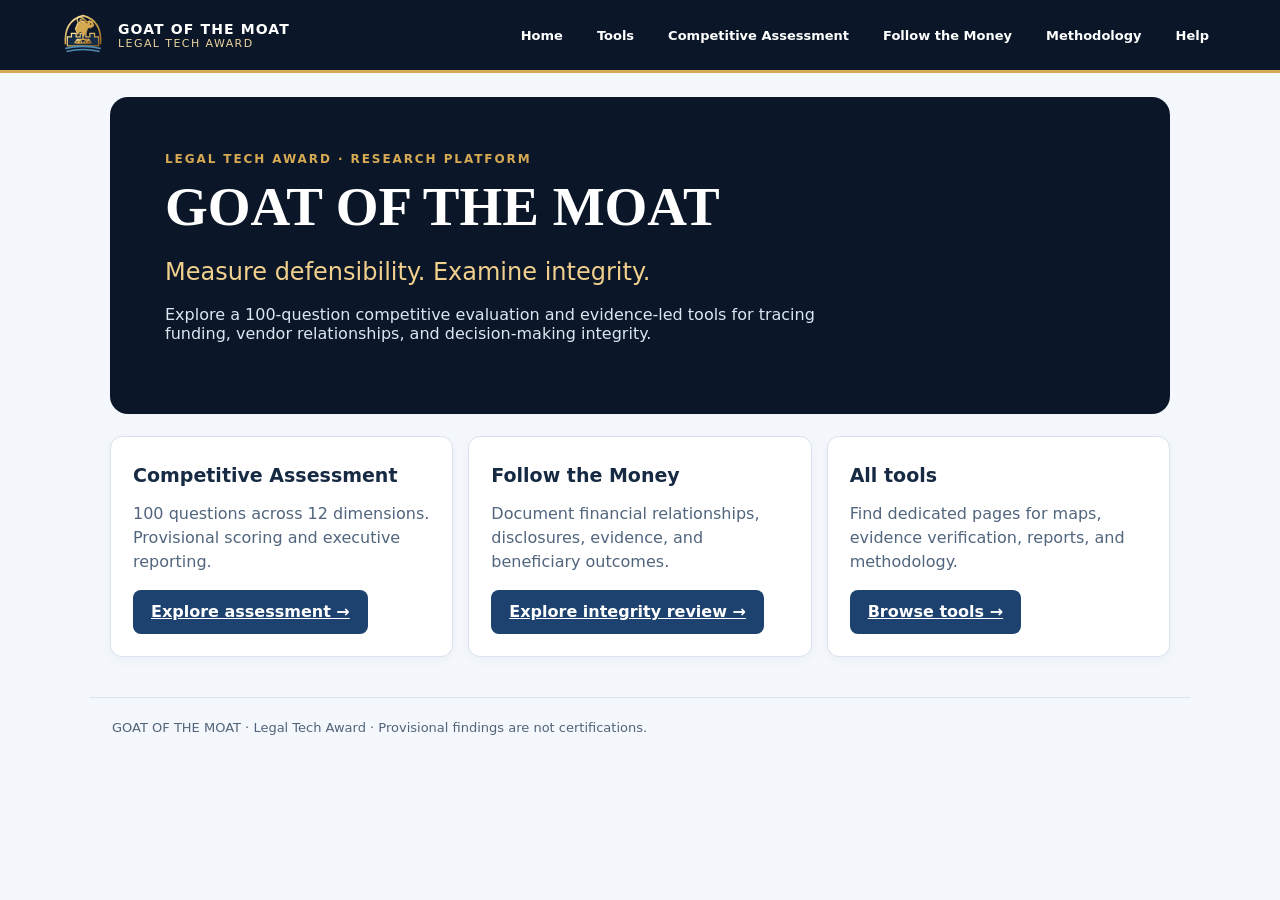
<file: index.html>
<!doctype html><html lang="en"><head><meta charset="utf-8"><meta name="viewport" content="width=device-width,initial-scale=1"><meta name="theme-color" content="#0b1728"><title>GOAT OF THE MOAT | Legal Tech Award</title><link rel="icon" href="/assets/brand/crest.svg" type="image/svg+xml"><link rel="stylesheet" href="/assets/site.css"></head><body style="background:#f4f7fb"><div id="goatShell"></div><main id="main" class="goat-page"><section class="goat-hero"><div class="goat-eyebrow">Legal Tech Award · Research Platform</div><h1>GOAT OF THE MOAT</h1><h2 style="font-weight:400;color:#f1d08d">Measure defensibility. Examine integrity.</h2><p>Explore a 100-question competitive evaluation and evidence-led tools for tracing funding, vendor relationships, and decision-making integrity.</p></section><section class="goat-cards"><article class="goat-card"><h2>Competitive Assessment</h2><p>100 questions across 12 dimensions. Provisional scoring and executive reporting.</p><a class="goat-action" href="/tools/assessment/">Explore assessment →</a></article><article class="goat-card"><h2>Follow the Money</h2><p>Document financial relationships, disclosures, evidence, and beneficiary outcomes.</p><a class="goat-action" href="/tools/follow-the-money/">Explore integrity review →</a></article><article class="goat-card"><h2>All tools</h2><p>Find dedicated pages for maps, evidence verification, reports, and methodology.</p><a class="goat-action" href="/tools/">Browse tools →</a></article></section></main><footer class="goat-footer">GOAT OF THE MOAT · Legal Tech Award · Provisional findings are not certifications.</footer><script src="/assets/site.js" defer></script></body></html>
</file>
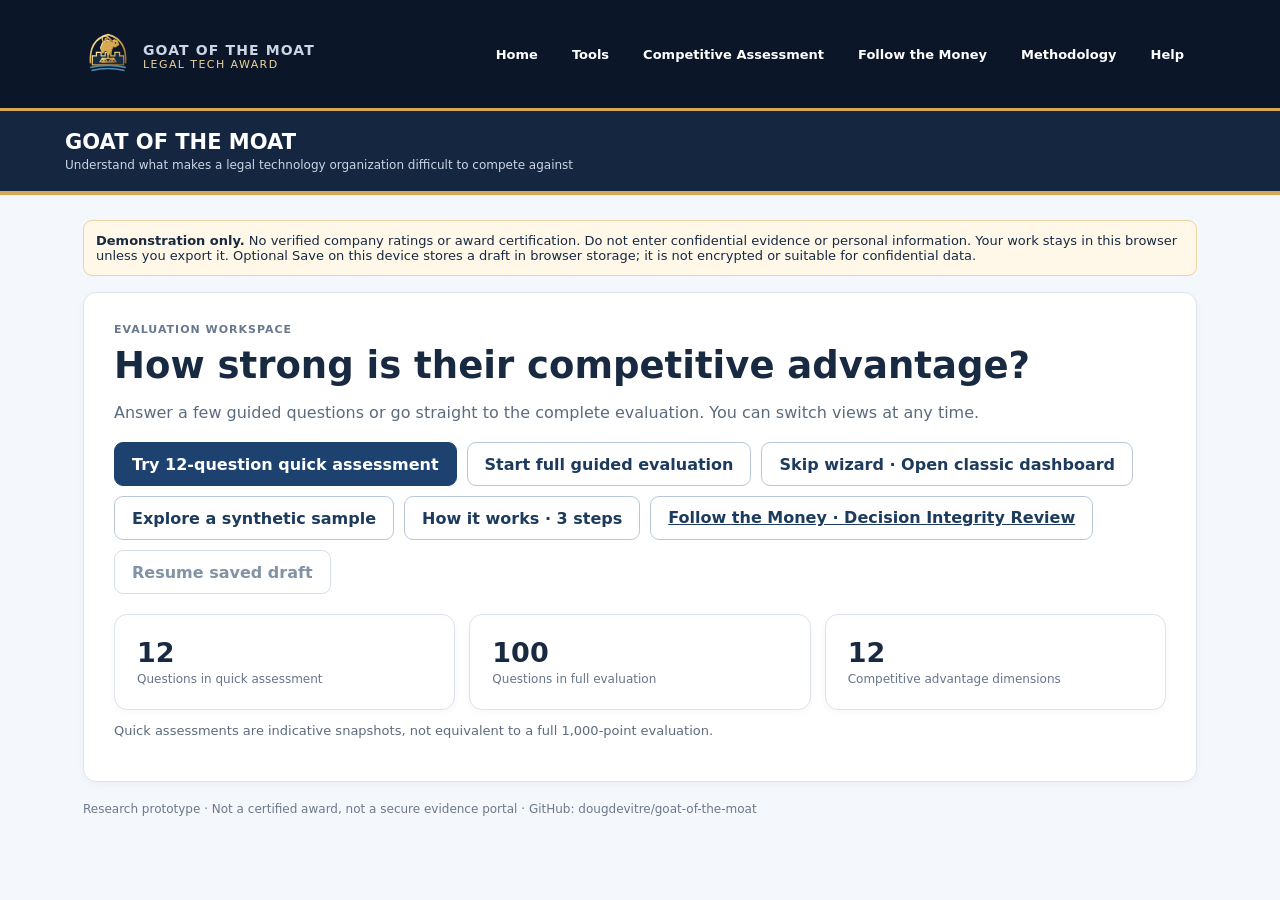
<file: dashboard/index.html>
<!doctype html><html lang="en"><head><meta charset="utf-8"><meta name="viewport" content="width=device-width,initial-scale=1"><title>GOAT of the MOAT — Evaluate with confidence</title>
<style>
:root{font-family:system-ui,-apple-system,sans-serif;color:#182942;background:#f4f7fb}*{box-sizing:border-box}body{margin:0}html{scroll-behavior:smooth}.skiplink{position:absolute;left:12px;top:-80px;background:#fff;color:#143961;padding:12px;z-index:100;border:2px solid #143961}.skiplink:focus{top:8px}.sr-only{position:absolute;width:1px;height:1px;padding:0;margin:-1px;overflow:hidden;clip:rect(0,0,0,0);white-space:nowrap;border:0}header{background:#142640;color:#fff;padding:19px max(20px,calc((100vw - 1150px)/2));border-bottom:4px solid #d5aa53}header b{font-size:21px}header span{display:block;font-size:12px;color:#cbd5e5;margin-top:4px}.wrap{max-width:1150px;margin:25px auto;padding:0 18px}.panel,.stat{background:#fff;border:1px solid #dce3ed;border-radius:13px;padding:22px;box-shadow:0 2px 8px #16294409}.hero{padding:30px}.hero h1{font-size:clamp(25px,4vw,37px);margin:8px 0}.muted{color:#5c6b7f}.small{font-size:13px}.note{background:#fff8e8;border:1px solid #e9d4a2;border-radius:9px;padding:12px;margin-bottom:16px;font-size:13px}.actions{display:flex;gap:10px;flex-wrap:wrap;margin:20px 0}.btn{border:1px solid #b8c7d8;border-radius:9px;padding:11px 17px;background:#fff;color:#1d3b5c;font:inherit;font-weight:600;cursor:pointer}.btn.primary{background:#1d426f;color:#fff;border-color:#1d426f}.btn:focus-visible,input:focus-visible,select:focus-visible,textarea:focus-visible{outline:3px solid #d3a94e;outline-offset:2px}.btn:hover{filter:brightness(.95)}.btn:disabled{opacity:.55;cursor:not-allowed}button{min-height:44px}button.jump{min-height:38px}.choice{min-height:48px}.grid{display:grid;grid-template-columns:repeat(3,1fr);gap:14px}.stat strong{font-size:27px;display:block}.stat span{font-size:12px;color:#66748b}.layout{display:grid;grid-template-columns:260px 1fr;gap:18px}.sidebar{max-height:70vh;overflow:auto}.dim{width:100%;text-align:left;background:white;border:0;border-radius:7px;padding:11px;cursor:pointer;color:#20334e}.dim.active,.dim:hover{background:#eaf0f8}.dim small{display:block;color:#65748b;margin-top:4px}.question{font-size:clamp(21px,3vw,27px);line-height:1.3;margin:13px 0}.eyebrow{text-transform:uppercase;letter-spacing:.09em;font-size:11px;color:#68788d;font-weight:700}.help{background:#f1f5fa;border-radius:10px;padding:13px;margin:14px 0;font-size:14px}.help p{margin:6px 0}.fields{display:grid;grid-template-columns:1fr 1fr;gap:14px}label{display:block;font-size:13px;font-weight:650;margin:14px 0 6px}input,select,textarea{width:100%;border:1px solid #bdcadb;border-radius:8px;padding:11px;font:inherit;color:#1b2d45;background:white}textarea{min-height:72px}.choice{display:block;border:1px solid #d4deea;border-radius:9px;padding:12px;margin:8px 0;cursor:pointer}.choice:has(input:checked){border-color:#3264a1;background:#edf4ff}.choice input{width:auto;margin-right:9px}.progress{height:9px;background:#e7edf4;border-radius:9px;overflow:hidden;margin:12px 0}.fill{height:100%;background:#2c679c;transition:width .2s}.hidden{display:none!important}.tag{display:inline-block;background:#e9eff8;border-radius:20px;padding:5px 10px;font-size:12px}.results{margin-top:16px}.resultRow{margin:10px 0}.resultRow .progress{margin:5px 0}.reportTable{width:100%;border-collapse:collapse;font-size:13px}.reportTable th,.reportTable td{border-bottom:1px solid #dce5ee;padding:9px 7px;text-align:left;vertical-align:top}.reportTable th{background:#edf2f8}.reportTable td.num{text-align:right;font-variant-numeric:tabular-nums}.reportFoot{font-size:12px;color:#586980}.insight{background:#f6f9fd;border:1px solid #dce6f2;border-radius:10px;padding:14px;margin:12px 0}.insight h3{margin:0 0 8px}.insight ul{margin:8px 0;padding-left:20px}.insight li{margin:6px 0}.jump{border:0;background:transparent;color:#174c83;text-decoration:underline;cursor:pointer;text-align:left;font:inherit;padding:3px}.chip{display:inline-block;background:#e8eef7;border-radius:8px;padding:4px 8px;font-size:12px}.foot{font-size:12px;color:#6c798b;padding:20px 0}.status{font-size:13px;color:#35516f;min-height:18px;margin-top:10px}@media(max-width:760px){.grid,.layout,.fields{grid-template-columns:1fr}.actions>.btn{flex:1 1 100%}.panel{padding:16px}.sidebar{max-height:180px}.hero{padding:20px}}
@media(max-width:380px){.wrap{padding:0 10px}.stat strong{font-size:23px}.question{font-size:21px}}@media(prefers-reduced-motion:reduce){html{scroll-behavior:auto}.fill{transition:none}}@media print{@page{size:letter;margin:0.65in}header,.note,#home,#tour,#workspace>.actions,#workspace>.grid,.layout,.foot,.btn,#resultRows{display:none!important}body{background:#fff;color:#111}#workspace{display:block!important}.wrap{max-width:none;margin:0;padding:0}.results{box-shadow:none;border:0;margin:0;padding:0}.insight{break-inside:avoid;border:1px solid #ccc;background:white}#printHeading{display:block!important}#phase8{display:block}#phase8 section:first-child{display:none}#reportSummary,#reportDimensions,#reportAppendix{display:block!important}#reportSummary{page-break-after:always}#reportAppendix{break-before:page}#reportAppendix table{font-size:10px}#reportAppendix th,#reportAppendix td{padding:5px;border:1px solid #ccc;overflow-wrap:anywhere}#reportAppendix tr{break-inside:avoid}#reportAppendix thead{display:table-header-group}a{color:#111}}#printHeading{display:none}</style><link rel="icon" href="/assets/brand/crest.svg" type="image/svg+xml"><link rel="stylesheet" href="/assets/site.css"></head><body><div id='goatShell'></div><a href="#main" class="skiplink">Skip to main content</a><header><b>GOAT OF THE MOAT</b><span>Understand what makes a legal technology organization difficult to compete against</span></header><main id="main" class="wrap" tabindex="-1">
<div class="note"><b>Demonstration only.</b> No verified company ratings or award certification. Do not enter confidential evidence or personal information. Your work stays in this browser unless you export it. Optional Save on this device stores a draft in browser storage; it is not encrypted or suitable for confidential data.</div>
<section id="home" class="panel hero"><div class="eyebrow">Evaluation workspace</div><h1>How strong is their competitive advantage?</h1><p class="muted">Answer a few guided questions or go straight to the complete evaluation. You can switch views at any time.</p><div class="actions"><button class="btn primary" id="startQuick">Try 12-question quick assessment</button><button class="btn" id="startFull">Start full guided evaluation</button><button class="btn" id="skipWizard">Skip wizard · Open classic dashboard</button><button class="btn" id="loadSample">Explore a synthetic sample</button><button class="btn" id="startTour">How it works · 3 steps</button><a class="btn" href="/dashboard/decision-integrity.html">Follow the Money · Decision Integrity Review</a><button class="btn" id="resumeDraft" disabled>Resume saved draft</button></div><div class="grid"><div class="stat"><strong>12</strong><span>Questions in quick assessment</span></div><div class="stat"><strong>100</strong><span>Questions in full evaluation</span></div><div class="stat"><strong>12</strong><span>Competitive advantage dimensions</span></div></div><p class="small muted">Quick assessments are indicative snapshots, not equivalent to a full 1,000-point evaluation.</p></section>
<section id="tour" class="panel hidden" aria-labelledby="tourTitle" tabindex="-1"><div class="eyebrow">Getting started</div><h2 id="tourTitle">Three steps to understand the evaluation</h2><ol><li><b>Choose your path:</b> try 12 questions, complete all 100, or skip the wizard.</li><li><b>Score with evidence:</b> choose a rating, describe proof, or skip questions you cannot verify.</li><li><b>Review and share:</b> inspect the scorecard, save a local draft, or print a provisional report.</li></ol><p class="small muted">No account required. Avoid confidential information. You can return to this guide at any time.</p><div class="actions"><button class="btn primary" id="tourQuick">Try quick assessment</button><button class="btn" id="tourClassic">Skip wizard</button><button class="btn" id="closeTour">Close guide</button></div></section><section id="workspace" class="hidden"><div class="actions"><button class="btn" id="goHome">← Home</button><button class="btn" id="tourFromWorkspace">How it works</button><a class="btn" href="/dashboard/decision-integrity.html">Follow the Money</a><button class="btn" id="switchMode">Switch to classic dashboard</button><button class="btn" id="export">Export my work</button><button class="btn" id="printReport">Print executive report / Save PDF</button><button class="btn" id="saveDevice">Save on this device</button><button class="btn" id="importDraft">Import saved JSON</button><input class="hidden" type="file" id="importFile" accept=".json,application/json" aria-label="Import a draft JSON file"><button class="btn" id="reset">Clear session</button></div><div class="grid"><div class="stat"><span>Weighted points recorded</span><strong id="points">0</strong></div><div class="stat"><span>Evidence coverage (full instrument)</span><strong id="coverage">0%</strong></div><div class="stat"><span>Questions scored</span><strong id="count">0 / 100</strong></div></div>
<div class="layout" style="margin-top:16px"><aside class="panel sidebar"><h2>Explore the topics</h2><div id="dimensions"></div></aside><section class="panel"><div class="eyebrow" id="modeLabel"></div><div class="progress" role="progressbar" aria-label="Question navigation progress" aria-valuemin="0" aria-valuemax="100" aria-valuenow="0" id="questionProgress"><div class="fill" id="progressFill" style="width:0%"></div></div><p class="small muted" id="progressText"></p><div class="fields"><div><label for="organization">Organization (example name)</label><input id="organization" value="Synthetic Example Organization" maxlength="100"></div><div><label for="judge">Reviewer label</label><input id="judge" value="demo-reviewer" maxlength="80"></div></div><label for="question">Choose a question</label><select id="question"></select><h2 class="question" id="prompt"></h2><p class="muted" id="plainHelp"></p><div class="help"><b>Scoring guide</b><p id="scoreGuide"></p><details><summary>See all six scoring levels</summary><div id="scoreLevels"></div></details></div><div class="help"><b>What counts as proof?</b><p id="evidenceHelp"></p><details><summary>Technical evaluation details</summary><p id="technical"></p></details></div><fieldset style="border:0;padding:0;margin:0"><legend style="font-size:13px;font-weight:650;margin:14px 0 6px">How strong is the evidence-backed advantage?</legend><div id="choices"></div></fieldset><div class="fields"><div><label for="confidence">How reliable is the proof?</label><select id="confidence"><option value="U">Not verified yet</option><option value="C">Some supporting evidence</option><option value="B">Reliable organization records</option><option value="A">Independently corroborated</option></select></div><div><label for="evidence">Evidence reference</label><input id="evidence" placeholder="Example: PUBLIC-REPORT-2026"></div></div><label for="notes">Notes (optional)</label><textarea id="notes" placeholder="Why did you choose this answer?"></textarea><div class="actions"><button class="btn primary" id="saveNext">Save and continue →</button><button class="btn" id="skipQuestion">Skip for now</button><button class="btn" id="previous">← Previous</button></div><p class="status" id="status" role="status" aria-live="polite"></p></section></div><section class="panel results"><div id="printHeading"><h1>GOAT OF THE MOAT — Executive Evaluation Report</h1><p id="printMeta"></p><p><b>Research prototype — not certified.</b> Scores and evidence references are unverified.</p></div><h2>Understand your progress</h2><p class="small muted" id="resultIntro"></p><div id="phase8"></div><div id="reportSummary" class="insight"><h3>One-page executive summary</h3><div id="summaryContent"></div></div><div id="reportDimensions" class="insight"><h3>Dimension comparison</h3><div id="dimensionComparison"></div></div><div id="resultRows"></div><div id="reportAppendix" class="insight"><h3>Evidence appendix</h3><p class="reportFoot">Evidence references are user-provided labels only; documents have not been reviewed or verified. Do not include confidential information.</p><div id="evidenceAppendix"></div></div><p class="small muted" id="coverageGate"></p></section></section><div class="foot">Research prototype · Not a certified award, not a secure evidence portal · GitHub: dougdevitre/goat-of-the-moat</div></main>
<script>
"use strict";
const $=id=>document.getElementById(id);let questions=[],dimensions=[],mode="quick",active="D1",cursor=0;const ratings=new Map();const STORAGE_KEY="goat-moat-demo-draft-v1";
const friendly=["What makes them unique?","Why do customers stay?","Does their network make them stronger?","Is the business financially healthy?","How strong is their market position?","How good is their technology?","Can customers trust them?","Has their advantage stood the test of time?","Do they execute their plans?","Do customers get better results?","Does the public benefit?","Will their advantage last?"];
const choices=[["0","Verified absence of an advantage"],["1","Very little advantage"],["2","Some advantage"],["3","A clear advantage"],["4","A strong, proven advantage"],["5","An exceptional, lasting advantage"]];
const quickIds=Array.from({length:12},(_,i)=>"D"+(i+1)+"-01");
const dimensionGuides=[
["Look for assets competitors cannot easily reproduce, such as exclusive datasets or defensible IP.","Data inventory, dated licensing or IP records, and replication analysis."],
["Look for documented switching effort, renewal patterns, and integration dependencies.","Renewal cohorts, migration estimates, and customer interviews."],
["Look for a network that becomes more useful as participation grows.","Network usage cohorts, ecosystem activity, and independent partner evidence."],
["Look for sustainable unit economics, cash discipline, and resilient revenue.","Audited financials, retention cohorts, and cash-flow trends."],
["Look for defensible market access, not simply a large marketing audience.","Market share methodology, distribution contracts, and customer adoption."],
["Look for demonstrated product differentiation and reliable innovation.","Product benchmarks, deployment history, and reproducible technical tests."],
["Look for credible compliance, operational reliability, and institutional confidence.","Independent audits, compliance records, and dated customer references."],
["Look for proof the organization has endured disruption and adapted successfully.","Multi-year operating history, incident recovery, and performance trends."],
["Look for a record of delivering strategic priorities and expansion results.","Milestone outcomes, launch evidence, and expansion economics."],
["Look for measurable improvements experienced by customers.","Outcome studies, customer benchmarks, and independently checked results."],
["Look for demonstrable accessibility, fairness, and public benefit.","Accessibility tests, affordability measures, and public-interest outcomes."],
["Look for an advantage likely to remain meaningful as technology and markets change.","Scenario analysis, investment roadmap, and competitor stress tests."]
];
function guide(q){const n=Number(q.dimension_id.slice(1))-1;return dimensionGuides[n]||["Look for independently supported performance.","Dated, attributable records."]}
function pool(){return mode==="quick"?questions.filter(q=>quickIds.includes(q.id)):questions}
function current(){return pool()[cursor]}
function setView(view){$("home").classList.toggle("hidden",view!=="home");$("workspace").classList.toggle("hidden",view==="home");$("tour").classList.add("hidden")}function showTour(){$("home").classList.add("hidden");$("workspace").classList.add("hidden");$("tour").classList.remove("hidden");$("tour").focus()}
function begin(next){mode=next;cursor=0;active="D1";setView("workspace");$("switchMode").textContent=mode==="classic"?"Use guided wizard":"Skip wizard · Classic dashboard";render()}
function render(){const arr=pool();if(cursor>=arr.length)cursor=arr.length-1;const q=current();if(!q)return;active=q.dimension_id;$("modeLabel").textContent=mode==="quick"?"Quick assessment · Indicative only":mode==="classic"?"Classic dashboard · Full instrument":"Full guided evaluation";$("progressText").textContent="Question "+(cursor+1)+" of "+arr.length+" · "+(ratings.has(q.id)?"Saved":"Not yet scored");$("progressFill").style.width=((cursor+1)/arr.length*100)+"%";$("questionProgress").setAttribute("aria-valuenow",String(Math.round((cursor+1)/arr.length*100)));const select=$("question");select.replaceChildren();arr.forEach((item,i)=>{const o=document.createElement("option");o.value=String(i);o.textContent=item.id+" · "+item.metric;select.append(o)});select.value=String(cursor);$("prompt").textContent=q.question;$("plainHelp").textContent=guide(q)[0]+" Focus: "+q.metric+".";
$("scoreGuide").textContent="0 = verified absence; 1 = weak; 2 = developing; 3 = established; 4 = strong; 5 = exceptional. Choose based on documented evidence, not an impression.";
$("scoreLevels").replaceChildren();choices.forEach(([v,label])=>{const p=document.createElement("p");p.textContent=v+" — "+label+(Number(v)>=4?" (requires especially persuasive support)":"");$("scoreLevels").append(p)});$("evidenceHelp").textContent=guide(q)[1]+" Specific requirement: "+q.evidence_requirement;$("technical").textContent="Question "+q.id+" · Measurement method: "+q.measurement_method+" · Maximum "+q.points+" points · Rubric provisional.";const list=$("choices");list.replaceChildren();const saved=ratings.get(q.id);choices.forEach(([value,label])=>{const el=document.createElement("label");el.className="choice";const radio=document.createElement("input");radio.type="radio";radio.name="rating";radio.value=value;radio.checked=saved?.rating===Number(value);el.append(radio,document.createTextNode(label));list.append(el)});$("confidence").value=saved?.confidence||"U";$("evidence").value=saved?.evidence_id||"";$("notes").value=saved?.notes||"";$("dimensions").replaceChildren();dimensions.forEach((d,i)=>{const b=document.createElement("button");b.className="dim"+(d.id===active?" active":"");b.textContent=friendly[i];const small=document.createElement("small");small.textContent=d.id+" · "+d.questions+" full questions";b.append(small);b.onclick=()=>{const index=pool().findIndex(x=>x.dimension_id===d.id);if(index>=0){cursor=index;render()}};$("dimensions").append(b)});renderMetrics()}
function goTo(id){const index=pool().findIndex(q=>q.id===id);if(index>=0){cursor=index;render();$("question").focus()}else{mode="guided";cursor=questions.findIndex(q=>q.id===id);render();$("question").focus()}}
function phaseEight(sums,covered,earned){
const root=$("phase8");root.replaceChildren();
const add=(parent,tag,text,cls)=>{const e=document.createElement(tag);if(text!==undefined)e.textContent=text;if(cls)e.className=cls;parent.append(e);return e};
const missing=pool().filter(q=>!ratings.has(q.id));
const weak=pool().filter(q=>{const r=ratings.get(q.id);return r&&r.confidence==="C"});
const absent=pool().filter(q=>{const r=ratings.get(q.id);return r&&r.rating===0});
const weakRefs=pool().filter(q=>{const r=ratings.get(q.id);return r&&r.evidence_id.trim().length<8});
const panel=add(root,"section",undefined,"insight");add(panel,"h3","Completion assistant");
add(panel,"p",ratings.size+" of 100 full-instrument questions scored. "+missing.length+" questions remain unanswered in this "+(mode==="quick"?"quick":"full")+" view.");
const todo=add(panel,"div");
if(missing.length){add(todo,"p","Next unanswered questions:");missing.slice(0,5).forEach(q=>{const b=add(todo,"button",q.id+" · "+q.metric,"jump");b.onclick=()=>goTo(q.id);todo.append(document.createElement("br"))})}else add(todo,"p","All questions in this view have a recorded answer.");
if(mode==="quick")add(panel,"p","Quick assessment results cannot be used for full award eligibility. Open the full evaluation to complete the remaining questions.","small muted");
const evidence=add(root,"section",undefined,"insight");add(evidence,"h3","Evidence quality checklist");
const checks=[
["References supplied",ratings.size+" scored answers have references (format only; contents not verified)."],
["Limited support",weak.length+" scored answers marked C (some supporting evidence)."],
["Short reference labels",weakRefs.length+" references shorter than 8 characters; check they are traceable."],
["Zero ratings",absent.length+" recorded zero ratings; verify evidence actually supports absence."],
["Missing coverage",Math.round((1000-covered)/10)+"% of the full instrument remains unscored."]
];const ul=add(evidence,"ul");checks.forEach(([a,b])=>add(ul,"li",a+": "+b));add(evidence,"p","Automated checks assess completeness and labels only. They do not inspect documents, verify claims, or certify confidence tiers.","small muted");
const report=add(root,"section",undefined,"insight");add(report,"h3","Executive scorecard · Provisional");
const overall=covered?Math.round(earned/covered*100):0;
add(report,"p","Observed performance on scored items: "+overall+"% of available points; full-instrument evidence coverage: "+Math.round(covered/10)+"%. These are separate measures.");
if(mode==="quick")add(report,"p","This is a 12-question indicative snapshot. Do not compare it directly to full 100-question assessments.","small muted");
const eligible=dimensions.map((d,i)=>({d,i,s:sums[d.id]||{earned:0,covered:0}})).filter(x=>x.s.covered>0).map(x=>({...x,pct:Math.round(x.s.earned/x.s.covered*100),cov:Math.round(x.s.covered/x.d.weight*100)}));
eligible.sort((a,b)=>b.pct-a.pct);
if(eligible.length){const top=eligible[0],bottom=eligible[eligible.length-1];add(report,"p","Highest observed area: "+friendly[top.i]+" ("+top.pct+"% of scored points, "+top.cov+"% coverage).");add(report,"p","Area to investigate: "+friendly[bottom.i]+" ("+bottom.pct+"% of scored points, "+bottom.cov+"% coverage).");}
else add(report,"p","Score at least one evidence-backed question to see observed strengths and gaps.");
const gaps=dimensions.map((d,i)=>({d,i,cov:(sums[d.id]?.covered||0)/d.weight})).sort((a,b)=>a.cov-b.cov).slice(0,3);
add(report,"p","Recommended next step: gather stronger, dated evidence and review the least-covered topics: "+gaps.map(x=>friendly[x.i]).join("; ")+".");
add(report,"p","Interpret scores cautiously: small samples and unverified evidence can produce misleading rankings. No award determination is made.","small muted");
}
function cell(tr,tag,value,cls){const el=document.createElement(tag);el.textContent=String(value);if(cls)el.className=cls;tr.append(el);return el}
function table(headers,rows){const t=document.createElement("table");t.className="reportTable";const head=document.createElement("thead"),hr=document.createElement("tr");headers.forEach(h=>cell(hr,"th",h));head.append(hr);t.append(head);const body=document.createElement("tbody");rows.forEach(row=>{const tr=document.createElement("tr");row.forEach((value,i)=>cell(tr,"td",value,i===row.length-1?"num":""));body.append(tr)});t.append(body);return t}
function renderReport(sums,covered,earned){
const scored=ratings.size,coveragePct=covered/10,performance=covered?earned/covered*100:null;
const summary=$("summaryContent");summary.replaceChildren();
const h=document.createElement("p");h.textContent="Draft result: "+earned.toFixed(1)+" / 1,000 available points recorded. "+scored+" / 100 questions scored. Evidence coverage: "+coveragePct.toFixed(1)+"%. "+(performance===null?"No scored-question performance yet.":"Observed performance on scored questions: "+performance.toFixed(1)+"%.");summary.append(h);
const warning=document.createElement("p");warning.className="reportFoot";warning.textContent=mode==="quick"?"Quick-assessment snapshot only: results are not equivalent to a full evaluation.":"Scores reflect only answered questions. Unanswered items are not zero scores. Independent verification is required.";summary.append(warning);
const high=dimensions.map((d,i)=>({d,i,s:sums[d.id]||{earned:0,covered:0}})).filter(x=>x.s.covered).map(x=>({...x,pct:x.s.earned/x.s.covered*100})).sort((a,b)=>b.pct-a.pct);
const takeaway=document.createElement("p");takeaway.textContent=high.length?"Strongest observed topic: "+friendly[high[0].i]+"; lowest observed topic: "+friendly[high[high.length-1].i]+". These comparisons are based only on answered items.":"Complete at least one evidence-backed question to identify strengths and weaknesses.";summary.append(takeaway);
const next=document.createElement("p");next.textContent="Priority action: complete missing questions, strengthen low-confidence evidence, and independently check referenced documents before drawing award conclusions.";summary.append(next);
const rows=dimensions.map((d,i)=>{const x=sums[d.id]||{earned:0,covered:0};return [d.id+" · "+friendly[i],x.earned.toFixed(1)+" / "+d.weight,(x.covered/d.weight*100).toFixed(0)+"%",x.covered?(x.earned/x.covered*100).toFixed(0)+"%":"—"]});
const comp=$("dimensionComparison");comp.replaceChildren();comp.append(table(["Dimension","Recorded points","Coverage","Observed performance"],rows));
const appendix=$("evidenceAppendix");appendix.replaceChildren();
const records=questions.filter(q=>ratings.has(q.id)).map(q=>{const r=ratings.get(q.id);return [q.id,q.metric,String(r.rating)+"/5",r.confidence,r.evidence_id]});
if(records.length)appendix.append(table(["Question","Metric","Rating","Confidence","Evidence reference"],records));else{const p=document.createElement("p");p.textContent="No evidence-backed ratings recorded.";appendix.append(p)}
const foot=document.createElement("p");foot.className="reportFoot";foot.textContent="Question registry v0.1 · Draft research instrument · Not a certified assessment · Printed "+new Date().toLocaleDateString();appendix.append(foot);
}
function renderMetrics(){let earned=0,covered=0;const sums={};for(const q of questions){const r=ratings.get(q.id);if(r){earned+=q.points*r.rating/5;covered+=q.points;(sums[q.dimension_id]??={earned:0,covered:0});sums[q.dimension_id].earned+=q.points*r.rating/5;sums[q.dimension_id].covered+=q.points}}$("points").textContent=earned.toFixed(1)+" / 1,000";$("coverage").textContent=(covered/10).toFixed(1)+"%";$("count").textContent=ratings.size+" / 100";const passed=covered>=850&&dimensions.every(d=>(sums[d.id]?.covered||0)>=d.weight*.6);$("coverageGate").textContent=mode==="quick"?"A quick assessment is a snapshot, not a full rating. Full coverage is required for formal consideration.":passed?"Draft coverage requirements met; independent verification and certification still required.":"Full assessment coverage requirements not yet met (85% overall and 60% per dimension).";$("resultIntro").textContent="Only scored questions are shown. Missing evidence is never treated as a zero score.";phaseEight(sums,covered,earned);renderReport(sums,covered,earned);$("resultRows").replaceChildren();dimensions.forEach((d,i)=>{const s=sums[d.id]||{earned:0,covered:0};const box=document.createElement("div");box.className="resultRow";const text=document.createElement("div");text.className="small";text.textContent=friendly[i]+" — "+s.earned.toFixed(1)+" / "+d.weight+" points · "+Math.round(s.covered/d.weight*100)+"% evidence coverage";const bar=document.createElement("div");bar.className="progress";const fill=document.createElement("div");fill.className="fill";fill.style.width=(s.earned/d.weight*100)+"%";bar.append(fill);box.append(text,bar);$("resultRows").append(box)})}
function save(){const q=current(),selected=document.querySelector('input[name="rating"]:checked'),confidence=$("confidence").value,evidence=$("evidence").value.trim();if(!selected||confidence==="U"||!evidence){$("status").textContent="Choose a score, a reliable evidence level, and an evidence reference—or select Skip for now.";return false}ratings.set(q.id,{question_id:q.id,rating:Number(selected.value),confidence,evidence_id:evidence,notes:$("notes").value.trim()});$("status").textContent="Answer saved in this session. Use Save on this device or Export to keep it.";return true}
function advance(delta){cursor=Math.max(0,Math.min(pool().length-1,cursor+delta));render()}
$("startTour").onclick=showTour;$("tourFromWorkspace").onclick=showTour;$("tourQuick").onclick=()=>begin("quick");$("tourClassic").onclick=()=>begin("classic");$("closeTour").onclick=()=>setView("home");$("startQuick").onclick=()=>begin("quick");$("startFull").onclick=()=>begin("guided");$("skipWizard").onclick=()=>begin("classic");$("goHome").onclick=()=>setView("home");$("switchMode").onclick=()=>{mode=mode==="classic"?"guided":"classic";cursor=0;render()};$("question").onchange=()=>{cursor=Number($("question").value);render()};$("saveNext").onclick=()=>{if(save()){advance(1);if(cursor===pool().length-1)$("status").textContent="You're at the final question. Export your work when finished."}};$("skipQuestion").onclick=()=>{advance(1);$("status").textContent="Skipped. You can return later."};$("previous").onclick=()=>advance(-1);
$("reset").onclick=()=>{if(confirm("Clear all answers and remove the saved device draft?")){ratings.clear();try{localStorage.removeItem(STORAGE_KEY)}catch(e){}cursor=0;render();updateResume();$("status").textContent="Session and device draft cleared."}};

function loadSyntheticSample(){if(ratings.size&&!confirm("Replace the current session with synthetic demonstration ratings?"))return;ratings.clear();questions.forEach((q,i)=>{if(i%5===0)return;ratings.set(q.id,{question_id:q.id,rating:1+(i%5),confidence:i%4===0?"C":i%3===0?"B":"A",evidence_id:"SYNTHETIC-EXAMPLE-"+q.id,notes:"Fictional training-only example. No real organization or evidence."})});$("organization").value="SYNTHETIC DEMO — NOT A REAL ORGANIZATION";$("judge").value="sample-reviewer";begin("guided");$("status").textContent="Synthetic example loaded. Ratings and evidence are fictional; not suitable for certification."}
$("loadSample").onclick=loadSyntheticSample;
$("printReport").onclick=()=>{$("printMeta").textContent="Organization: "+$("organization").value+" | Reviewer: "+$("judge").value+" | Date: "+new Date().toLocaleDateString()+" | Mode: "+mode;window.print()};
function draftPayload(){return {schema_version:"0.1.0",status:"draft_not_certified",assessment_mode:mode,organization:$("organization").value,judge_id:$("judge").value,exported_at:new Date().toISOString(),ratings:[...ratings.values()]}}
function validateDraft(obj){if(!obj||obj.schema_version!=="0.1.0"||!Array.isArray(obj.ratings)||obj.ratings.length>100)throw Error("Unsupported draft format");const ids=new Set(questions.map(q=>q.id));const seen=new Set();for(const r of obj.ratings){if(!ids.has(r.question_id)||seen.has(r.question_id)||!Number.isInteger(r.rating)||r.rating<0||r.rating>5||!["A","B","C"].includes(r.confidence)||typeof r.evidence_id!=="string"||!r.evidence_id.trim()||r.evidence_id.length>300||typeof(r.notes??"")!=="string"||(r.notes??"").length>3000)throw Error("Invalid answer data");seen.add(r.question_id)}if(!["quick","guided","classic"].includes(obj.assessment_mode))throw Error("Invalid assessment mode");if(typeof obj.organization!=="string"||obj.organization.length>100||typeof obj.judge_id!=="string"||obj.judge_id.length>80)throw Error("Invalid labels");return obj}
function restoreDraft(obj){validateDraft(obj);ratings.clear();obj.ratings.forEach(r=>ratings.set(r.question_id,{question_id:r.question_id,rating:r.rating,confidence:r.confidence,evidence_id:r.evidence_id,notes:r.notes||""}));$("organization").value=obj.organization;$("judge").value=obj.judge_id;begin(obj.assessment_mode);$("status").textContent="Draft restored. This is still a provisional assessment."}
function updateResume(){try{$("resumeDraft").disabled=!localStorage.getItem(STORAGE_KEY)}catch(e){$("resumeDraft").disabled=true}}
$("saveDevice").onclick=()=>{if(!confirm("Save this non-confidential draft in this browser's local storage? Anyone using this browser profile may access it. This is not encrypted or synced."))return;try{localStorage.setItem(STORAGE_KEY,JSON.stringify(draftPayload()));updateResume();$("status").textContent="Saved on this device. Export JSON for a separate backup."}catch(e){$("status").textContent="Browser storage unavailable. Export JSON instead."}};
$("resumeDraft").onclick=()=>{try{const raw=localStorage.getItem(STORAGE_KEY);if(!raw)throw Error("No saved draft");restoreDraft(JSON.parse(raw))}catch(e){alert("Could not resume: "+e.message)}};
$("importDraft").onclick=()=>$("importFile").click();
$("importFile").onchange=async()=>{const file=$("importFile").files?.[0];if(!file)return;try{if(file.size>1000000)throw Error("File exceeds 1 MB");const obj=JSON.parse(await file.text());if(!confirm("Replace your current unsaved answers with the imported draft?"))return;restoreDraft(obj);$("status").textContent="Imported "+ratings.size+" answers. Export or save to keep them."}catch(e){alert("Import failed: "+e.message)}finally{$("importFile").value=""}};
updateResume();
$("export").onclick=()=>{const obj=draftPayload();const url=URL.createObjectURL(new Blob([JSON.stringify(obj,null,2)],{type:"application/json"}));const a=document.createElement("a");a.href=url;a.download="goat-moat-draft-assessment.json";a.click();setTimeout(()=>URL.revokeObjectURL(url),1000)};
(async()=>{try{const [q,d]=await Promise.all([fetch("/data/questions.v0.1.json"),fetch("/data/dimensions.json")]);if(!q.ok||!d.ok)throw Error("Could not load registry");questions=(await q.json()).questions;dimensions=await d.json();if(questions.length!==100||dimensions.length!==12)throw Error("Invalid registry");}catch(e){$("home").insertAdjacentText("beforeend"," Error loading evaluation data: "+e.message);["startQuick","startFull","skipWizard"].forEach(id=>$(id).disabled=true)}})();
</script><script src="/assets/site.js" defer></script></body></html>
</file>
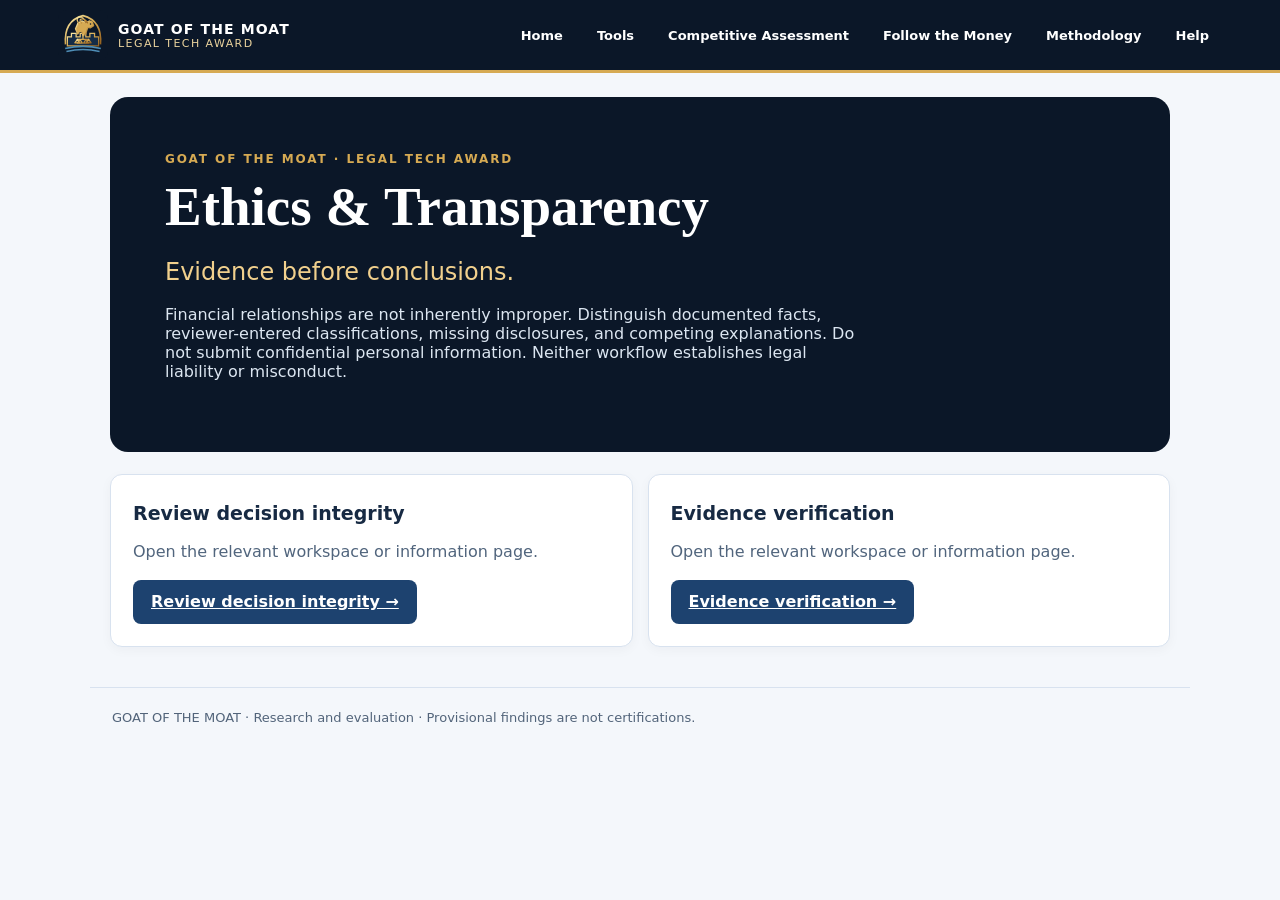
<file: ethics/index.html>
<!doctype html><html lang="en"><head><meta charset="utf-8"><meta name="viewport" content="width=device-width,initial-scale=1"><meta name="theme-color" content="#0b1728"><title>Ethics & Transparency | GOAT OF THE MOAT</title><link rel="icon" href="/assets/brand/crest.svg" type="image/svg+xml"><link rel="stylesheet" href="/assets/site.css"></head><body style="background:#f4f7fb"><div id="goatShell"></div><main id="main" class="goat-page"><section class="goat-hero"><div class="goat-eyebrow">GOAT OF THE MOAT · LEGAL TECH AWARD</div><h1>Ethics & Transparency</h1><h2 style="font-weight:400;color:#f1d08d">Evidence before conclusions.</h2><p>Financial relationships are not inherently improper. Distinguish documented facts, reviewer-entered classifications, missing disclosures, and competing explanations. Do not submit confidential personal information. Neither workflow establishes legal liability or misconduct.</p></section><section class="goat-cards" aria-label="Available actions"><article class="goat-card"><h2>Review decision integrity</h2><p>Open the relevant workspace or information page.</p><a class="goat-action" href="/tools/decision-integrity/">Review decision integrity →</a></article><article class="goat-card"><h2>Evidence verification</h2><p>Open the relevant workspace or information page.</p><a class="goat-action" href="/tools/evidence/">Evidence verification →</a></article></section></main><footer class="goat-footer">GOAT OF THE MOAT · Research and evaluation · Provisional findings are not certifications.</footer><script src="/assets/site.js" defer></script></body></html>
</file>
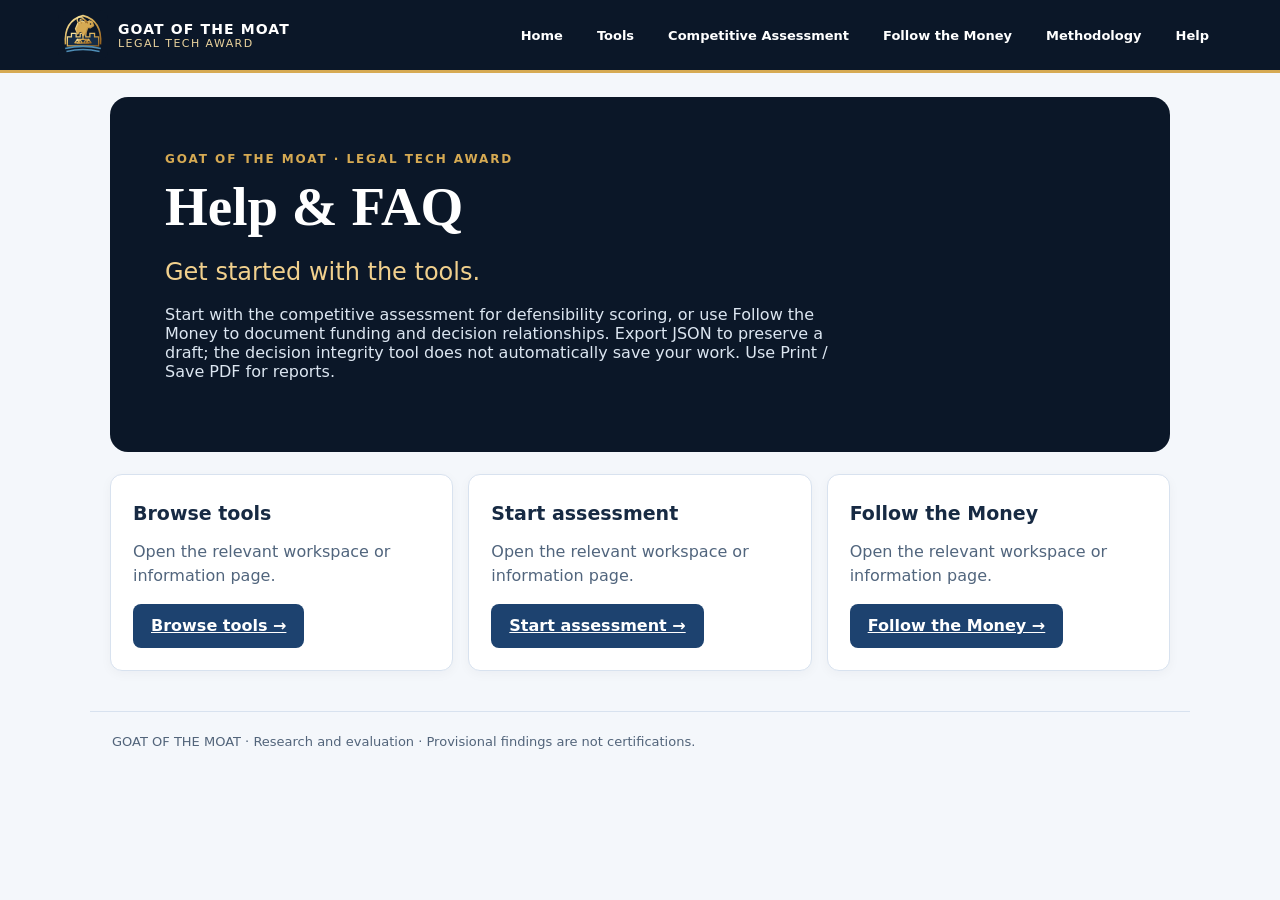
<file: help/index.html>
<!doctype html><html lang="en"><head><meta charset="utf-8"><meta name="viewport" content="width=device-width,initial-scale=1"><meta name="theme-color" content="#0b1728"><title>Help & FAQ | GOAT OF THE MOAT</title><link rel="icon" href="/assets/brand/crest.svg" type="image/svg+xml"><link rel="stylesheet" href="/assets/site.css"></head><body style="background:#f4f7fb"><div id="goatShell"></div><main id="main" class="goat-page"><section class="goat-hero"><div class="goat-eyebrow">GOAT OF THE MOAT · LEGAL TECH AWARD</div><h1>Help & FAQ</h1><h2 style="font-weight:400;color:#f1d08d">Get started with the tools.</h2><p>Start with the competitive assessment for defensibility scoring, or use Follow the Money to document funding and decision relationships. Export JSON to preserve a draft; the decision integrity tool does not automatically save your work. Use Print / Save PDF for reports.</p></section><section class="goat-cards" aria-label="Available actions"><article class="goat-card"><h2>Browse tools</h2><p>Open the relevant workspace or information page.</p><a class="goat-action" href="/tools/">Browse tools →</a></article><article class="goat-card"><h2>Start assessment</h2><p>Open the relevant workspace or information page.</p><a class="goat-action" href="/dashboard/">Start assessment →</a></article><article class="goat-card"><h2>Follow the Money</h2><p>Open the relevant workspace or information page.</p><a class="goat-action" href="/dashboard/decision-integrity.html">Follow the Money →</a></article></section></main><footer class="goat-footer">GOAT OF THE MOAT · Research and evaluation · Provisional findings are not certifications.</footer><script src="/assets/site.js" defer></script></body></html>
</file>
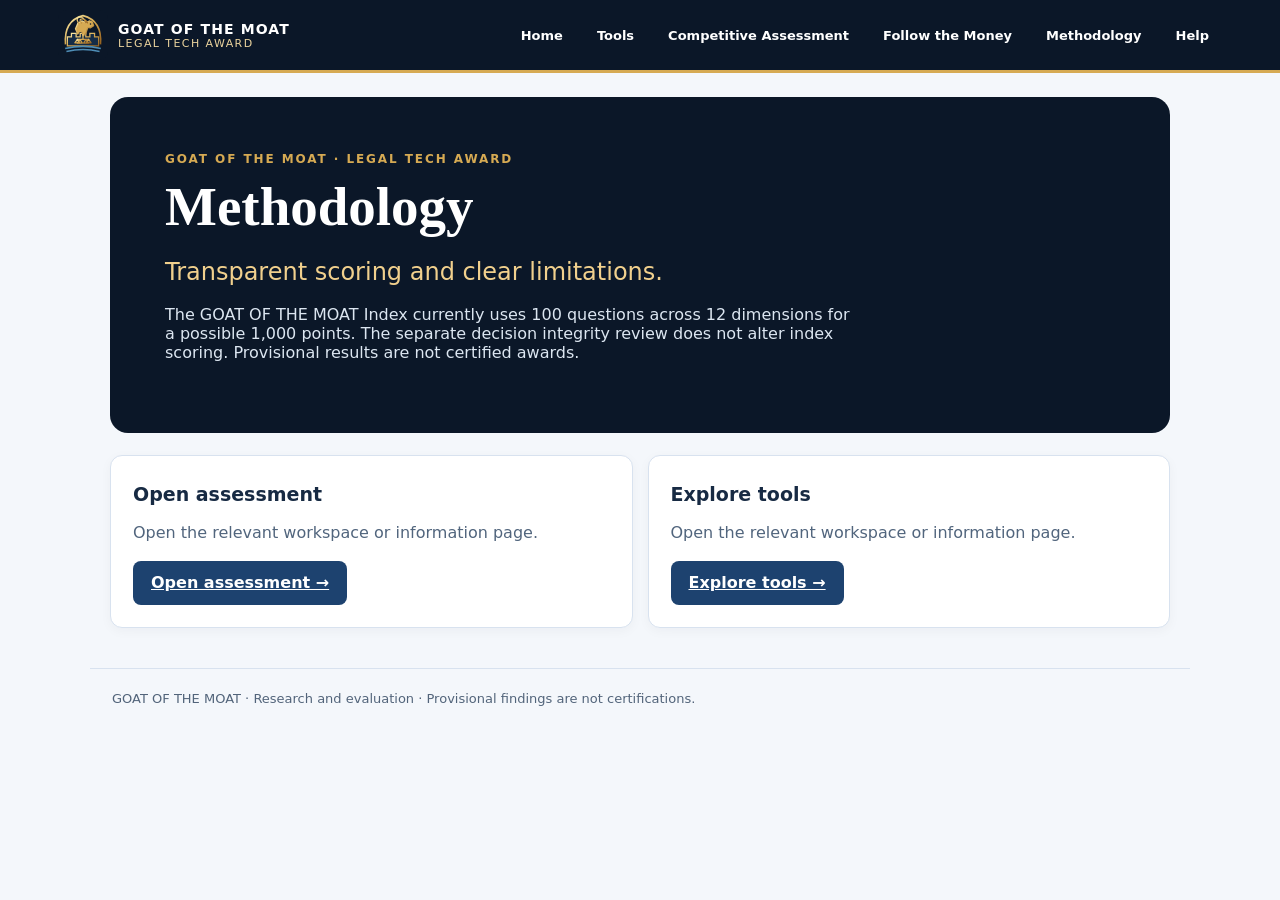
<file: methodology/index.html>
<!doctype html><html lang="en"><head><meta charset="utf-8"><meta name="viewport" content="width=device-width,initial-scale=1"><meta name="theme-color" content="#0b1728"><title>Methodology | GOAT OF THE MOAT</title><link rel="icon" href="/assets/brand/crest.svg" type="image/svg+xml"><link rel="stylesheet" href="/assets/site.css"></head><body style="background:#f4f7fb"><div id="goatShell"></div><main id="main" class="goat-page"><section class="goat-hero"><div class="goat-eyebrow">GOAT OF THE MOAT · LEGAL TECH AWARD</div><h1>Methodology</h1><h2 style="font-weight:400;color:#f1d08d">Transparent scoring and clear limitations.</h2><p>The GOAT OF THE MOAT Index currently uses 100 questions across 12 dimensions for a possible 1,000 points. The separate decision integrity review does not alter index scoring. Provisional results are not certified awards.</p></section><section class="goat-cards" aria-label="Available actions"><article class="goat-card"><h2>Open assessment</h2><p>Open the relevant workspace or information page.</p><a class="goat-action" href="/dashboard/">Open assessment →</a></article><article class="goat-card"><h2>Explore tools</h2><p>Open the relevant workspace or information page.</p><a class="goat-action" href="/tools/">Explore tools →</a></article></section></main><footer class="goat-footer">GOAT OF THE MOAT · Research and evaluation · Provisional findings are not certifications.</footer><script src="/assets/site.js" defer></script></body></html>
</file>
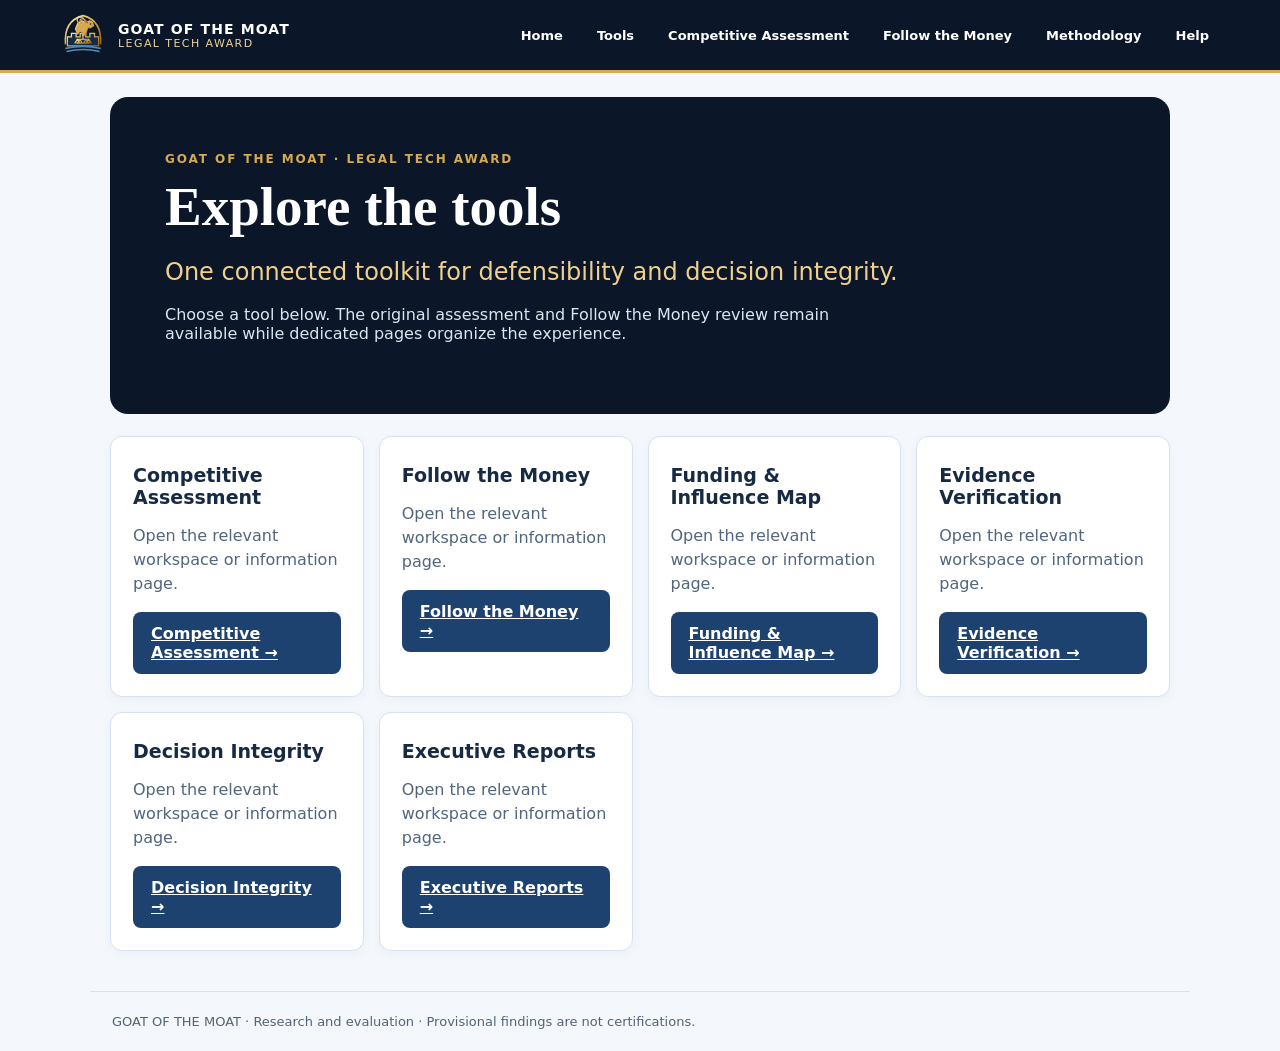
<file: tools/index.html>
<!doctype html><html lang="en"><head><meta charset="utf-8"><meta name="viewport" content="width=device-width,initial-scale=1"><meta name="theme-color" content="#0b1728"><title>Explore the tools | GOAT OF THE MOAT</title><link rel="icon" href="/assets/brand/crest.svg" type="image/svg+xml"><link rel="stylesheet" href="/assets/site.css"></head><body style="background:#f4f7fb"><div id="goatShell"></div><main id="main" class="goat-page"><section class="goat-hero"><div class="goat-eyebrow">GOAT OF THE MOAT · LEGAL TECH AWARD</div><h1>Explore the tools</h1><h2 style="font-weight:400;color:#f1d08d">One connected toolkit for defensibility and decision integrity.</h2><p>Choose a tool below. The original assessment and Follow the Money review remain available while dedicated pages organize the experience.</p></section><section class="goat-cards" aria-label="Available actions"><article class="goat-card"><h2>Competitive Assessment</h2><p>Open the relevant workspace or information page.</p><a class="goat-action" href="/tools/assessment/">Competitive Assessment →</a></article><article class="goat-card"><h2>Follow the Money</h2><p>Open the relevant workspace or information page.</p><a class="goat-action" href="/tools/follow-the-money/">Follow the Money →</a></article><article class="goat-card"><h2>Funding & Influence Map</h2><p>Open the relevant workspace or information page.</p><a class="goat-action" href="/tools/influence-map/">Funding & Influence Map →</a></article><article class="goat-card"><h2>Evidence Verification</h2><p>Open the relevant workspace or information page.</p><a class="goat-action" href="/tools/evidence/">Evidence Verification →</a></article><article class="goat-card"><h2>Decision Integrity</h2><p>Open the relevant workspace or information page.</p><a class="goat-action" href="/tools/decision-integrity/">Decision Integrity →</a></article><article class="goat-card"><h2>Executive Reports</h2><p>Open the relevant workspace or information page.</p><a class="goat-action" href="/tools/reports/">Executive Reports →</a></article></section></main><footer class="goat-footer">GOAT OF THE MOAT · Research and evaluation · Provisional findings are not certifications.</footer><script src="/assets/site.js" defer></script></body></html>
</file>
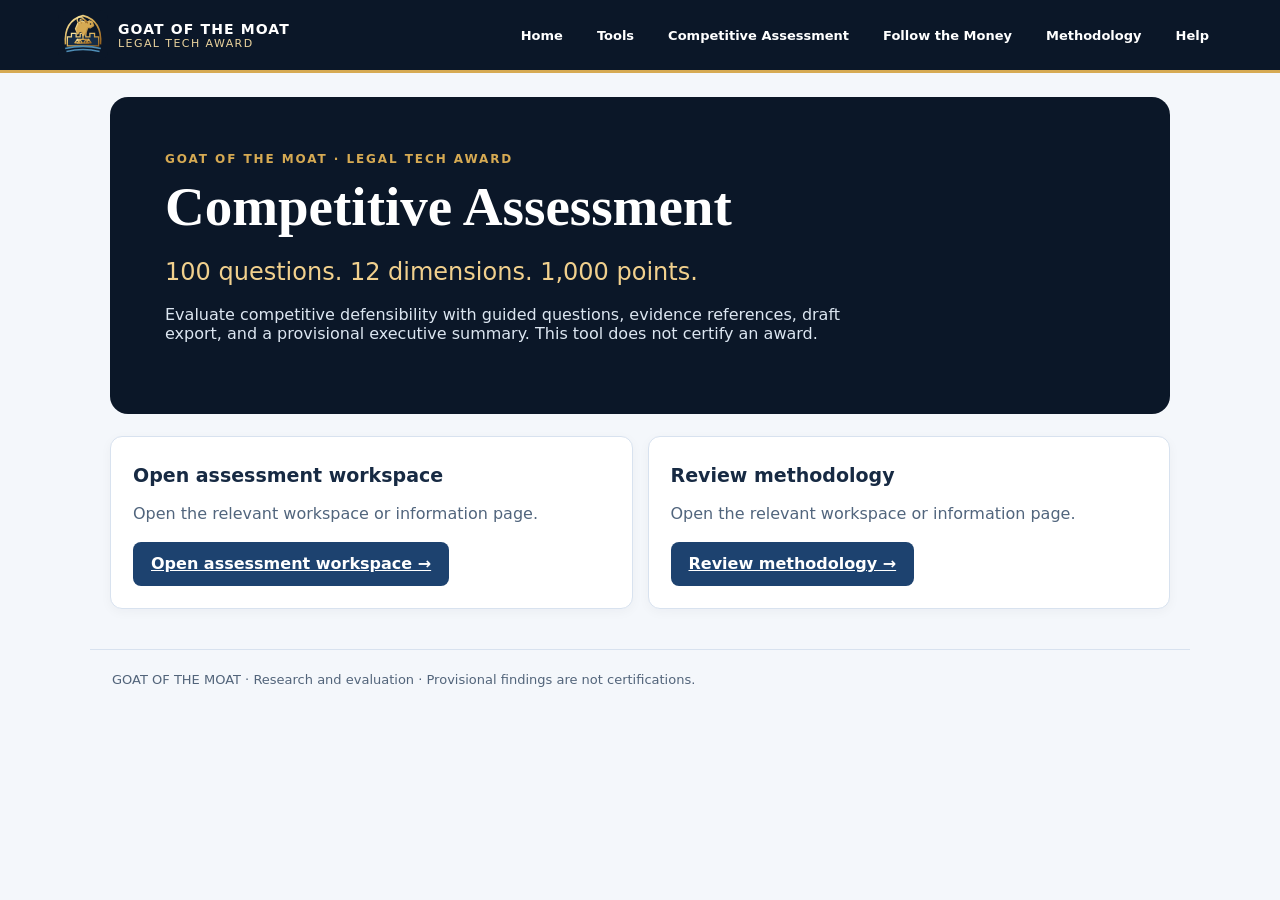
<file: tools/assessment/index.html>
<!doctype html><html lang="en"><head><meta charset="utf-8"><meta name="viewport" content="width=device-width,initial-scale=1"><meta name="theme-color" content="#0b1728"><title>Competitive Assessment | GOAT OF THE MOAT</title><link rel="icon" href="/assets/brand/crest.svg" type="image/svg+xml"><link rel="stylesheet" href="/assets/site.css"></head><body style="background:#f4f7fb"><div id="goatShell"></div><main id="main" class="goat-page"><section class="goat-hero"><div class="goat-eyebrow">GOAT OF THE MOAT · LEGAL TECH AWARD</div><h1>Competitive Assessment</h1><h2 style="font-weight:400;color:#f1d08d">100 questions. 12 dimensions. 1,000 points.</h2><p>Evaluate competitive defensibility with guided questions, evidence references, draft export, and a provisional executive summary. This tool does not certify an award.</p></section><section class="goat-cards" aria-label="Available actions"><article class="goat-card"><h2>Open assessment workspace</h2><p>Open the relevant workspace or information page.</p><a class="goat-action" href="/dashboard/">Open assessment workspace →</a></article><article class="goat-card"><h2>Review methodology</h2><p>Open the relevant workspace or information page.</p><a class="goat-action" href="/methodology/">Review methodology →</a></article></section></main><footer class="goat-footer">GOAT OF THE MOAT · Research and evaluation · Provisional findings are not certifications.</footer><script src="/assets/site.js" defer></script></body></html>
</file>
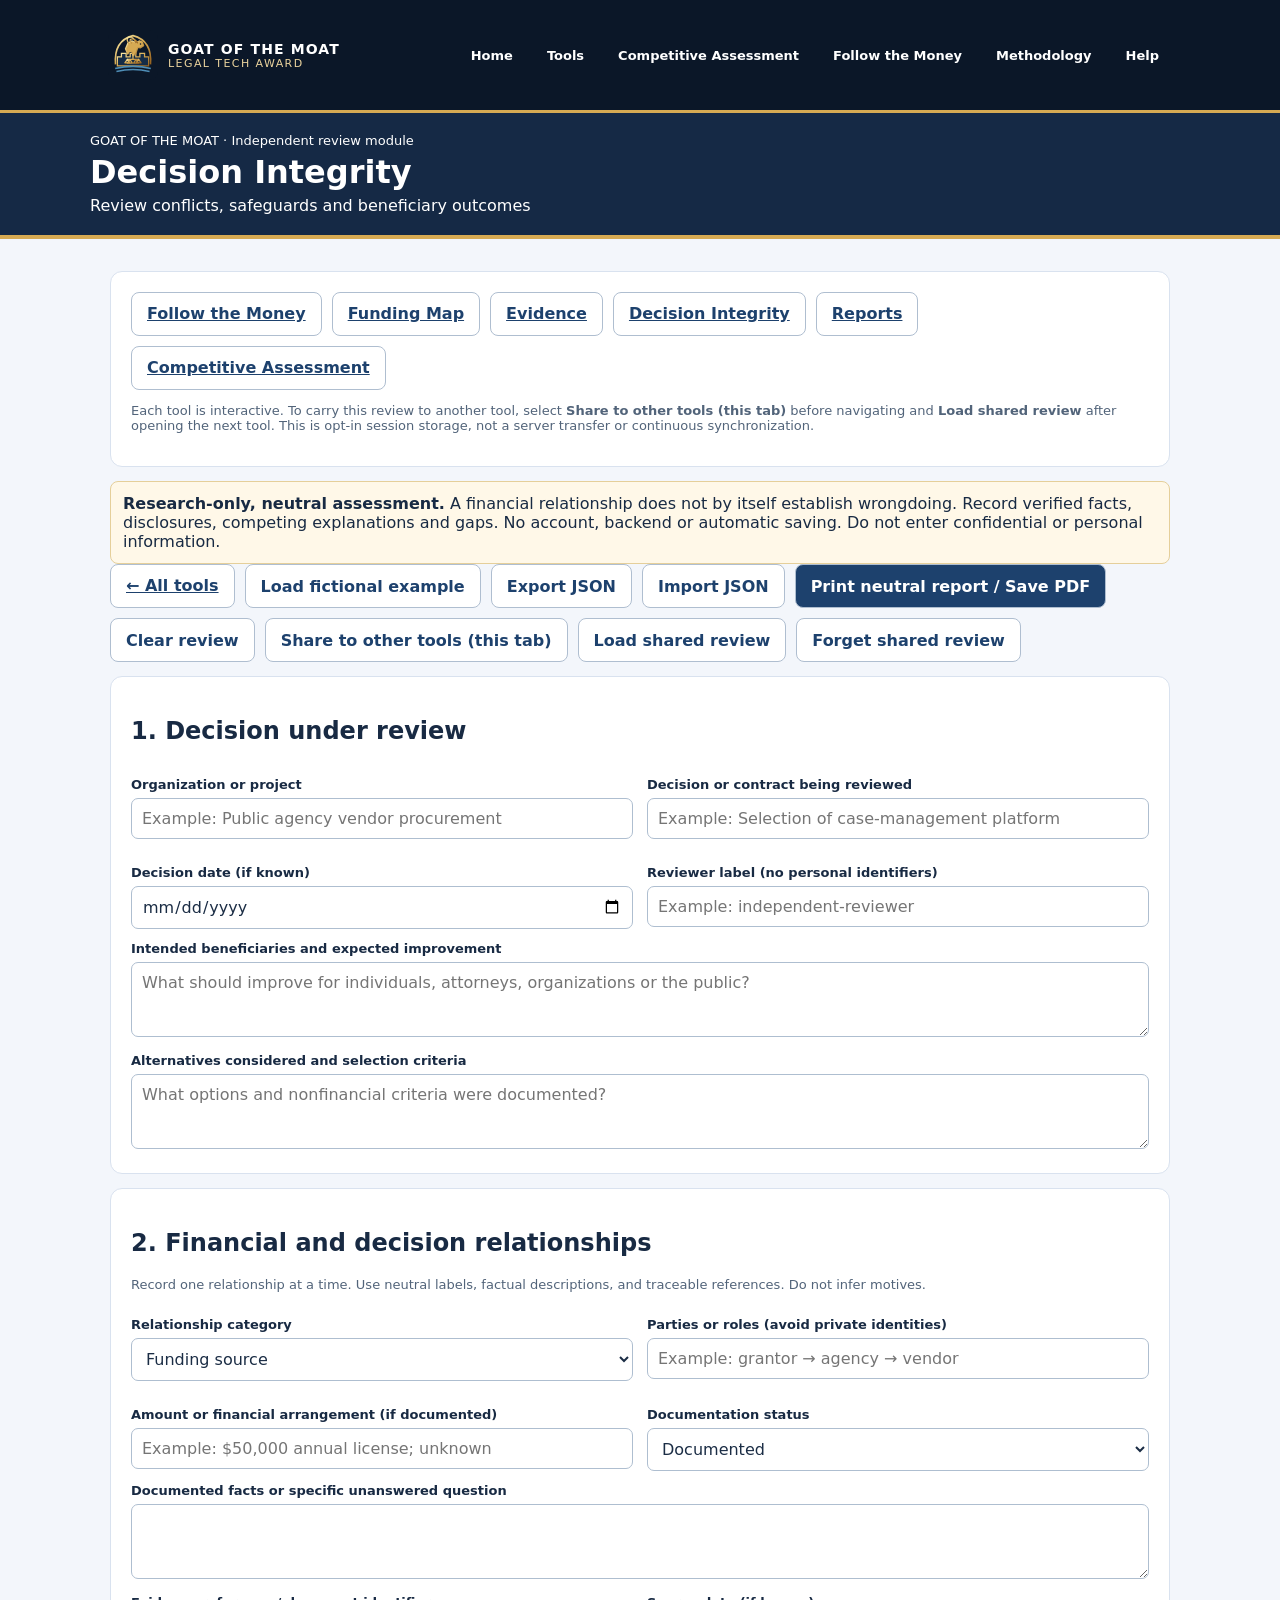
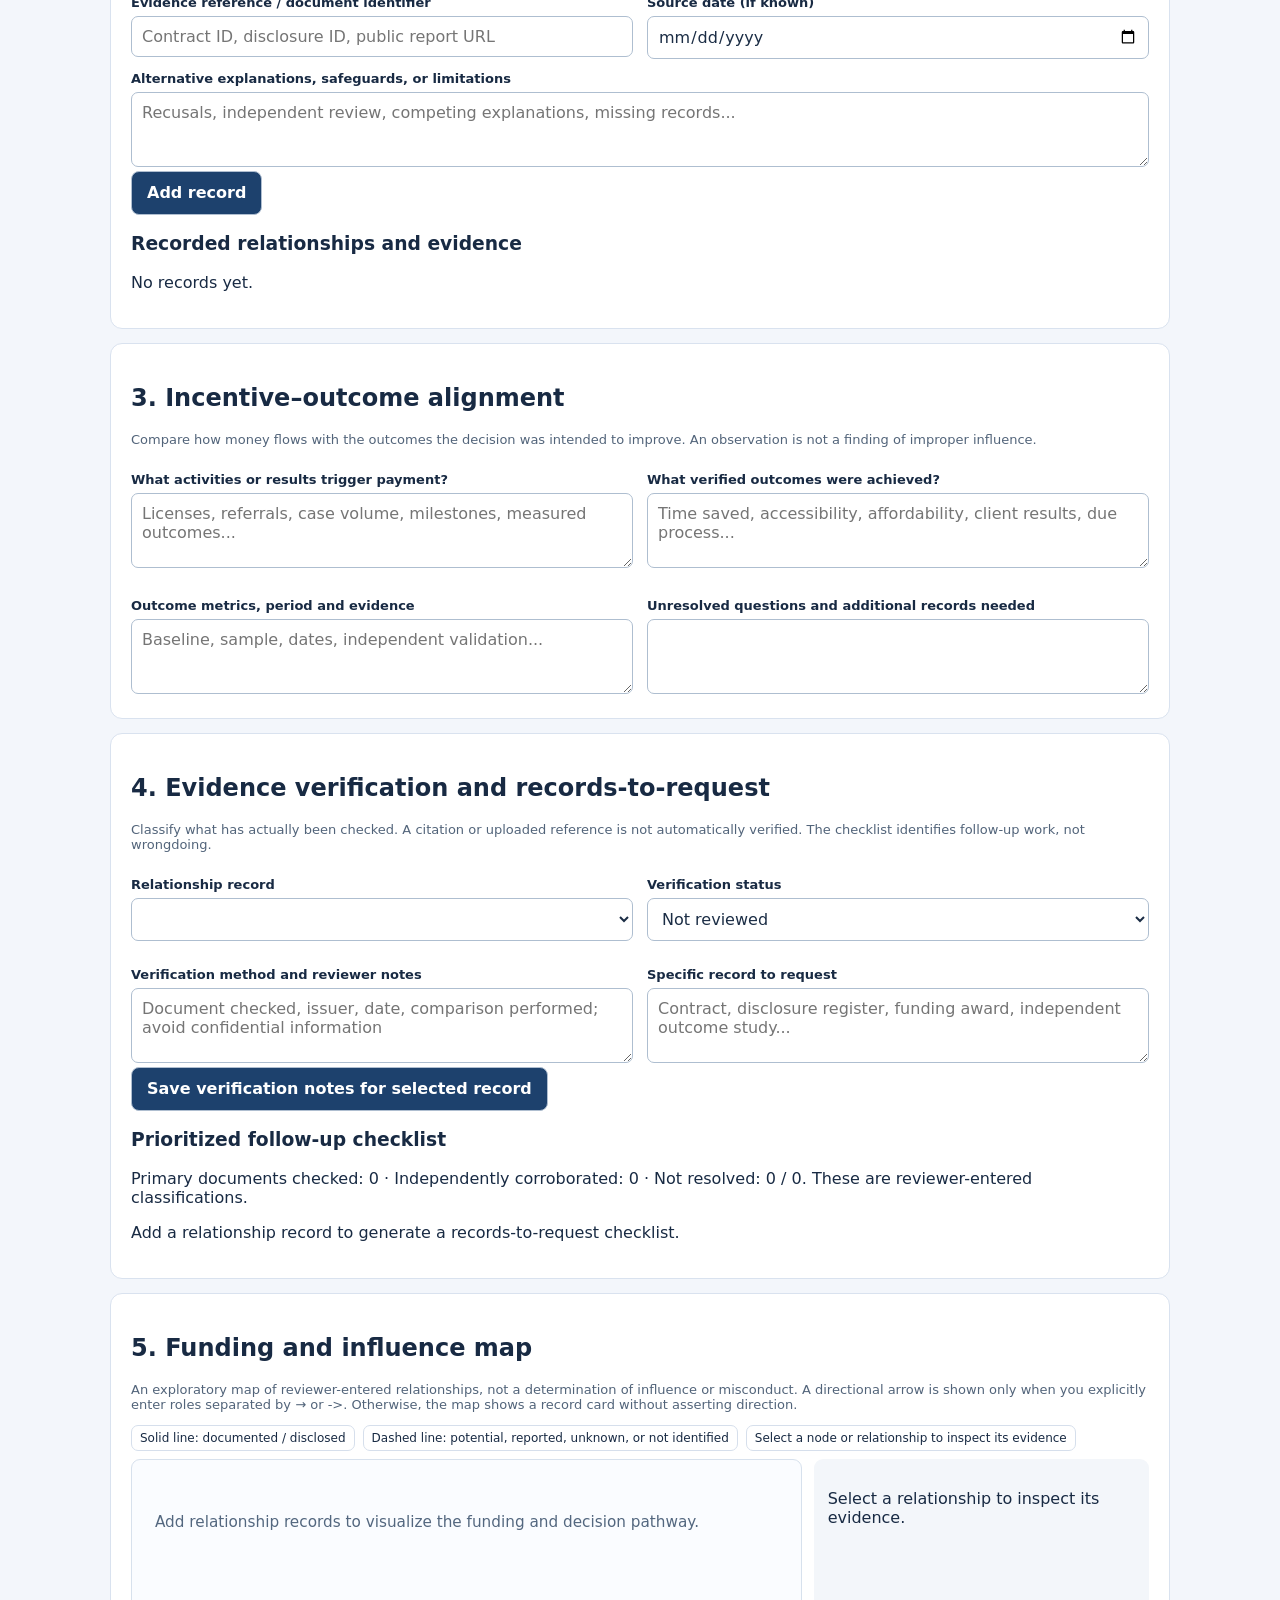
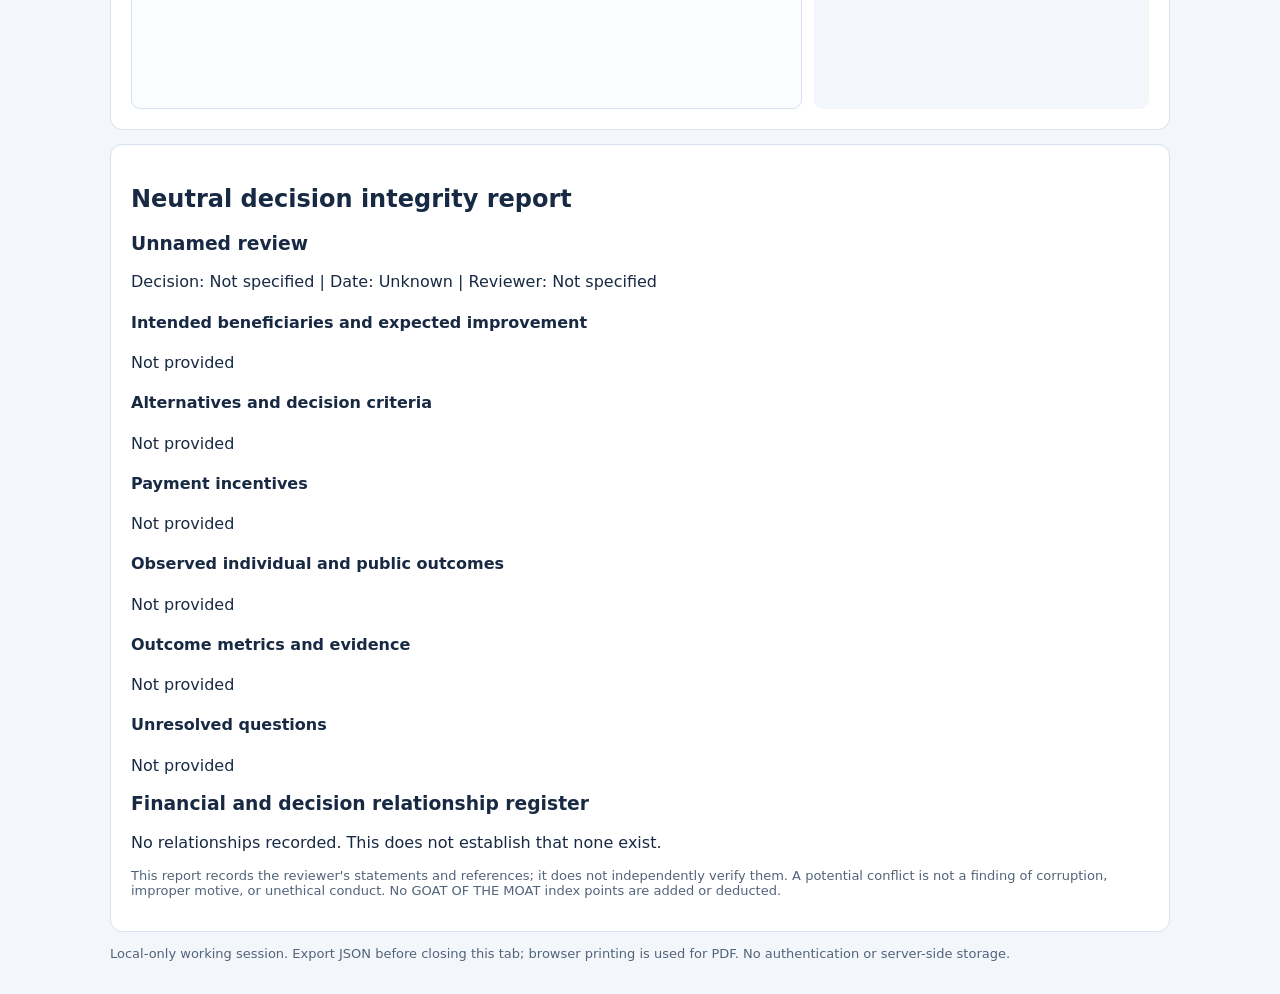
<file: tools/decision-integrity/index.html>
<!doctype html><html lang="en"><head><meta charset="utf-8"><meta name="viewport" content="width=device-width,initial-scale=1"><title>Decision Integrity | GOAT OF THE MOAT</title><link rel="stylesheet" href="/assets/decision-integrity.css"><link rel="icon" href="/assets/brand/crest.svg" type="image/svg+xml"><link rel="stylesheet" href="/assets/site.css"></head><body><div id='goatShell'></div><a class="skip" href="#main">Skip to main content</a><header><div class="small">GOAT OF THE MOAT · Independent review module</div><h1>Decision Integrity</h1><div>Review conflicts, safeguards and beneficiary outcomes</div></header><main id="main"><div class="panel" style="margin-top:12px"><div class="row"><a class="btn" href="/tools/follow-the-money/">Follow the Money</a><a class="btn" href="/tools/influence-map/">Funding Map</a><a class="btn" href="/tools/evidence/">Evidence</a><a class="btn" href="/tools/decision-integrity/">Decision Integrity</a><a class="btn" href="/tools/reports/">Reports</a><a class="btn" href="/dashboard/">Competitive Assessment</a></div><p class="small muted">Each tool is interactive. To carry this review to another tool, select <b>Share to other tools (this tab)</b> before navigating and <b>Load shared review</b> after opening the next tool. This is opt-in session storage, not a server transfer or continuous synchronization.</p></div><div class="notice"><b>Research-only, neutral assessment.</b> A financial relationship does not by itself establish wrongdoing. Record verified facts, disclosures, competing explanations and gaps. No account, backend or automatic saving. Do not enter confidential or personal information.</div>
<div class="row controls"><a class="btn" href="/tools/">← All tools</a><button class="btn" id="sample">Load fictional example</button><button class="btn" id="export">Export JSON</button><button class="btn" id="import">Import JSON</button><input id="file" type="file" accept=".json,application/json" hidden><button class="btn primary" id="print">Print neutral report / Save PDF</button><button class="btn" id="clear">Clear review</button><button class="btn" id="shareSession">Share to other tools (this tab)</button><button class="btn" id="loadSession">Load shared review</button><button class="btn" id="forgetSession">Forget shared review</button><span id="shareStatus" role="status" aria-live="polite" class="status"></span></div>
<section class="panel editor"><h2>1. Decision under review</h2><div class="grid"><div><label for="subject">Organization or project</label><input id="subject" maxlength="140" placeholder="Example: Public agency vendor procurement"></div><div><label for="decision">Decision or contract being reviewed</label><input id="decision" maxlength="180" placeholder="Example: Selection of case-management platform"></div><div><label for="date">Decision date (if known)</label><input id="date" type="date"></div><div><label for="reviewer">Reviewer label (no personal identifiers)</label><input id="reviewer" maxlength="80" placeholder="Example: independent-reviewer"></div></div><label for="purpose">Intended beneficiaries and expected improvement</label><textarea id="purpose" maxlength="1500" placeholder="What should improve for individuals, attorneys, organizations or the public?"></textarea><label for="alternatives">Alternatives considered and selection criteria</label><textarea id="alternatives" maxlength="1500" placeholder="What options and nonfinancial criteria were documented?"></textarea></section>
<section class="panel editor"><h2>2. Financial and decision relationships</h2><p class="muted small">Record one relationship at a time. Use neutral labels, factual descriptions, and traceable references. Do not infer motives.</p><div class="grid"><div><label for="category">Relationship category</label><select id="category"><option value="Funding source">Funding source</option><option value="Vendor relationship">Vendor relationship</option><option value="Decision-maker disclosure">Decision-maker disclosure</option><option value="Incentive and payment model">Incentive and payment model</option><option value="Individual or public outcome">Individual or public outcome</option><option value="Procurement and accountability">Procurement and accountability</option></select></div><div><label for="party">Parties or roles (avoid private identities)</label><input id="party" maxlength="180" placeholder="Example: grantor → agency → vendor"></div><div><label for="amount">Amount or financial arrangement (if documented)</label><input id="amount" maxlength="120" placeholder="Example: $50,000 annual license; unknown"></div><div><label for="state">Documentation status</label><select id="state"><option>Documented</option><option>Disclosed and managed</option><option>Potential conflict requiring review</option><option>Reported but unverified</option><option>Unknown / not disclosed</option><option>No conflict identified in reviewed records</option></select></div></div><label for="facts">Documented facts or specific unanswered question</label><textarea id="facts" maxlength="2200"></textarea><div class="grid"><div><label for="source">Evidence reference / document identifier</label><input id="source" maxlength="240" placeholder="Contract ID, disclosure ID, public report URL"></div><div><label for="sourceDate">Source date (if known)</label><input id="sourceDate" type="date"></div></div><label for="counter">Alternative explanations, safeguards, or limitations</label><textarea id="counter" maxlength="1400" placeholder="Recusals, independent review, competing explanations, missing records..."></textarea><div class="row"><button class="btn primary" id="add">Add record</button><span id="formStatus" class="status" role="status" aria-live="polite"></span></div><h3>Recorded relationships and evidence</h3><div id="entries"><p class="muted">No records yet.</p></div></section>
<section class="panel editor"><h2>3. Incentive–outcome alignment</h2><p class="muted small">Compare how money flows with the outcomes the decision was intended to improve. An observation is not a finding of improper influence.</p><div class="grid"><div><label for="reward">What activities or results trigger payment?</label><textarea id="reward" maxlength="1600" placeholder="Licenses, referrals, case volume, milestones, measured outcomes..."></textarea></div><div><label for="outcomes">What verified outcomes were achieved?</label><textarea id="outcomes" maxlength="1600" placeholder="Time saved, accessibility, affordability, client results, due process..."></textarea></div><div><label for="metrics">Outcome metrics, period and evidence</label><textarea id="metrics" maxlength="1600" placeholder="Baseline, sample, dates, independent validation..."></textarea></div><div><label for="gaps">Unresolved questions and additional records needed</label><textarea id="gaps" maxlength="1600"></textarea></div></div></section>
<section class="panel editor" id="verificationPanel"><h2>4. Evidence verification and records-to-request</h2><p class="muted small">Classify what has actually been checked. A citation or uploaded reference is not automatically verified. The checklist identifies follow-up work, not wrongdoing.</p><div class="grid"><div><label for="verifyRecord">Relationship record</label><select id="verifyRecord"></select></div><div><label for="verifyStatus">Verification status</label><select id="verifyStatus"><option value="not-reviewed">Not reviewed</option><option value="primary-verified">Primary document independently checked</option><option value="secondary-corroborated">Independent secondary source corroborated</option><option value="claim-unverified">Claim not independently verified</option><option value="missing-disclosure">Disclosure or relevant record missing</option><option value="conflicting-evidence">Competing or conflicting evidence</option></select></div><div><label for="verifyMethod">Verification method and reviewer notes</label><textarea id="verifyMethod" maxlength="1600" placeholder="Document checked, issuer, date, comparison performed; avoid confidential information"></textarea></div><div><label for="verifyRequest">Specific record to request</label><textarea id="verifyRequest" maxlength="1200" placeholder="Contract, disclosure register, funding award, independent outcome study..."></textarea></div></div><div class="row"><button class="btn primary" id="saveVerification">Save verification notes for selected record</button><span class="status" id="verifyMessage" role="status" aria-live="polite"></span></div><h3>Prioritized follow-up checklist</h3><div id="verificationSummary"></div><div id="requestChecklist"></div></section><section class="panel" id="mapPanel"><h2>5. Funding and influence map</h2><p class="small muted">An exploratory map of reviewer-entered relationships, not a determination of influence or misconduct. A directional arrow is shown only when you explicitly enter roles separated by → or ->. Otherwise, the map shows a record card without asserting direction.</p><div class="mapLegend"><span>Solid line: documented / disclosed</span><span>Dashed line: potential, reported, unknown, or not identified</span><span>Select a node or relationship to inspect its evidence</span></div><div class="mapGrid"><div class="mapFrame"><svg id="relationshipMap" role="img" aria-label="Funding and decision relationship map" viewBox="0 0 700 250"></svg></div><aside class="mapDetail" id="mapDetail" tabindex="0" aria-live="polite">Select a relationship to view its recorded evidence and limitations.</aside></div></section><section class="panel" id="report"><div class="printOnly"><h1>GOAT OF THE MOAT</h1><p>Decision Integrity Review · Provisional factual record · Not a determination of misconduct</p></div><h2>Neutral decision integrity report</h2><div id="reportBody"></div><p class="small muted">This report records the reviewer's statements and references; it does not independently verify them. A potential conflict is not a finding of corruption, improper motive, or unethical conduct. No GOAT OF THE MOAT index points are added or deducted.</p></section>
<p class="small muted">Local-only working session. Export JSON before closing this tab; browser printing is used for PDF. No authentication or server-side storage.</p></main><script src="/assets/decision-integrity.js" defer></script><script src="/assets/site.js" defer></script></body></html>
</file>
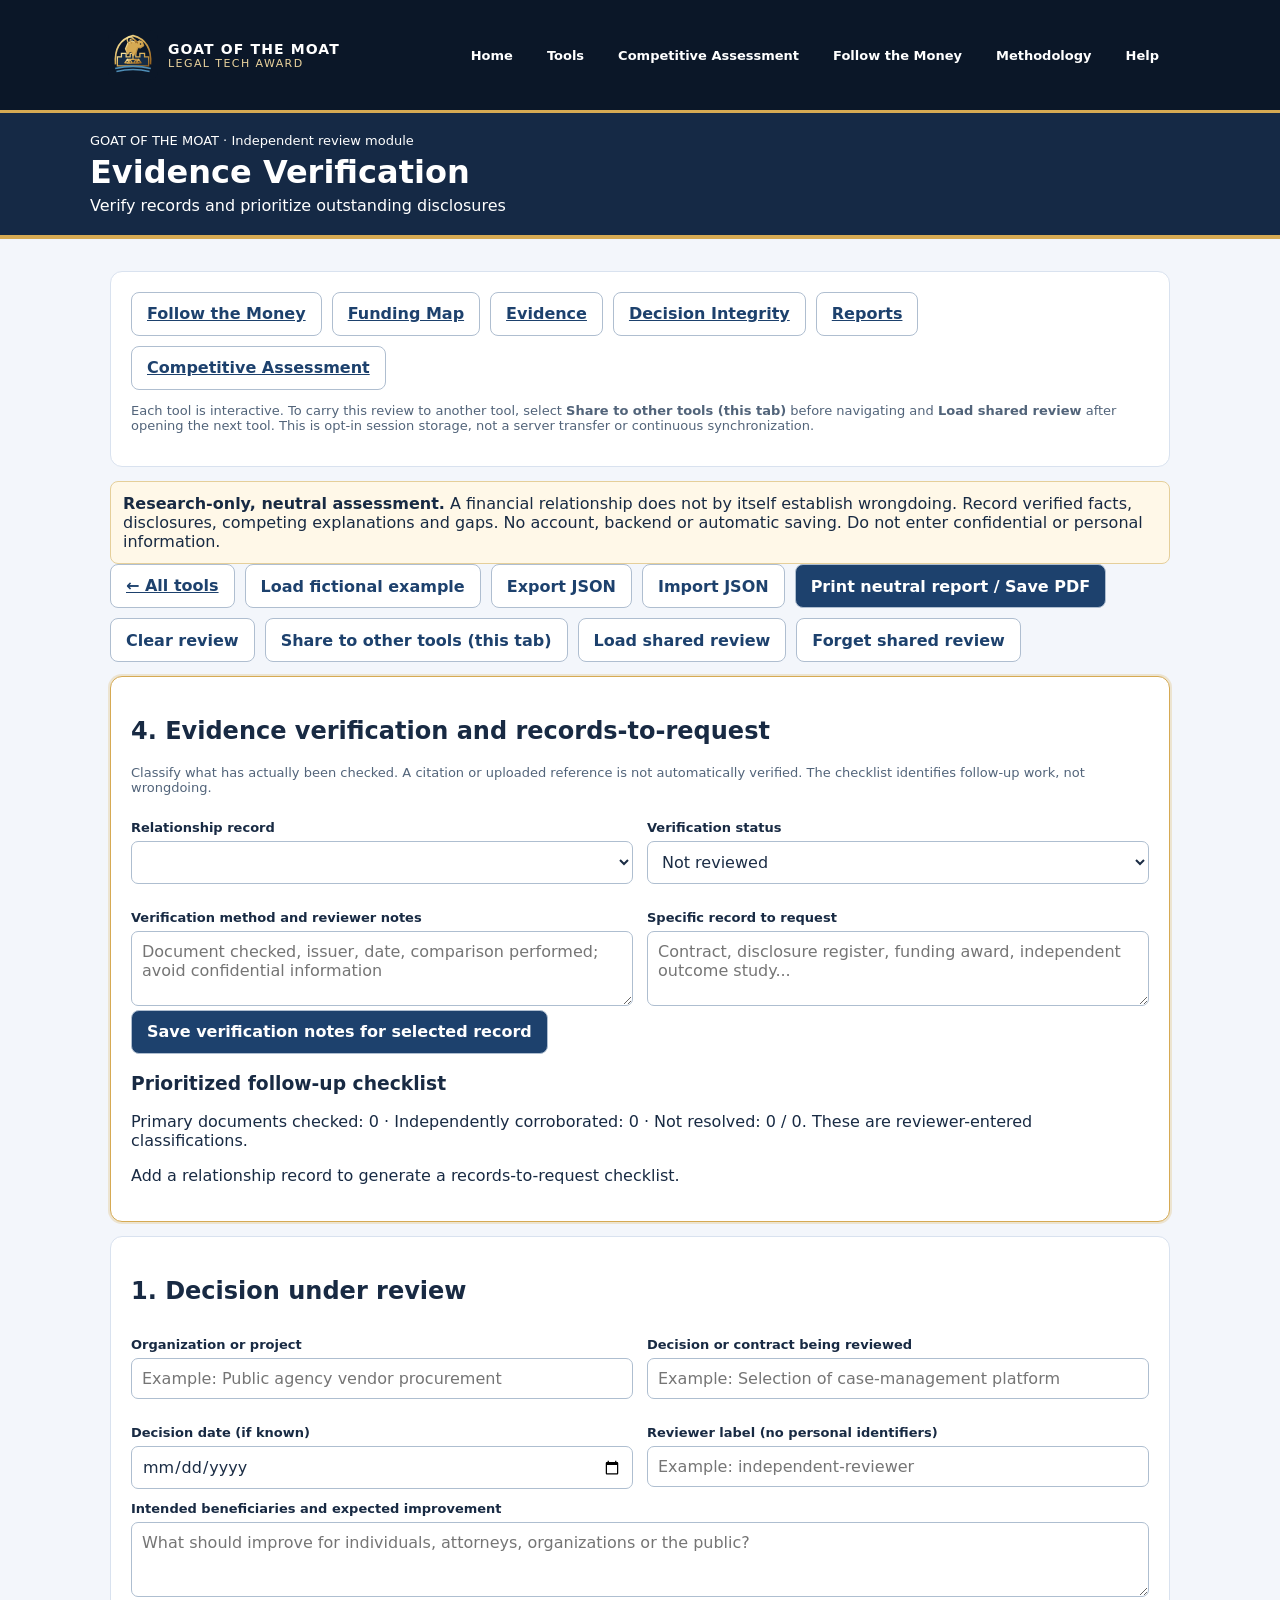
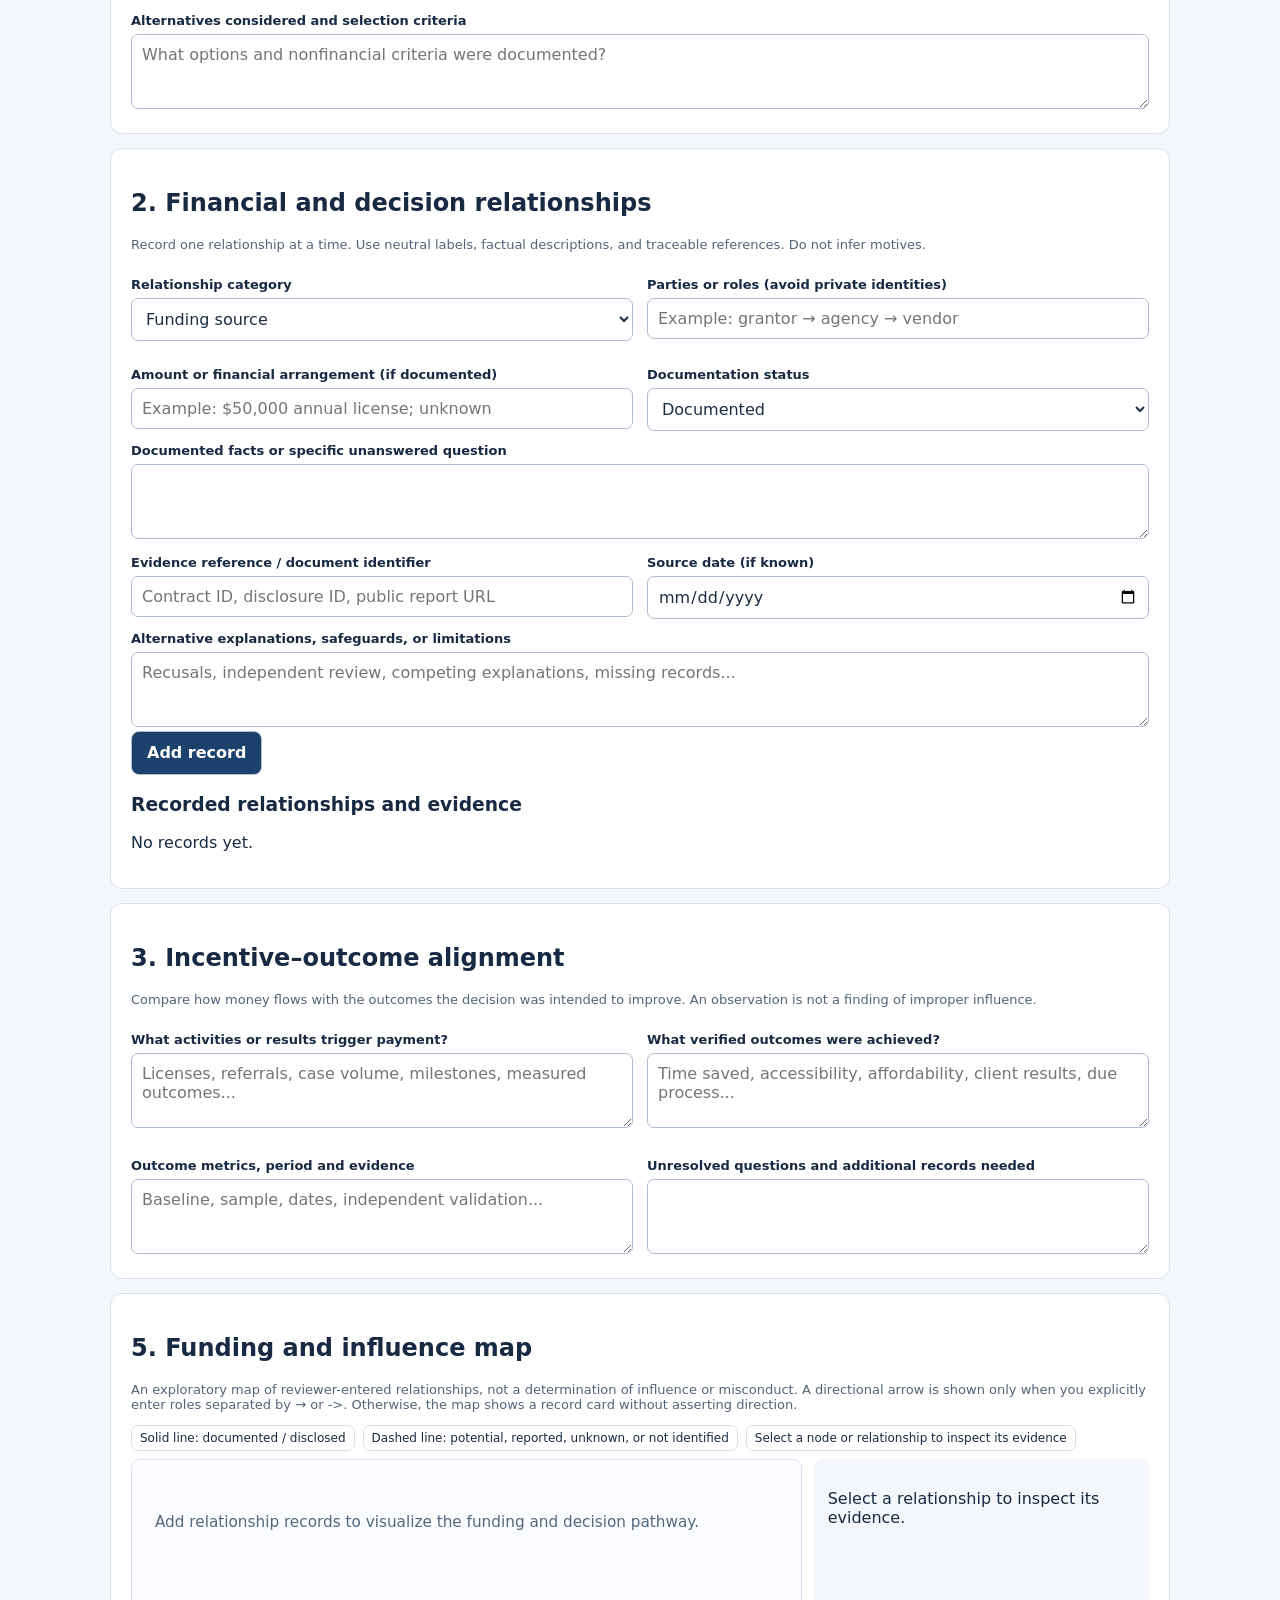
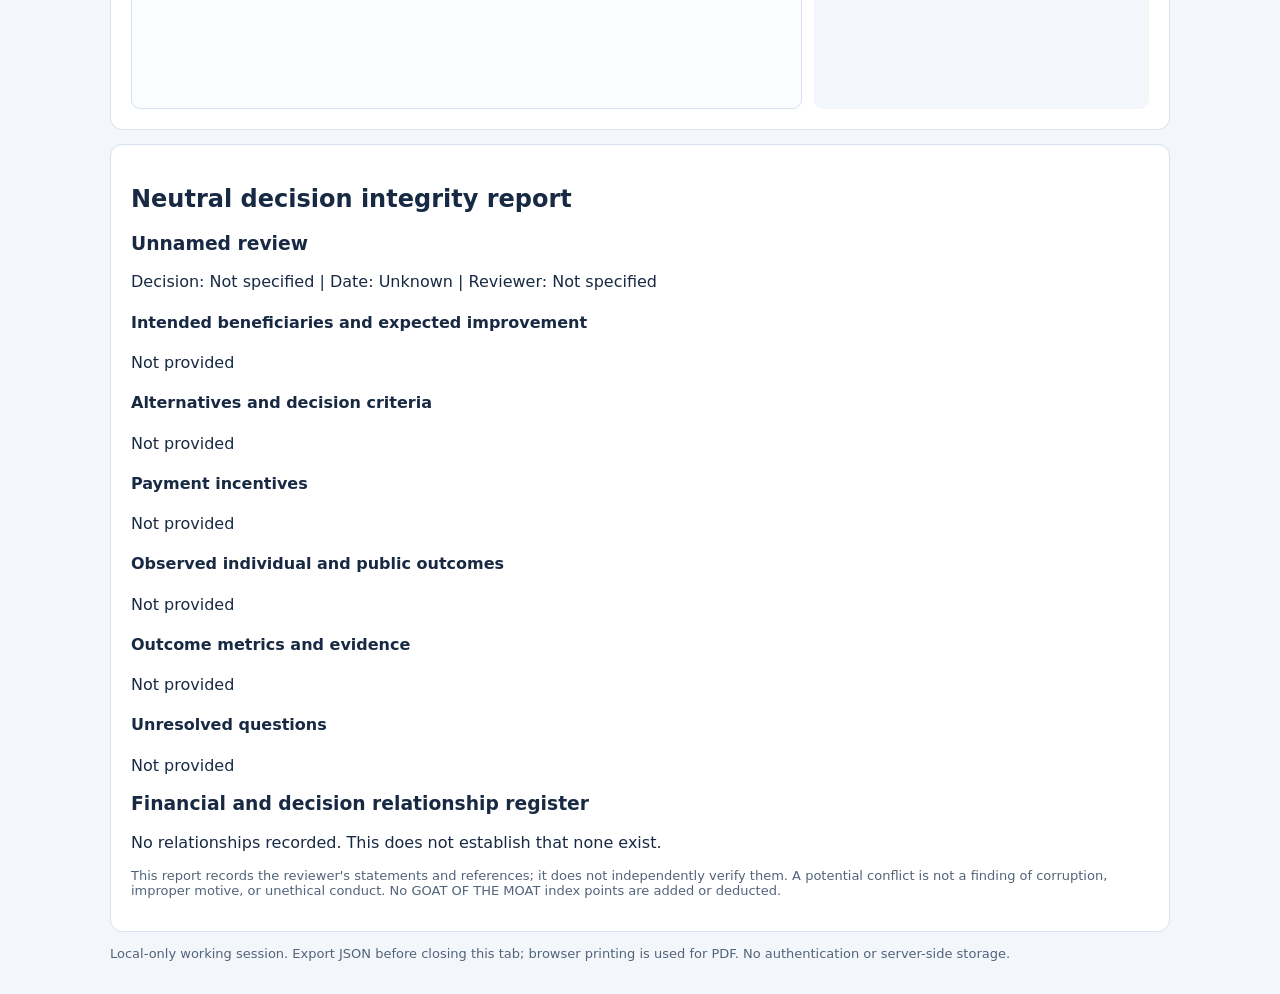
<file: tools/evidence/index.html>
<!doctype html><html lang="en"><head><meta charset="utf-8"><meta name="viewport" content="width=device-width,initial-scale=1"><title>Evidence Verification | GOAT OF THE MOAT</title><link rel="stylesheet" href="/assets/decision-integrity.css"><link rel="icon" href="/assets/brand/crest.svg" type="image/svg+xml"><link rel="stylesheet" href="/assets/site.css"></head><body><div id='goatShell'></div><a class="skip" href="#main">Skip to main content</a><header><div class="small">GOAT OF THE MOAT · Independent review module</div><h1>Evidence Verification</h1><div>Verify records and prioritize outstanding disclosures</div></header><main id="main"><div class="panel" style="margin-top:12px"><div class="row"><a class="btn" href="/tools/follow-the-money/">Follow the Money</a><a class="btn" href="/tools/influence-map/">Funding Map</a><a class="btn" href="/tools/evidence/">Evidence</a><a class="btn" href="/tools/decision-integrity/">Decision Integrity</a><a class="btn" href="/tools/reports/">Reports</a><a class="btn" href="/dashboard/">Competitive Assessment</a></div><p class="small muted">Each tool is interactive. To carry this review to another tool, select <b>Share to other tools (this tab)</b> before navigating and <b>Load shared review</b> after opening the next tool. This is opt-in session storage, not a server transfer or continuous synchronization.</p></div><div class="notice"><b>Research-only, neutral assessment.</b> A financial relationship does not by itself establish wrongdoing. Record verified facts, disclosures, competing explanations and gaps. No account, backend or automatic saving. Do not enter confidential or personal information.</div>
<div class="row controls"><a class="btn" href="/tools/">← All tools</a><button class="btn" id="sample">Load fictional example</button><button class="btn" id="export">Export JSON</button><button class="btn" id="import">Import JSON</button><input id="file" type="file" accept=".json,application/json" hidden><button class="btn primary" id="print">Print neutral report / Save PDF</button><button class="btn" id="clear">Clear review</button><button class="btn" id="shareSession">Share to other tools (this tab)</button><button class="btn" id="loadSession">Load shared review</button><button class="btn" id="forgetSession">Forget shared review</button><span id="shareStatus" role="status" aria-live="polite" class="status"></span></div>
<section class="panel editor"><h2>1. Decision under review</h2><div class="grid"><div><label for="subject">Organization or project</label><input id="subject" maxlength="140" placeholder="Example: Public agency vendor procurement"></div><div><label for="decision">Decision or contract being reviewed</label><input id="decision" maxlength="180" placeholder="Example: Selection of case-management platform"></div><div><label for="date">Decision date (if known)</label><input id="date" type="date"></div><div><label for="reviewer">Reviewer label (no personal identifiers)</label><input id="reviewer" maxlength="80" placeholder="Example: independent-reviewer"></div></div><label for="purpose">Intended beneficiaries and expected improvement</label><textarea id="purpose" maxlength="1500" placeholder="What should improve for individuals, attorneys, organizations or the public?"></textarea><label for="alternatives">Alternatives considered and selection criteria</label><textarea id="alternatives" maxlength="1500" placeholder="What options and nonfinancial criteria were documented?"></textarea></section>
<section class="panel editor"><h2>2. Financial and decision relationships</h2><p class="muted small">Record one relationship at a time. Use neutral labels, factual descriptions, and traceable references. Do not infer motives.</p><div class="grid"><div><label for="category">Relationship category</label><select id="category"><option value="Funding source">Funding source</option><option value="Vendor relationship">Vendor relationship</option><option value="Decision-maker disclosure">Decision-maker disclosure</option><option value="Incentive and payment model">Incentive and payment model</option><option value="Individual or public outcome">Individual or public outcome</option><option value="Procurement and accountability">Procurement and accountability</option></select></div><div><label for="party">Parties or roles (avoid private identities)</label><input id="party" maxlength="180" placeholder="Example: grantor → agency → vendor"></div><div><label for="amount">Amount or financial arrangement (if documented)</label><input id="amount" maxlength="120" placeholder="Example: $50,000 annual license; unknown"></div><div><label for="state">Documentation status</label><select id="state"><option>Documented</option><option>Disclosed and managed</option><option>Potential conflict requiring review</option><option>Reported but unverified</option><option>Unknown / not disclosed</option><option>No conflict identified in reviewed records</option></select></div></div><label for="facts">Documented facts or specific unanswered question</label><textarea id="facts" maxlength="2200"></textarea><div class="grid"><div><label for="source">Evidence reference / document identifier</label><input id="source" maxlength="240" placeholder="Contract ID, disclosure ID, public report URL"></div><div><label for="sourceDate">Source date (if known)</label><input id="sourceDate" type="date"></div></div><label for="counter">Alternative explanations, safeguards, or limitations</label><textarea id="counter" maxlength="1400" placeholder="Recusals, independent review, competing explanations, missing records..."></textarea><div class="row"><button class="btn primary" id="add">Add record</button><span id="formStatus" class="status" role="status" aria-live="polite"></span></div><h3>Recorded relationships and evidence</h3><div id="entries"><p class="muted">No records yet.</p></div></section>
<section class="panel editor"><h2>3. Incentive–outcome alignment</h2><p class="muted small">Compare how money flows with the outcomes the decision was intended to improve. An observation is not a finding of improper influence.</p><div class="grid"><div><label for="reward">What activities or results trigger payment?</label><textarea id="reward" maxlength="1600" placeholder="Licenses, referrals, case volume, milestones, measured outcomes..."></textarea></div><div><label for="outcomes">What verified outcomes were achieved?</label><textarea id="outcomes" maxlength="1600" placeholder="Time saved, accessibility, affordability, client results, due process..."></textarea></div><div><label for="metrics">Outcome metrics, period and evidence</label><textarea id="metrics" maxlength="1600" placeholder="Baseline, sample, dates, independent validation..."></textarea></div><div><label for="gaps">Unresolved questions and additional records needed</label><textarea id="gaps" maxlength="1600"></textarea></div></div></section>
<section class="panel editor" id="verificationPanel"><h2>4. Evidence verification and records-to-request</h2><p class="muted small">Classify what has actually been checked. A citation or uploaded reference is not automatically verified. The checklist identifies follow-up work, not wrongdoing.</p><div class="grid"><div><label for="verifyRecord">Relationship record</label><select id="verifyRecord"></select></div><div><label for="verifyStatus">Verification status</label><select id="verifyStatus"><option value="not-reviewed">Not reviewed</option><option value="primary-verified">Primary document independently checked</option><option value="secondary-corroborated">Independent secondary source corroborated</option><option value="claim-unverified">Claim not independently verified</option><option value="missing-disclosure">Disclosure or relevant record missing</option><option value="conflicting-evidence">Competing or conflicting evidence</option></select></div><div><label for="verifyMethod">Verification method and reviewer notes</label><textarea id="verifyMethod" maxlength="1600" placeholder="Document checked, issuer, date, comparison performed; avoid confidential information"></textarea></div><div><label for="verifyRequest">Specific record to request</label><textarea id="verifyRequest" maxlength="1200" placeholder="Contract, disclosure register, funding award, independent outcome study..."></textarea></div></div><div class="row"><button class="btn primary" id="saveVerification">Save verification notes for selected record</button><span class="status" id="verifyMessage" role="status" aria-live="polite"></span></div><h3>Prioritized follow-up checklist</h3><div id="verificationSummary"></div><div id="requestChecklist"></div></section><section class="panel" id="mapPanel"><h2>5. Funding and influence map</h2><p class="small muted">An exploratory map of reviewer-entered relationships, not a determination of influence or misconduct. A directional arrow is shown only when you explicitly enter roles separated by → or ->. Otherwise, the map shows a record card without asserting direction.</p><div class="mapLegend"><span>Solid line: documented / disclosed</span><span>Dashed line: potential, reported, unknown, or not identified</span><span>Select a node or relationship to inspect its evidence</span></div><div class="mapGrid"><div class="mapFrame"><svg id="relationshipMap" role="img" aria-label="Funding and decision relationship map" viewBox="0 0 700 250"></svg></div><aside class="mapDetail" id="mapDetail" tabindex="0" aria-live="polite">Select a relationship to view its recorded evidence and limitations.</aside></div></section><section class="panel" id="report"><div class="printOnly"><h1>GOAT OF THE MOAT</h1><p>Decision Integrity Review · Provisional factual record · Not a determination of misconduct</p></div><h2>Neutral decision integrity report</h2><div id="reportBody"></div><p class="small muted">This report records the reviewer's statements and references; it does not independently verify them. A potential conflict is not a finding of corruption, improper motive, or unethical conduct. No GOAT OF THE MOAT index points are added or deducted.</p></section>
<p class="small muted">Local-only working session. Export JSON before closing this tab; browser printing is used for PDF. No authentication or server-side storage.</p></main><script src="/assets/decision-integrity.js" defer></script><script src="/assets/site.js" defer></script><script>document.addEventListener("DOMContentLoaded",()=>{const focus=document.getElementById("verificationPanel");const controls=document.querySelector(".controls");if(focus&&controls){controls.insertAdjacentElement("afterend",focus);focus.style.borderColor="#d6aa53";focus.style.boxShadow="0 0 0 2px #d6aa5340"}})</script></body></html>
</file>
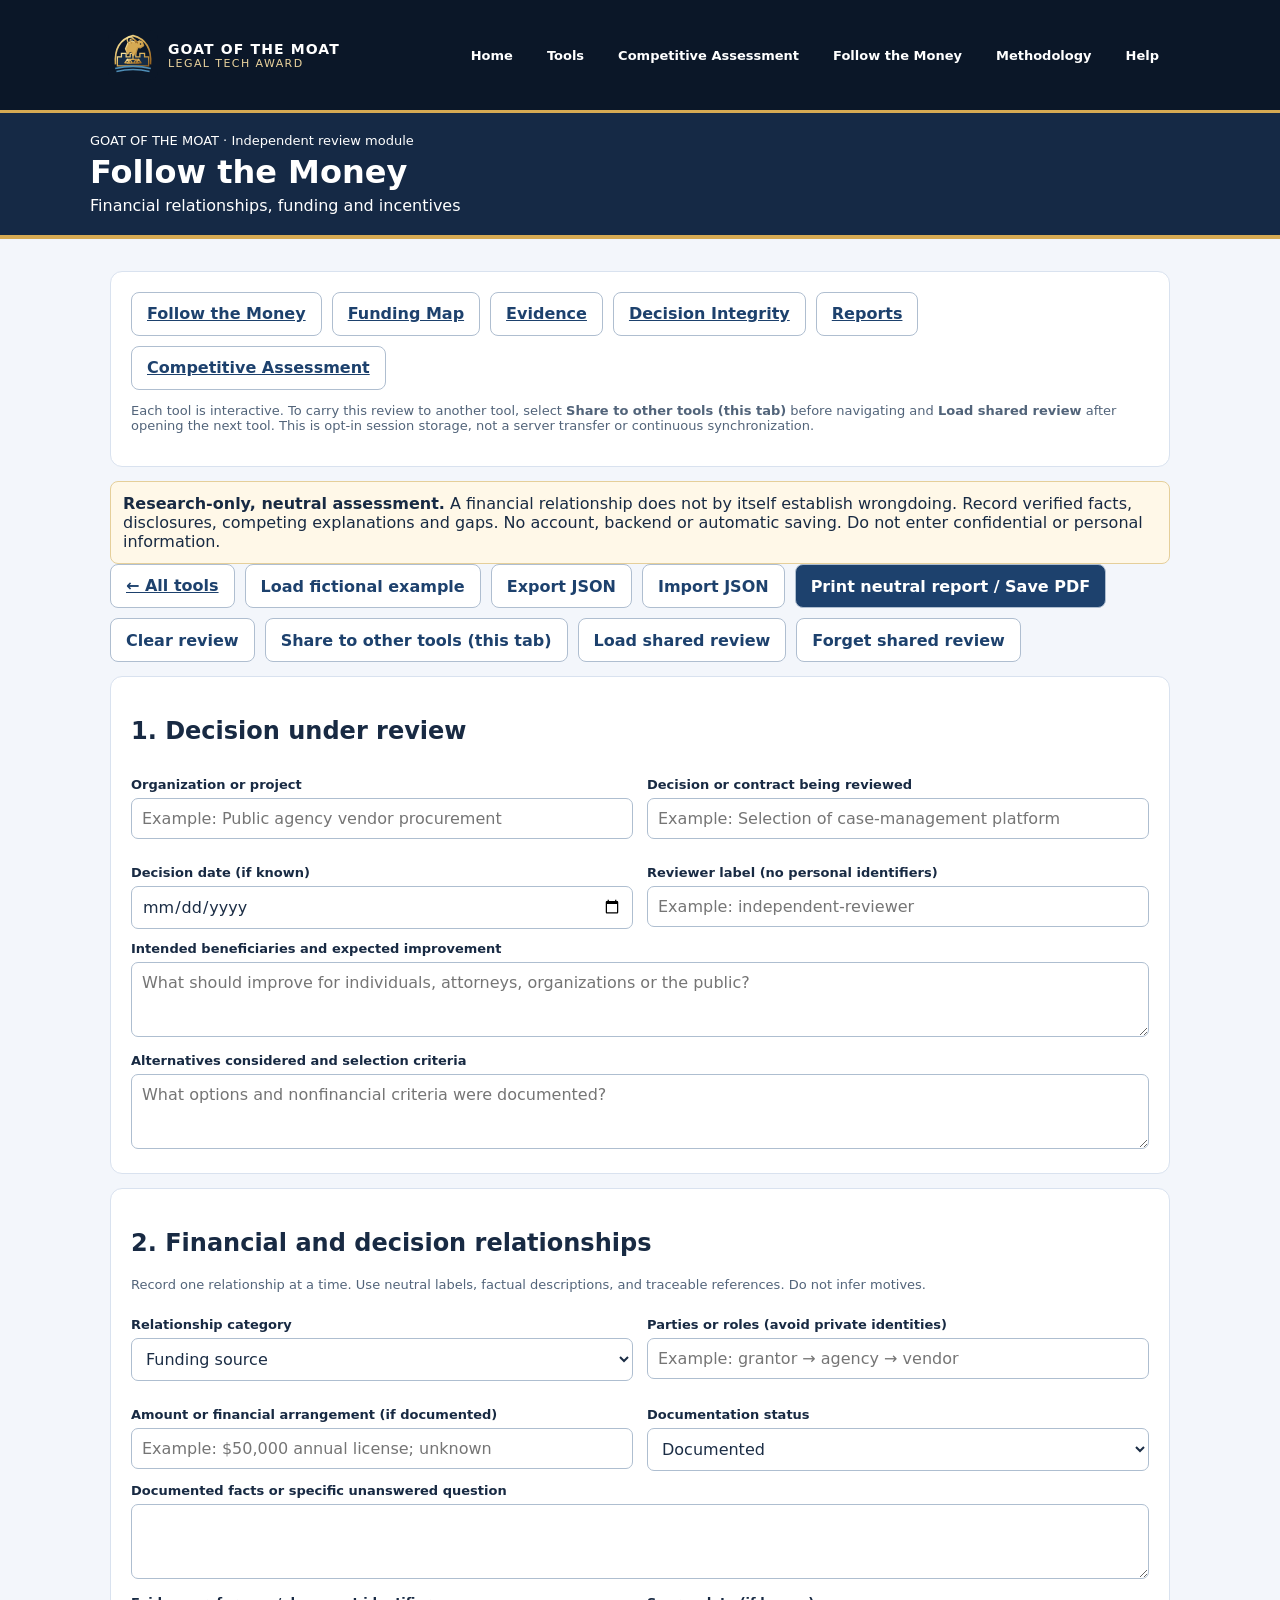
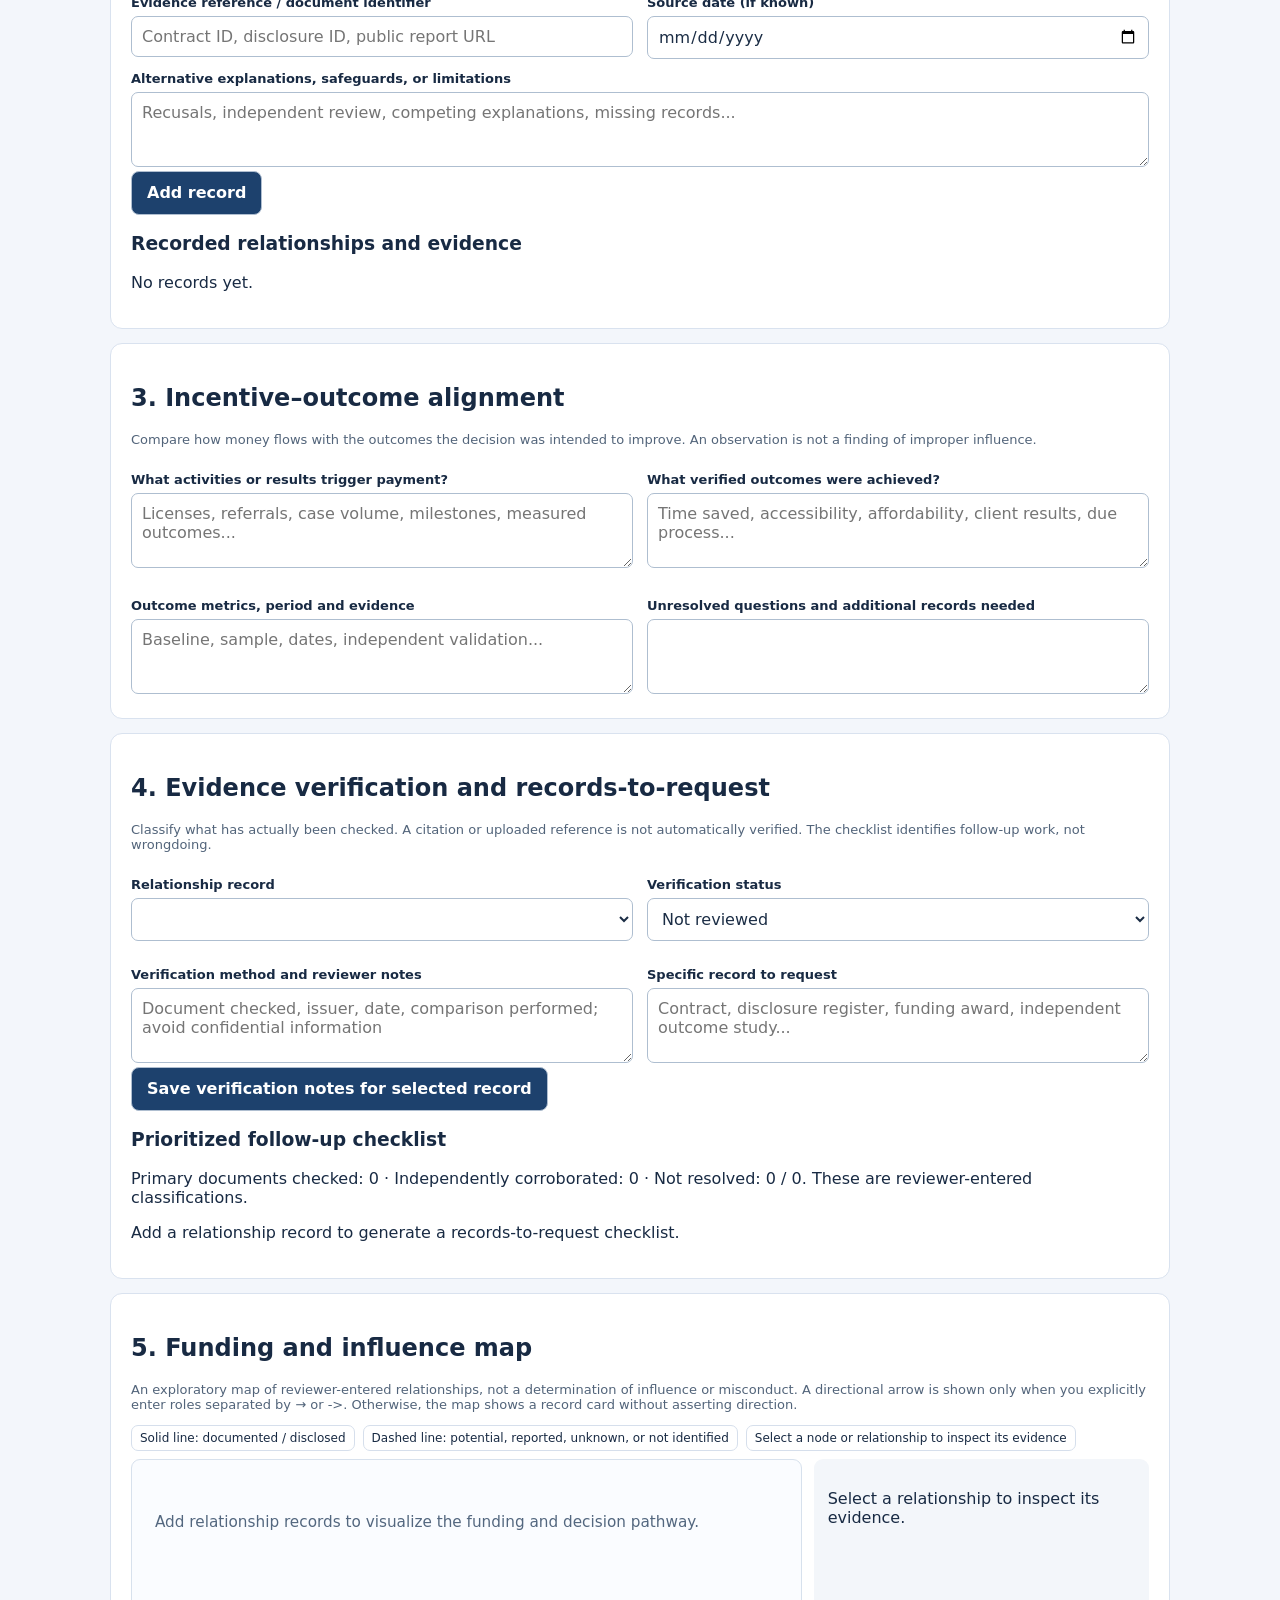
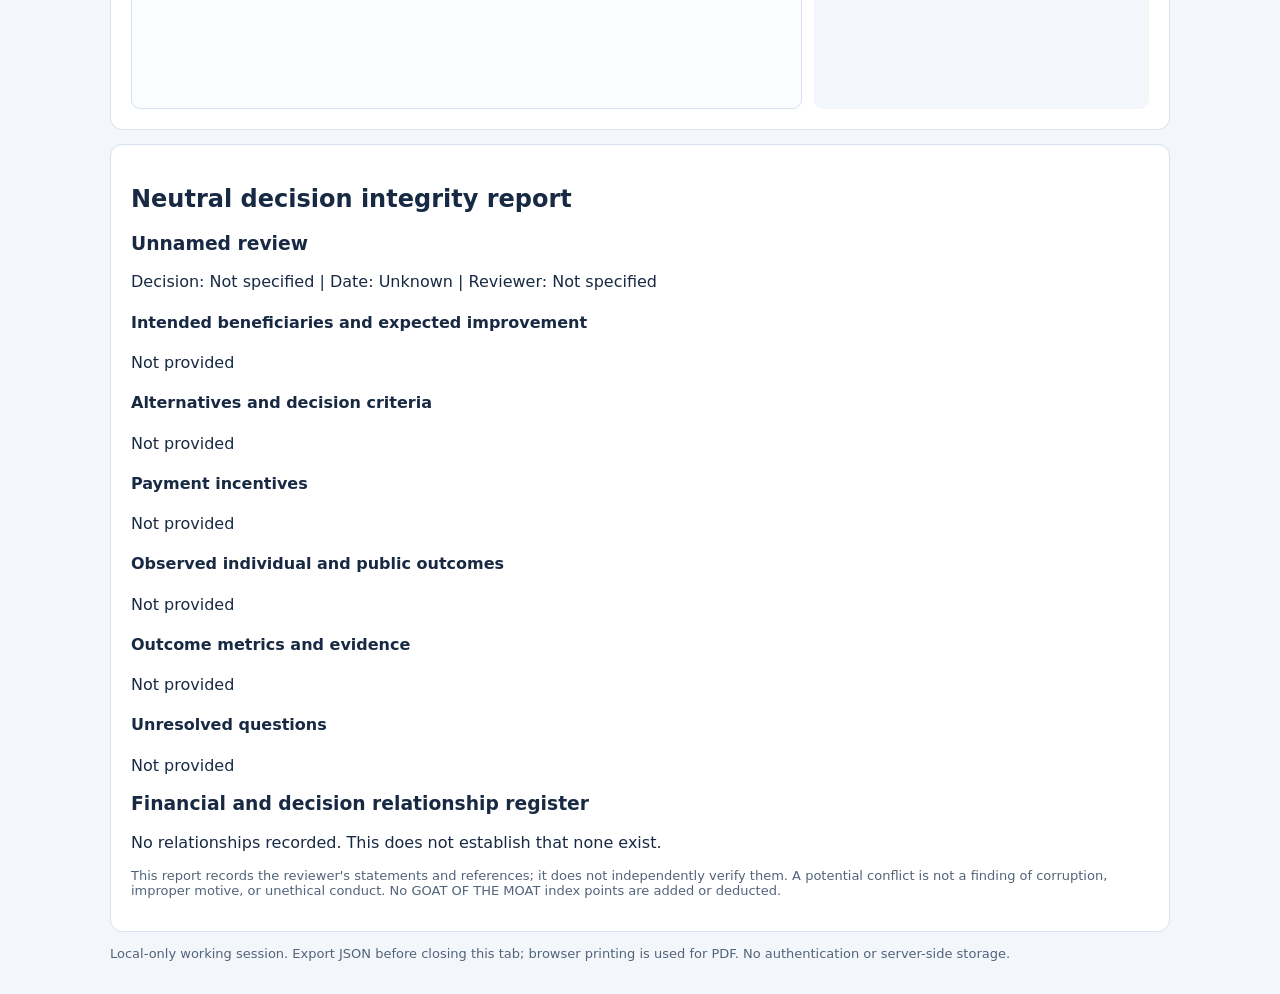
<file: tools/follow-the-money/index.html>
<!doctype html><html lang="en"><head><meta charset="utf-8"><meta name="viewport" content="width=device-width,initial-scale=1"><title>Follow the Money | GOAT OF THE MOAT</title><link rel="stylesheet" href="/assets/decision-integrity.css"><link rel="icon" href="/assets/brand/crest.svg" type="image/svg+xml"><link rel="stylesheet" href="/assets/site.css"></head><body><div id='goatShell'></div><a class="skip" href="#main">Skip to main content</a><header><div class="small">GOAT OF THE MOAT · Independent review module</div><h1>Follow the Money</h1><div>Financial relationships, funding and incentives</div></header><main id="main"><div class="panel" style="margin-top:12px"><div class="row"><a class="btn" href="/tools/follow-the-money/">Follow the Money</a><a class="btn" href="/tools/influence-map/">Funding Map</a><a class="btn" href="/tools/evidence/">Evidence</a><a class="btn" href="/tools/decision-integrity/">Decision Integrity</a><a class="btn" href="/tools/reports/">Reports</a><a class="btn" href="/dashboard/">Competitive Assessment</a></div><p class="small muted">Each tool is interactive. To carry this review to another tool, select <b>Share to other tools (this tab)</b> before navigating and <b>Load shared review</b> after opening the next tool. This is opt-in session storage, not a server transfer or continuous synchronization.</p></div><div class="notice"><b>Research-only, neutral assessment.</b> A financial relationship does not by itself establish wrongdoing. Record verified facts, disclosures, competing explanations and gaps. No account, backend or automatic saving. Do not enter confidential or personal information.</div>
<div class="row controls"><a class="btn" href="/tools/">← All tools</a><button class="btn" id="sample">Load fictional example</button><button class="btn" id="export">Export JSON</button><button class="btn" id="import">Import JSON</button><input id="file" type="file" accept=".json,application/json" hidden><button class="btn primary" id="print">Print neutral report / Save PDF</button><button class="btn" id="clear">Clear review</button><button class="btn" id="shareSession">Share to other tools (this tab)</button><button class="btn" id="loadSession">Load shared review</button><button class="btn" id="forgetSession">Forget shared review</button><span id="shareStatus" role="status" aria-live="polite" class="status"></span></div>
<section class="panel editor"><h2>1. Decision under review</h2><div class="grid"><div><label for="subject">Organization or project</label><input id="subject" maxlength="140" placeholder="Example: Public agency vendor procurement"></div><div><label for="decision">Decision or contract being reviewed</label><input id="decision" maxlength="180" placeholder="Example: Selection of case-management platform"></div><div><label for="date">Decision date (if known)</label><input id="date" type="date"></div><div><label for="reviewer">Reviewer label (no personal identifiers)</label><input id="reviewer" maxlength="80" placeholder="Example: independent-reviewer"></div></div><label for="purpose">Intended beneficiaries and expected improvement</label><textarea id="purpose" maxlength="1500" placeholder="What should improve for individuals, attorneys, organizations or the public?"></textarea><label for="alternatives">Alternatives considered and selection criteria</label><textarea id="alternatives" maxlength="1500" placeholder="What options and nonfinancial criteria were documented?"></textarea></section>
<section class="panel editor"><h2>2. Financial and decision relationships</h2><p class="muted small">Record one relationship at a time. Use neutral labels, factual descriptions, and traceable references. Do not infer motives.</p><div class="grid"><div><label for="category">Relationship category</label><select id="category"><option value="Funding source">Funding source</option><option value="Vendor relationship">Vendor relationship</option><option value="Decision-maker disclosure">Decision-maker disclosure</option><option value="Incentive and payment model">Incentive and payment model</option><option value="Individual or public outcome">Individual or public outcome</option><option value="Procurement and accountability">Procurement and accountability</option></select></div><div><label for="party">Parties or roles (avoid private identities)</label><input id="party" maxlength="180" placeholder="Example: grantor → agency → vendor"></div><div><label for="amount">Amount or financial arrangement (if documented)</label><input id="amount" maxlength="120" placeholder="Example: $50,000 annual license; unknown"></div><div><label for="state">Documentation status</label><select id="state"><option>Documented</option><option>Disclosed and managed</option><option>Potential conflict requiring review</option><option>Reported but unverified</option><option>Unknown / not disclosed</option><option>No conflict identified in reviewed records</option></select></div></div><label for="facts">Documented facts or specific unanswered question</label><textarea id="facts" maxlength="2200"></textarea><div class="grid"><div><label for="source">Evidence reference / document identifier</label><input id="source" maxlength="240" placeholder="Contract ID, disclosure ID, public report URL"></div><div><label for="sourceDate">Source date (if known)</label><input id="sourceDate" type="date"></div></div><label for="counter">Alternative explanations, safeguards, or limitations</label><textarea id="counter" maxlength="1400" placeholder="Recusals, independent review, competing explanations, missing records..."></textarea><div class="row"><button class="btn primary" id="add">Add record</button><span id="formStatus" class="status" role="status" aria-live="polite"></span></div><h3>Recorded relationships and evidence</h3><div id="entries"><p class="muted">No records yet.</p></div></section>
<section class="panel editor"><h2>3. Incentive–outcome alignment</h2><p class="muted small">Compare how money flows with the outcomes the decision was intended to improve. An observation is not a finding of improper influence.</p><div class="grid"><div><label for="reward">What activities or results trigger payment?</label><textarea id="reward" maxlength="1600" placeholder="Licenses, referrals, case volume, milestones, measured outcomes..."></textarea></div><div><label for="outcomes">What verified outcomes were achieved?</label><textarea id="outcomes" maxlength="1600" placeholder="Time saved, accessibility, affordability, client results, due process..."></textarea></div><div><label for="metrics">Outcome metrics, period and evidence</label><textarea id="metrics" maxlength="1600" placeholder="Baseline, sample, dates, independent validation..."></textarea></div><div><label for="gaps">Unresolved questions and additional records needed</label><textarea id="gaps" maxlength="1600"></textarea></div></div></section>
<section class="panel editor" id="verificationPanel"><h2>4. Evidence verification and records-to-request</h2><p class="muted small">Classify what has actually been checked. A citation or uploaded reference is not automatically verified. The checklist identifies follow-up work, not wrongdoing.</p><div class="grid"><div><label for="verifyRecord">Relationship record</label><select id="verifyRecord"></select></div><div><label for="verifyStatus">Verification status</label><select id="verifyStatus"><option value="not-reviewed">Not reviewed</option><option value="primary-verified">Primary document independently checked</option><option value="secondary-corroborated">Independent secondary source corroborated</option><option value="claim-unverified">Claim not independently verified</option><option value="missing-disclosure">Disclosure or relevant record missing</option><option value="conflicting-evidence">Competing or conflicting evidence</option></select></div><div><label for="verifyMethod">Verification method and reviewer notes</label><textarea id="verifyMethod" maxlength="1600" placeholder="Document checked, issuer, date, comparison performed; avoid confidential information"></textarea></div><div><label for="verifyRequest">Specific record to request</label><textarea id="verifyRequest" maxlength="1200" placeholder="Contract, disclosure register, funding award, independent outcome study..."></textarea></div></div><div class="row"><button class="btn primary" id="saveVerification">Save verification notes for selected record</button><span class="status" id="verifyMessage" role="status" aria-live="polite"></span></div><h3>Prioritized follow-up checklist</h3><div id="verificationSummary"></div><div id="requestChecklist"></div></section><section class="panel" id="mapPanel"><h2>5. Funding and influence map</h2><p class="small muted">An exploratory map of reviewer-entered relationships, not a determination of influence or misconduct. A directional arrow is shown only when you explicitly enter roles separated by → or ->. Otherwise, the map shows a record card without asserting direction.</p><div class="mapLegend"><span>Solid line: documented / disclosed</span><span>Dashed line: potential, reported, unknown, or not identified</span><span>Select a node or relationship to inspect its evidence</span></div><div class="mapGrid"><div class="mapFrame"><svg id="relationshipMap" role="img" aria-label="Funding and decision relationship map" viewBox="0 0 700 250"></svg></div><aside class="mapDetail" id="mapDetail" tabindex="0" aria-live="polite">Select a relationship to view its recorded evidence and limitations.</aside></div></section><section class="panel" id="report"><div class="printOnly"><h1>GOAT OF THE MOAT</h1><p>Decision Integrity Review · Provisional factual record · Not a determination of misconduct</p></div><h2>Neutral decision integrity report</h2><div id="reportBody"></div><p class="small muted">This report records the reviewer's statements and references; it does not independently verify them. A potential conflict is not a finding of corruption, improper motive, or unethical conduct. No GOAT OF THE MOAT index points are added or deducted.</p></section>
<p class="small muted">Local-only working session. Export JSON before closing this tab; browser printing is used for PDF. No authentication or server-side storage.</p></main><script src="/assets/decision-integrity.js" defer></script><script src="/assets/site.js" defer></script></body></html>
</file>
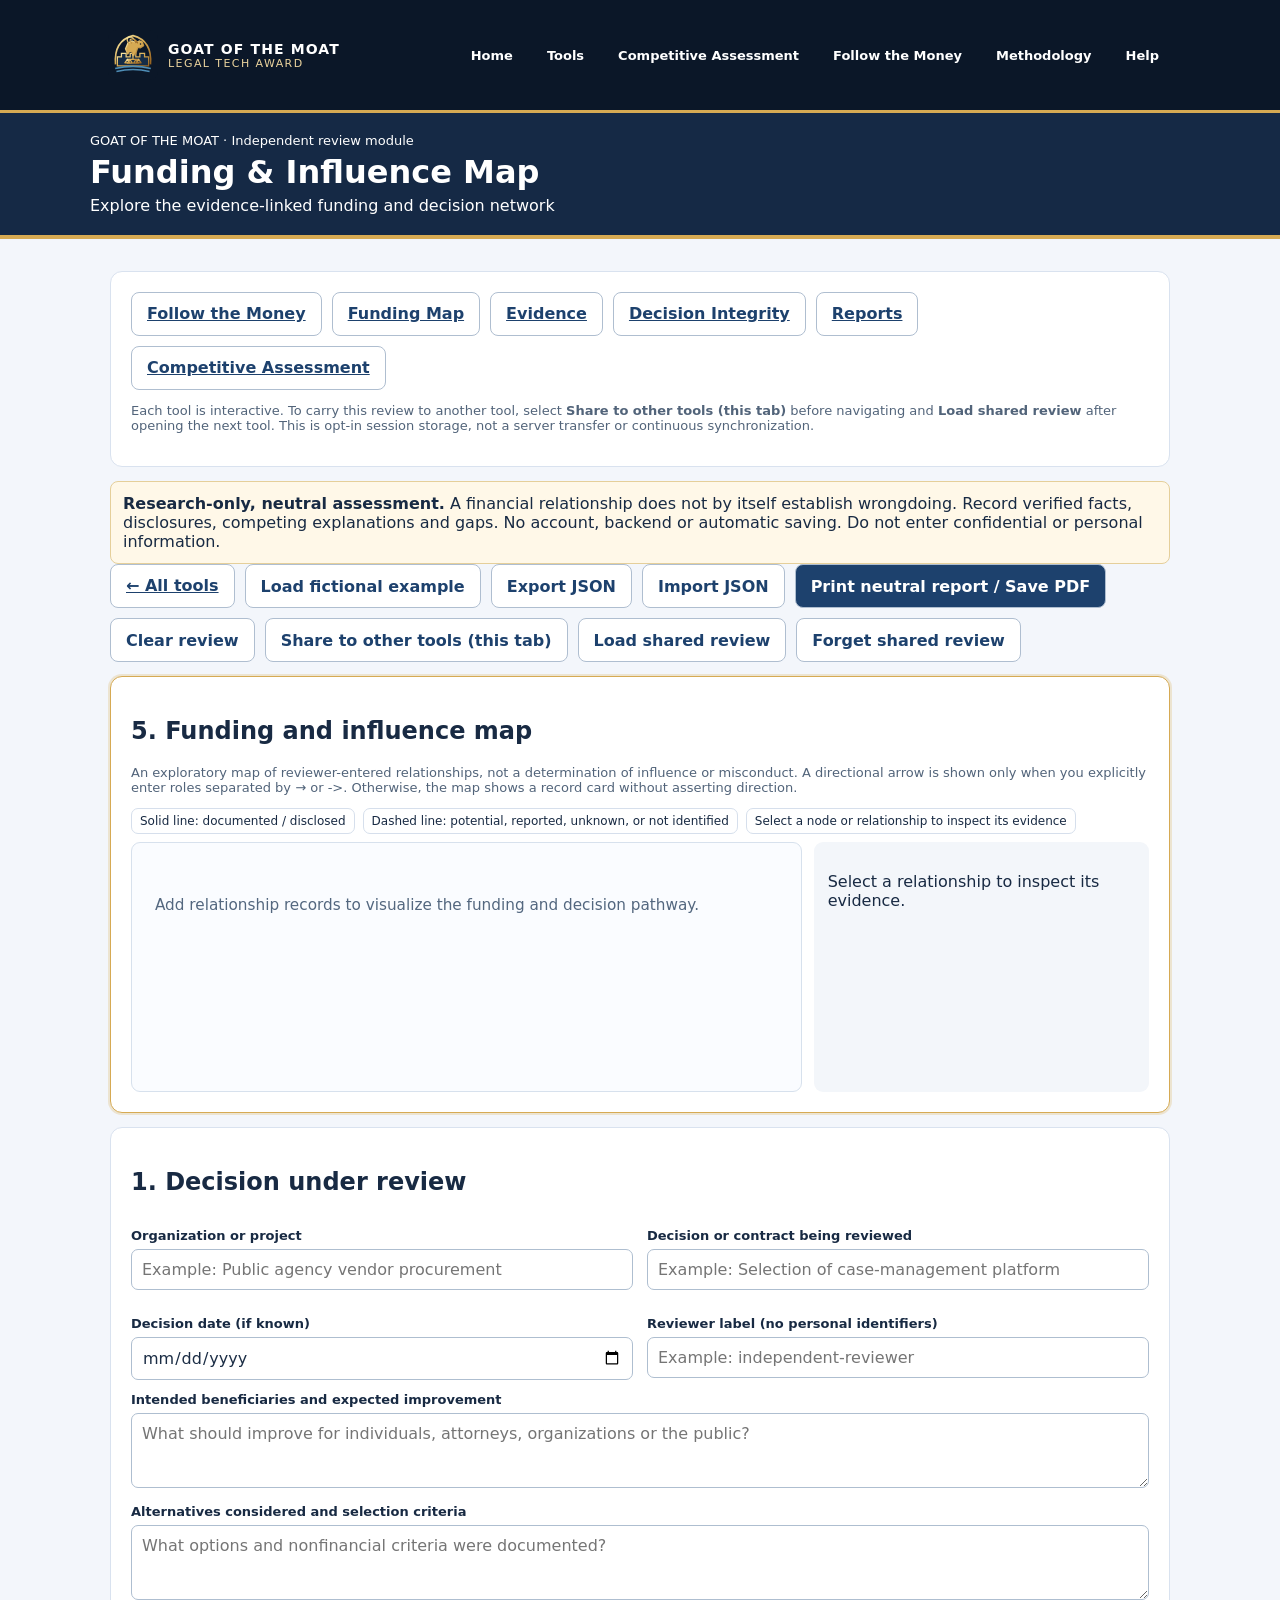
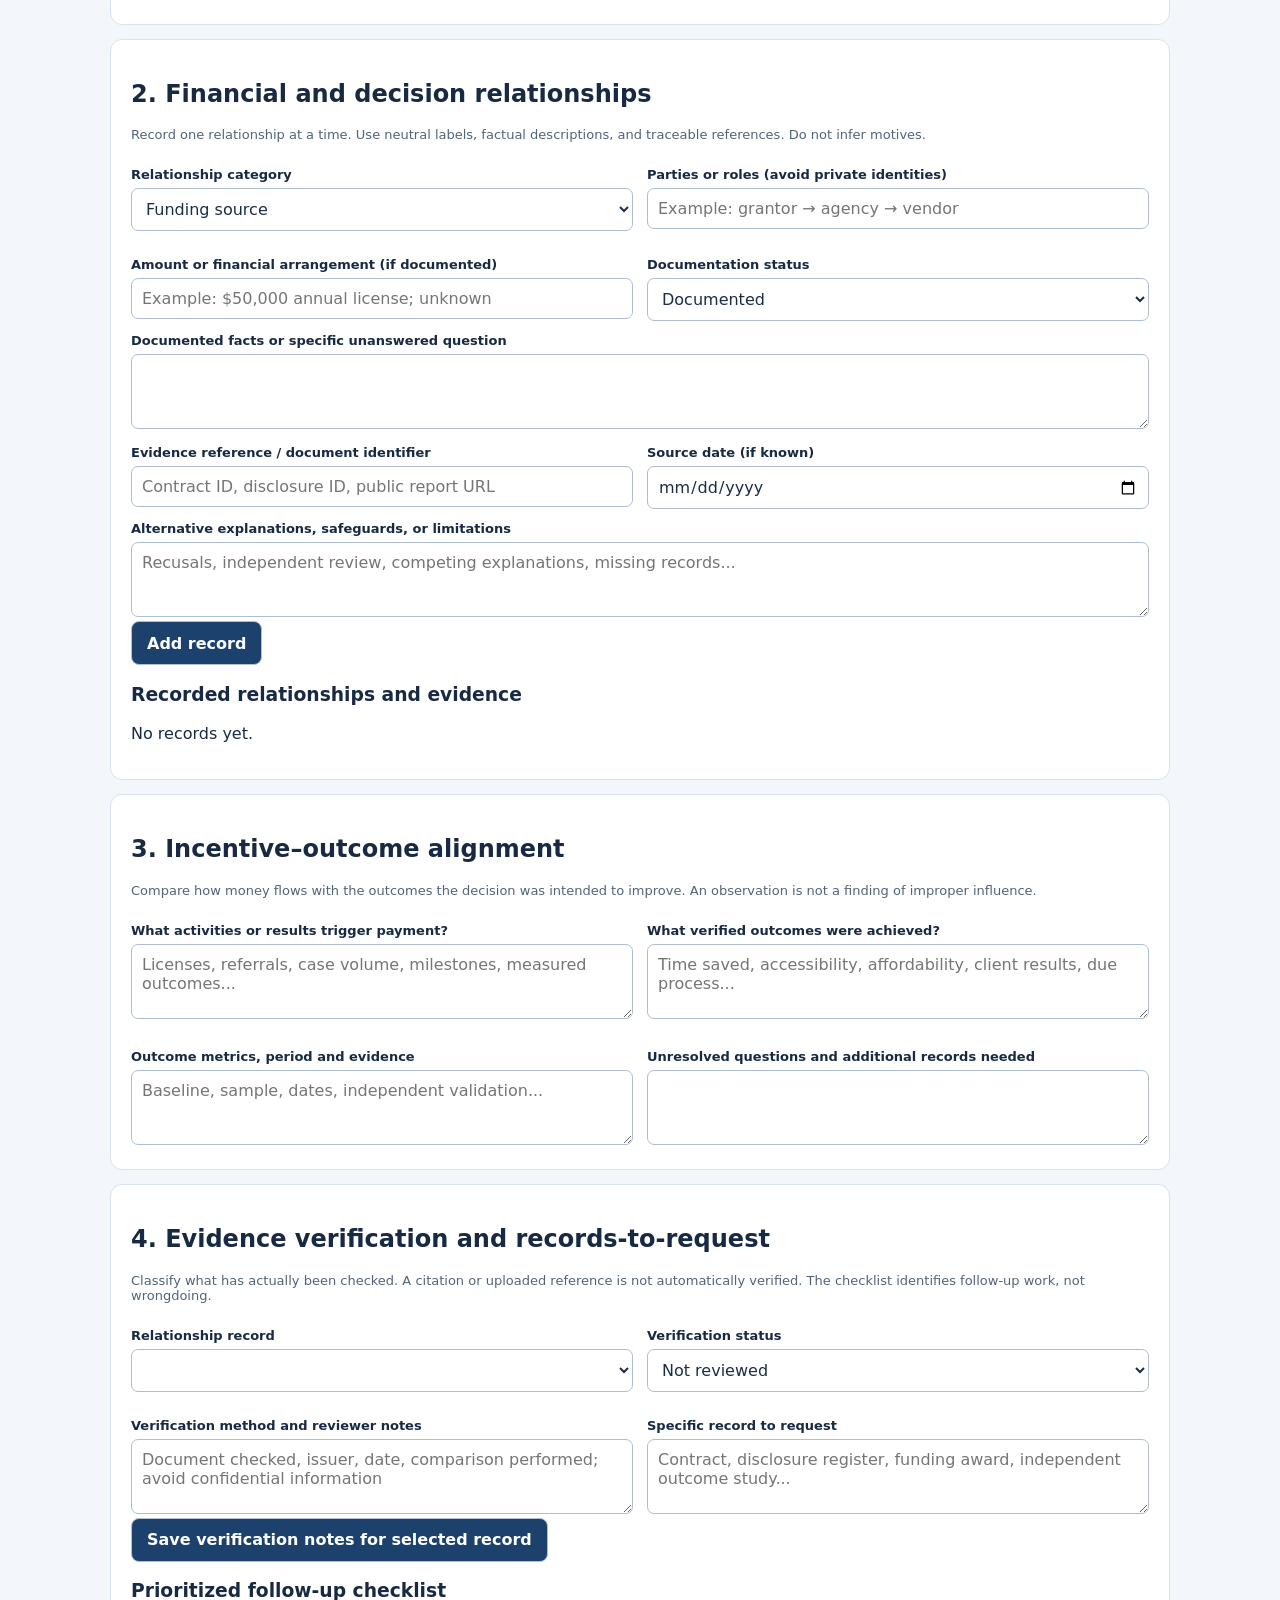
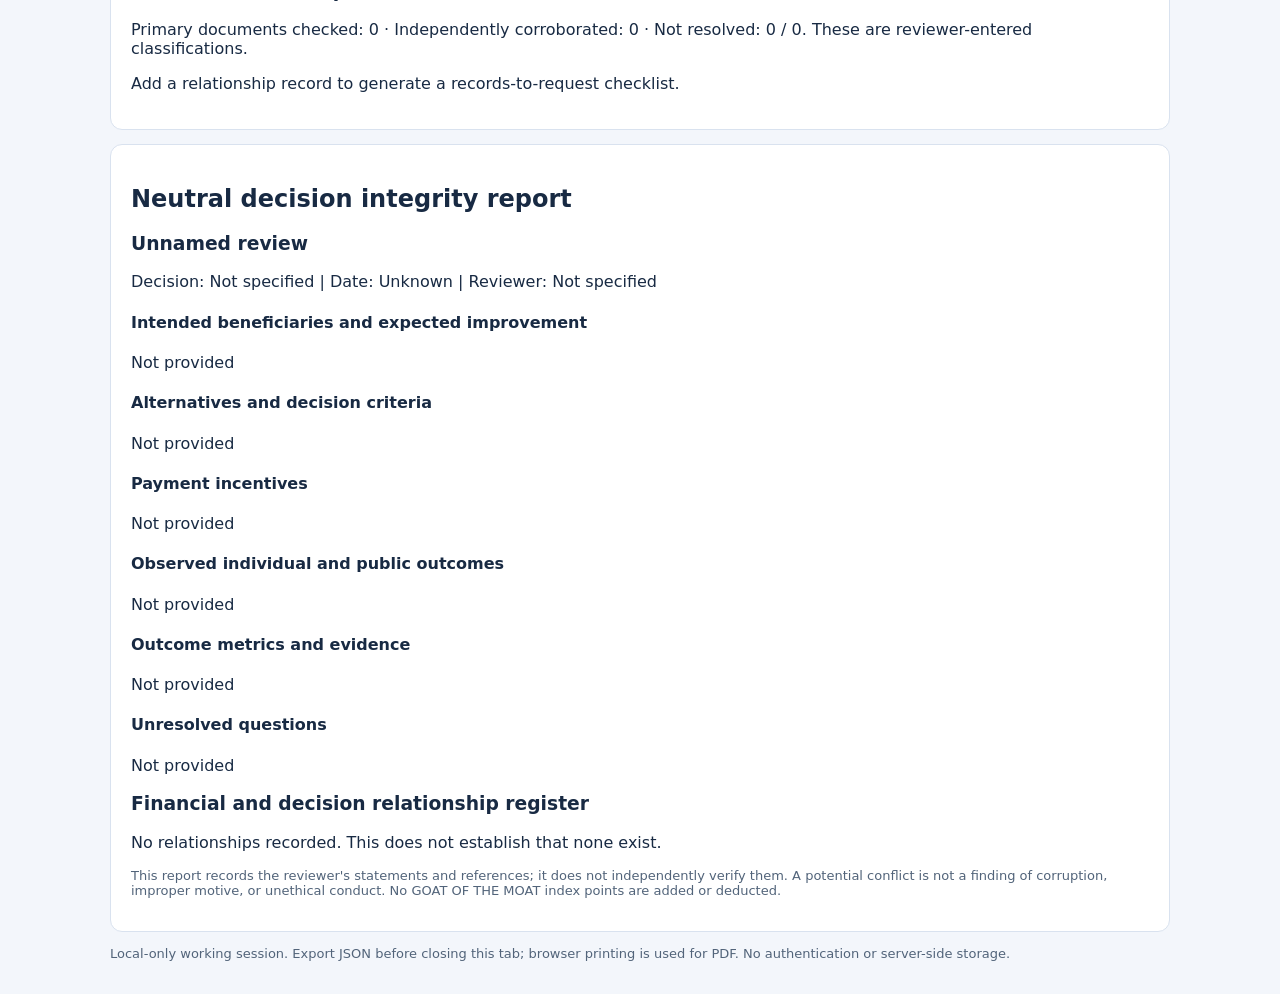
<file: tools/influence-map/index.html>
<!doctype html><html lang="en"><head><meta charset="utf-8"><meta name="viewport" content="width=device-width,initial-scale=1"><title>Funding & Influence Map | GOAT OF THE MOAT</title><link rel="stylesheet" href="/assets/decision-integrity.css"><link rel="icon" href="/assets/brand/crest.svg" type="image/svg+xml"><link rel="stylesheet" href="/assets/site.css"></head><body><div id='goatShell'></div><a class="skip" href="#main">Skip to main content</a><header><div class="small">GOAT OF THE MOAT · Independent review module</div><h1>Funding & Influence Map</h1><div>Explore the evidence-linked funding and decision network</div></header><main id="main"><div class="panel" style="margin-top:12px"><div class="row"><a class="btn" href="/tools/follow-the-money/">Follow the Money</a><a class="btn" href="/tools/influence-map/">Funding Map</a><a class="btn" href="/tools/evidence/">Evidence</a><a class="btn" href="/tools/decision-integrity/">Decision Integrity</a><a class="btn" href="/tools/reports/">Reports</a><a class="btn" href="/dashboard/">Competitive Assessment</a></div><p class="small muted">Each tool is interactive. To carry this review to another tool, select <b>Share to other tools (this tab)</b> before navigating and <b>Load shared review</b> after opening the next tool. This is opt-in session storage, not a server transfer or continuous synchronization.</p></div><div class="notice"><b>Research-only, neutral assessment.</b> A financial relationship does not by itself establish wrongdoing. Record verified facts, disclosures, competing explanations and gaps. No account, backend or automatic saving. Do not enter confidential or personal information.</div>
<div class="row controls"><a class="btn" href="/tools/">← All tools</a><button class="btn" id="sample">Load fictional example</button><button class="btn" id="export">Export JSON</button><button class="btn" id="import">Import JSON</button><input id="file" type="file" accept=".json,application/json" hidden><button class="btn primary" id="print">Print neutral report / Save PDF</button><button class="btn" id="clear">Clear review</button><button class="btn" id="shareSession">Share to other tools (this tab)</button><button class="btn" id="loadSession">Load shared review</button><button class="btn" id="forgetSession">Forget shared review</button><span id="shareStatus" role="status" aria-live="polite" class="status"></span></div>
<section class="panel editor"><h2>1. Decision under review</h2><div class="grid"><div><label for="subject">Organization or project</label><input id="subject" maxlength="140" placeholder="Example: Public agency vendor procurement"></div><div><label for="decision">Decision or contract being reviewed</label><input id="decision" maxlength="180" placeholder="Example: Selection of case-management platform"></div><div><label for="date">Decision date (if known)</label><input id="date" type="date"></div><div><label for="reviewer">Reviewer label (no personal identifiers)</label><input id="reviewer" maxlength="80" placeholder="Example: independent-reviewer"></div></div><label for="purpose">Intended beneficiaries and expected improvement</label><textarea id="purpose" maxlength="1500" placeholder="What should improve for individuals, attorneys, organizations or the public?"></textarea><label for="alternatives">Alternatives considered and selection criteria</label><textarea id="alternatives" maxlength="1500" placeholder="What options and nonfinancial criteria were documented?"></textarea></section>
<section class="panel editor"><h2>2. Financial and decision relationships</h2><p class="muted small">Record one relationship at a time. Use neutral labels, factual descriptions, and traceable references. Do not infer motives.</p><div class="grid"><div><label for="category">Relationship category</label><select id="category"><option value="Funding source">Funding source</option><option value="Vendor relationship">Vendor relationship</option><option value="Decision-maker disclosure">Decision-maker disclosure</option><option value="Incentive and payment model">Incentive and payment model</option><option value="Individual or public outcome">Individual or public outcome</option><option value="Procurement and accountability">Procurement and accountability</option></select></div><div><label for="party">Parties or roles (avoid private identities)</label><input id="party" maxlength="180" placeholder="Example: grantor → agency → vendor"></div><div><label for="amount">Amount or financial arrangement (if documented)</label><input id="amount" maxlength="120" placeholder="Example: $50,000 annual license; unknown"></div><div><label for="state">Documentation status</label><select id="state"><option>Documented</option><option>Disclosed and managed</option><option>Potential conflict requiring review</option><option>Reported but unverified</option><option>Unknown / not disclosed</option><option>No conflict identified in reviewed records</option></select></div></div><label for="facts">Documented facts or specific unanswered question</label><textarea id="facts" maxlength="2200"></textarea><div class="grid"><div><label for="source">Evidence reference / document identifier</label><input id="source" maxlength="240" placeholder="Contract ID, disclosure ID, public report URL"></div><div><label for="sourceDate">Source date (if known)</label><input id="sourceDate" type="date"></div></div><label for="counter">Alternative explanations, safeguards, or limitations</label><textarea id="counter" maxlength="1400" placeholder="Recusals, independent review, competing explanations, missing records..."></textarea><div class="row"><button class="btn primary" id="add">Add record</button><span id="formStatus" class="status" role="status" aria-live="polite"></span></div><h3>Recorded relationships and evidence</h3><div id="entries"><p class="muted">No records yet.</p></div></section>
<section class="panel editor"><h2>3. Incentive–outcome alignment</h2><p class="muted small">Compare how money flows with the outcomes the decision was intended to improve. An observation is not a finding of improper influence.</p><div class="grid"><div><label for="reward">What activities or results trigger payment?</label><textarea id="reward" maxlength="1600" placeholder="Licenses, referrals, case volume, milestones, measured outcomes..."></textarea></div><div><label for="outcomes">What verified outcomes were achieved?</label><textarea id="outcomes" maxlength="1600" placeholder="Time saved, accessibility, affordability, client results, due process..."></textarea></div><div><label for="metrics">Outcome metrics, period and evidence</label><textarea id="metrics" maxlength="1600" placeholder="Baseline, sample, dates, independent validation..."></textarea></div><div><label for="gaps">Unresolved questions and additional records needed</label><textarea id="gaps" maxlength="1600"></textarea></div></div></section>
<section class="panel editor" id="verificationPanel"><h2>4. Evidence verification and records-to-request</h2><p class="muted small">Classify what has actually been checked. A citation or uploaded reference is not automatically verified. The checklist identifies follow-up work, not wrongdoing.</p><div class="grid"><div><label for="verifyRecord">Relationship record</label><select id="verifyRecord"></select></div><div><label for="verifyStatus">Verification status</label><select id="verifyStatus"><option value="not-reviewed">Not reviewed</option><option value="primary-verified">Primary document independently checked</option><option value="secondary-corroborated">Independent secondary source corroborated</option><option value="claim-unverified">Claim not independently verified</option><option value="missing-disclosure">Disclosure or relevant record missing</option><option value="conflicting-evidence">Competing or conflicting evidence</option></select></div><div><label for="verifyMethod">Verification method and reviewer notes</label><textarea id="verifyMethod" maxlength="1600" placeholder="Document checked, issuer, date, comparison performed; avoid confidential information"></textarea></div><div><label for="verifyRequest">Specific record to request</label><textarea id="verifyRequest" maxlength="1200" placeholder="Contract, disclosure register, funding award, independent outcome study..."></textarea></div></div><div class="row"><button class="btn primary" id="saveVerification">Save verification notes for selected record</button><span class="status" id="verifyMessage" role="status" aria-live="polite"></span></div><h3>Prioritized follow-up checklist</h3><div id="verificationSummary"></div><div id="requestChecklist"></div></section><section class="panel" id="mapPanel"><h2>5. Funding and influence map</h2><p class="small muted">An exploratory map of reviewer-entered relationships, not a determination of influence or misconduct. A directional arrow is shown only when you explicitly enter roles separated by → or ->. Otherwise, the map shows a record card without asserting direction.</p><div class="mapLegend"><span>Solid line: documented / disclosed</span><span>Dashed line: potential, reported, unknown, or not identified</span><span>Select a node or relationship to inspect its evidence</span></div><div class="mapGrid"><div class="mapFrame"><svg id="relationshipMap" role="img" aria-label="Funding and decision relationship map" viewBox="0 0 700 250"></svg></div><aside class="mapDetail" id="mapDetail" tabindex="0" aria-live="polite">Select a relationship to view its recorded evidence and limitations.</aside></div></section><section class="panel" id="report"><div class="printOnly"><h1>GOAT OF THE MOAT</h1><p>Decision Integrity Review · Provisional factual record · Not a determination of misconduct</p></div><h2>Neutral decision integrity report</h2><div id="reportBody"></div><p class="small muted">This report records the reviewer's statements and references; it does not independently verify them. A potential conflict is not a finding of corruption, improper motive, or unethical conduct. No GOAT OF THE MOAT index points are added or deducted.</p></section>
<p class="small muted">Local-only working session. Export JSON before closing this tab; browser printing is used for PDF. No authentication or server-side storage.</p></main><script src="/assets/decision-integrity.js" defer></script><script src="/assets/site.js" defer></script><script>document.addEventListener("DOMContentLoaded",()=>{const focus=document.getElementById("mapPanel");const controls=document.querySelector(".controls");if(focus&&controls){controls.insertAdjacentElement("afterend",focus);focus.style.borderColor="#d6aa53";focus.style.boxShadow="0 0 0 2px #d6aa5340"}})</script></body></html>
</file>
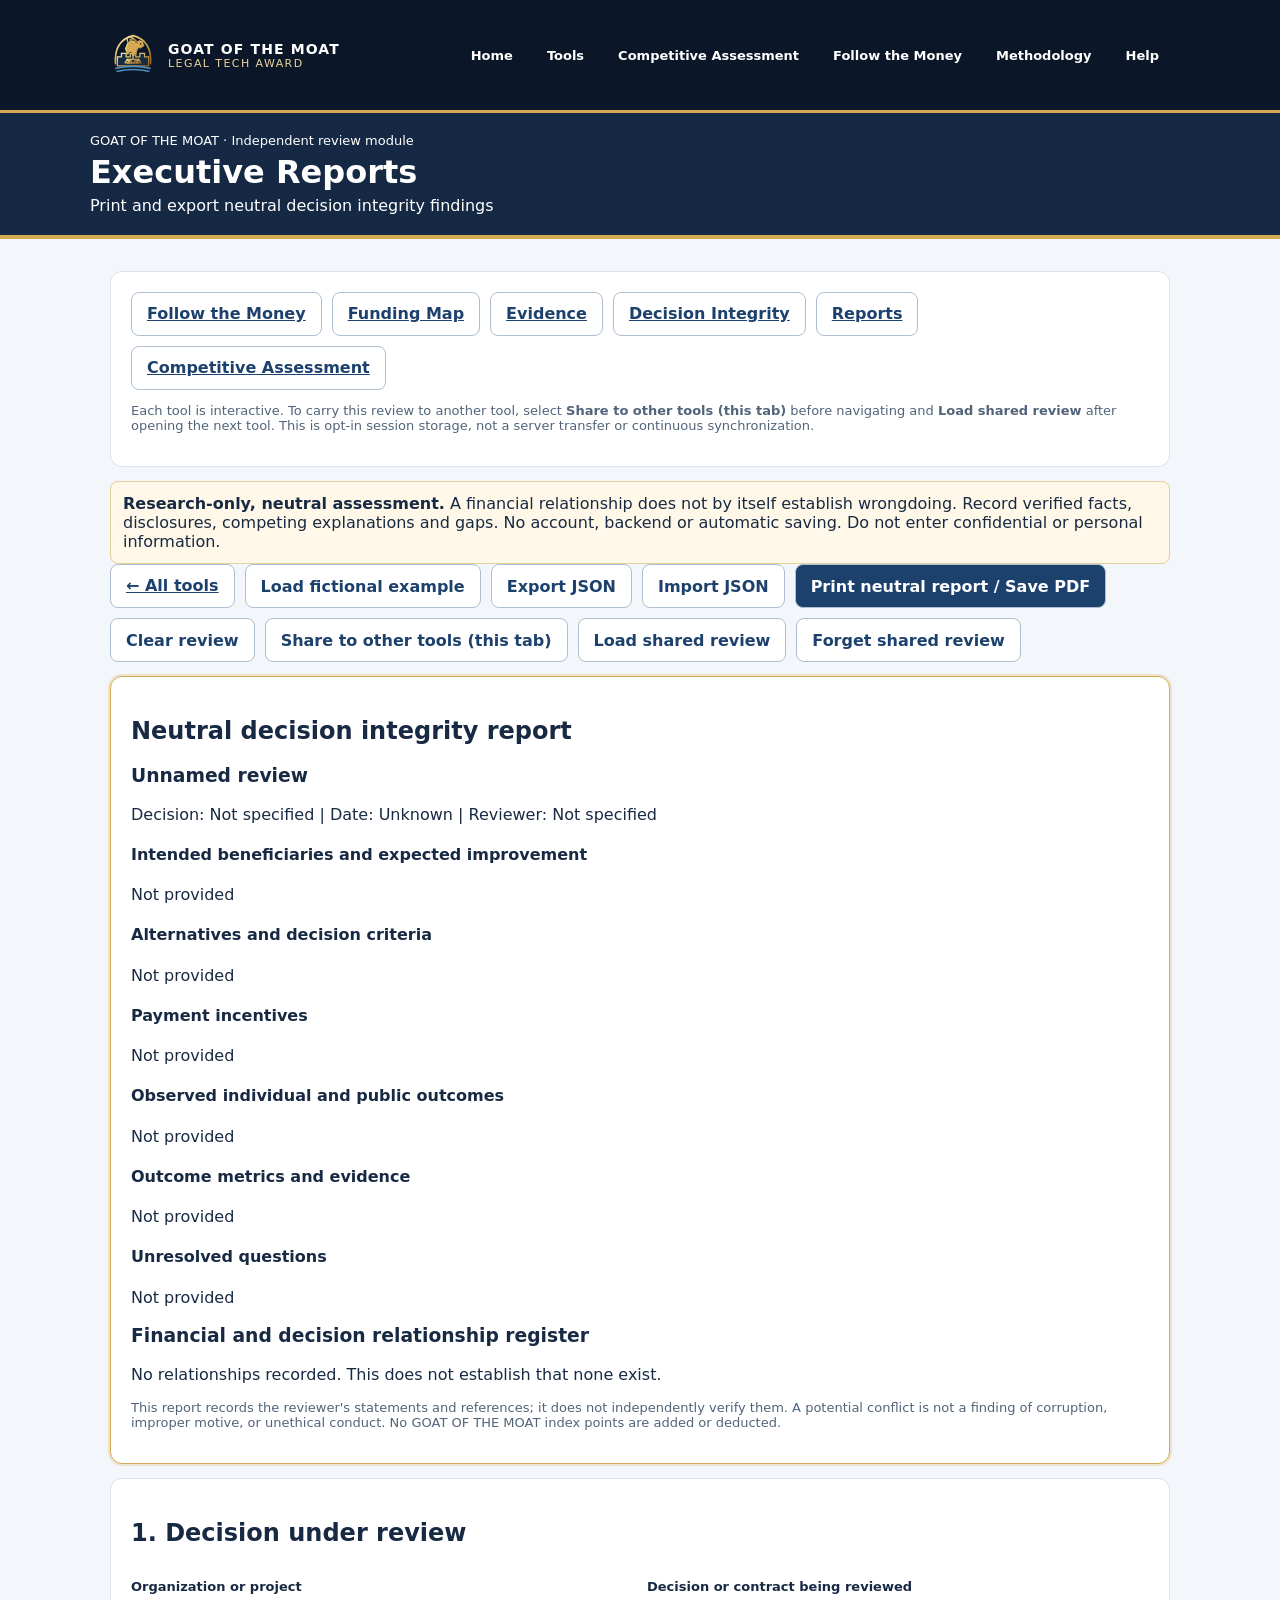
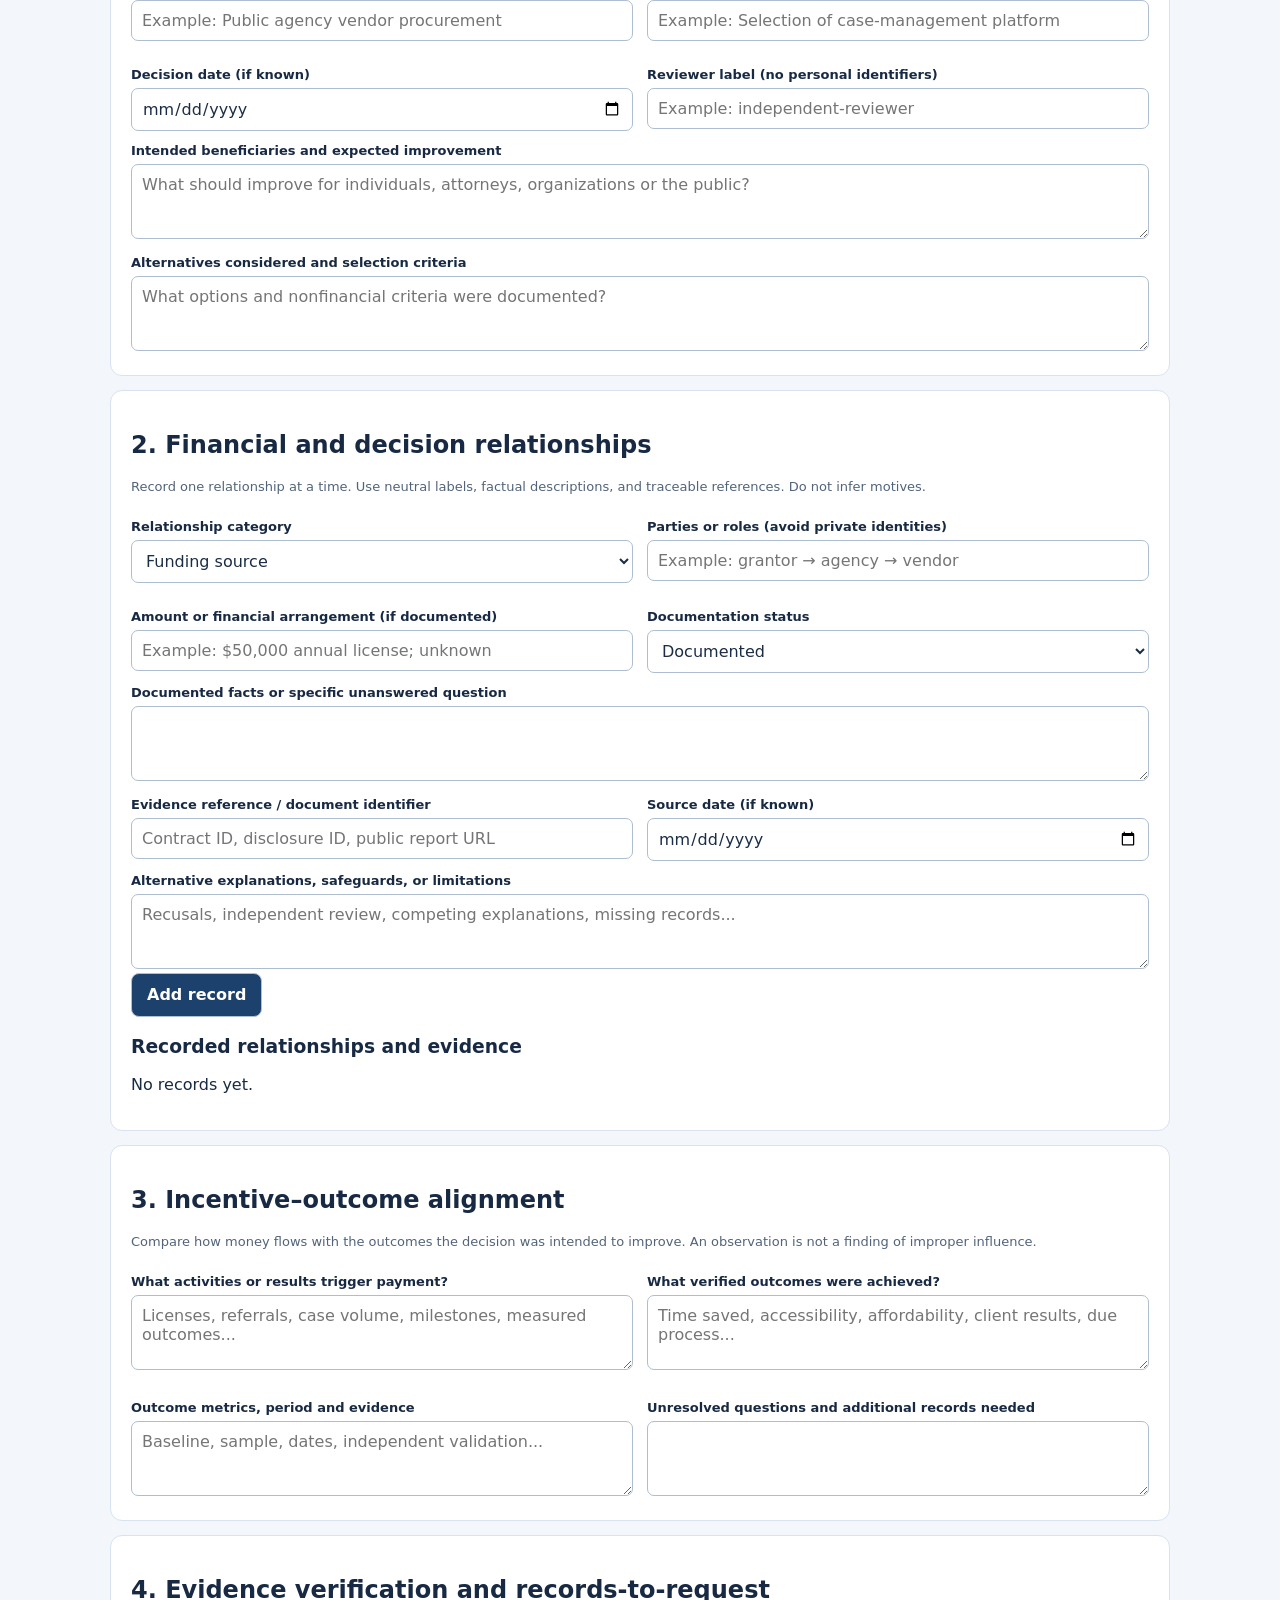
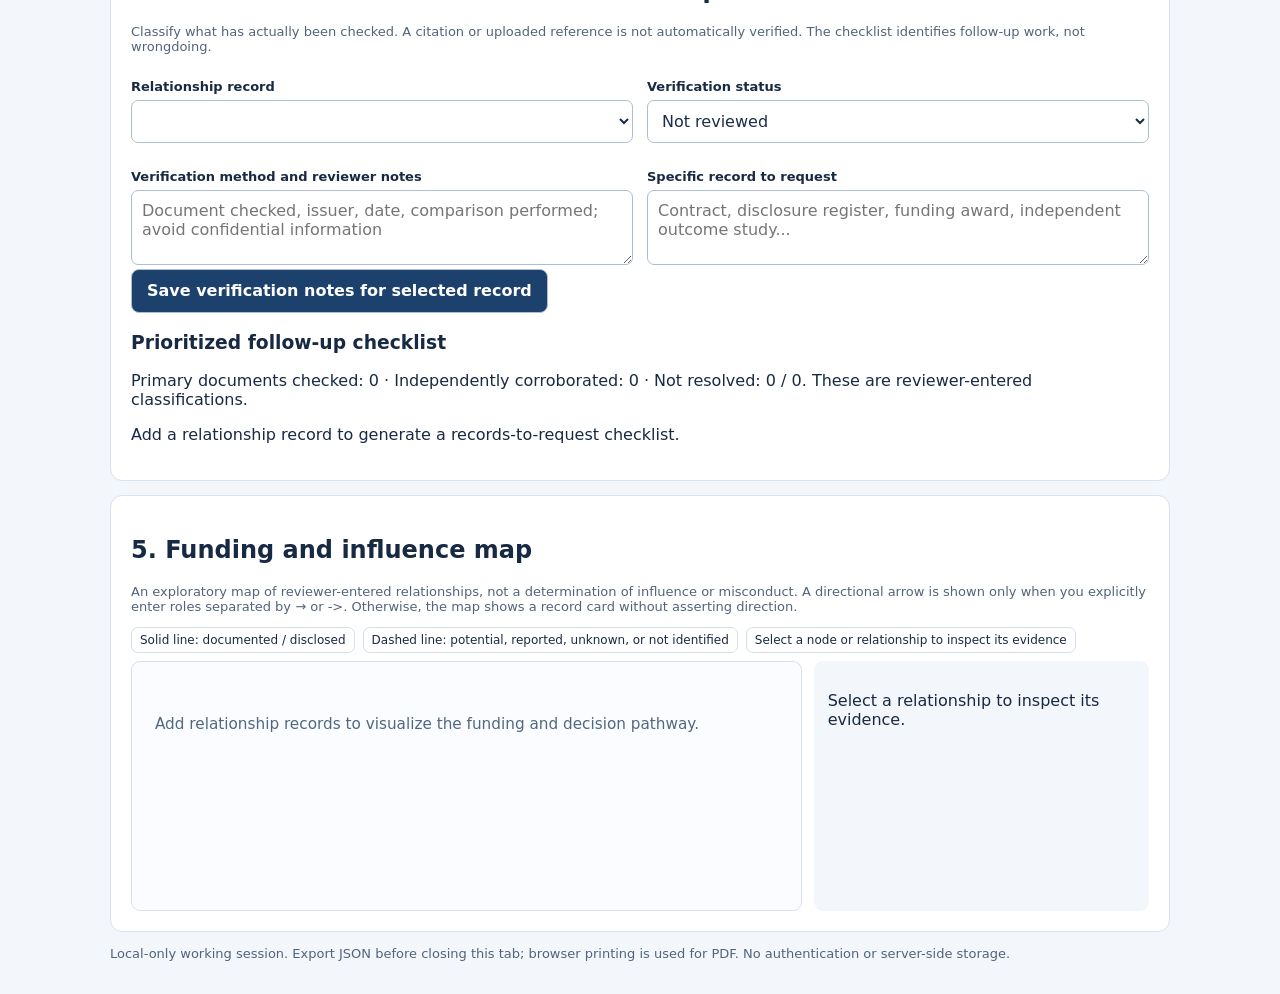
<file: tools/reports/index.html>
<!doctype html><html lang="en"><head><meta charset="utf-8"><meta name="viewport" content="width=device-width,initial-scale=1"><title>Executive Reports | GOAT OF THE MOAT</title><link rel="stylesheet" href="/assets/decision-integrity.css"><link rel="icon" href="/assets/brand/crest.svg" type="image/svg+xml"><link rel="stylesheet" href="/assets/site.css"></head><body><div id='goatShell'></div><a class="skip" href="#main">Skip to main content</a><header><div class="small">GOAT OF THE MOAT · Independent review module</div><h1>Executive Reports</h1><div>Print and export neutral decision integrity findings</div></header><main id="main"><div class="panel" style="margin-top:12px"><div class="row"><a class="btn" href="/tools/follow-the-money/">Follow the Money</a><a class="btn" href="/tools/influence-map/">Funding Map</a><a class="btn" href="/tools/evidence/">Evidence</a><a class="btn" href="/tools/decision-integrity/">Decision Integrity</a><a class="btn" href="/tools/reports/">Reports</a><a class="btn" href="/dashboard/">Competitive Assessment</a></div><p class="small muted">Each tool is interactive. To carry this review to another tool, select <b>Share to other tools (this tab)</b> before navigating and <b>Load shared review</b> after opening the next tool. This is opt-in session storage, not a server transfer or continuous synchronization.</p></div><div class="notice"><b>Research-only, neutral assessment.</b> A financial relationship does not by itself establish wrongdoing. Record verified facts, disclosures, competing explanations and gaps. No account, backend or automatic saving. Do not enter confidential or personal information.</div>
<div class="row controls"><a class="btn" href="/tools/">← All tools</a><button class="btn" id="sample">Load fictional example</button><button class="btn" id="export">Export JSON</button><button class="btn" id="import">Import JSON</button><input id="file" type="file" accept=".json,application/json" hidden><button class="btn primary" id="print">Print neutral report / Save PDF</button><button class="btn" id="clear">Clear review</button><button class="btn" id="shareSession">Share to other tools (this tab)</button><button class="btn" id="loadSession">Load shared review</button><button class="btn" id="forgetSession">Forget shared review</button><span id="shareStatus" role="status" aria-live="polite" class="status"></span></div>
<section class="panel editor"><h2>1. Decision under review</h2><div class="grid"><div><label for="subject">Organization or project</label><input id="subject" maxlength="140" placeholder="Example: Public agency vendor procurement"></div><div><label for="decision">Decision or contract being reviewed</label><input id="decision" maxlength="180" placeholder="Example: Selection of case-management platform"></div><div><label for="date">Decision date (if known)</label><input id="date" type="date"></div><div><label for="reviewer">Reviewer label (no personal identifiers)</label><input id="reviewer" maxlength="80" placeholder="Example: independent-reviewer"></div></div><label for="purpose">Intended beneficiaries and expected improvement</label><textarea id="purpose" maxlength="1500" placeholder="What should improve for individuals, attorneys, organizations or the public?"></textarea><label for="alternatives">Alternatives considered and selection criteria</label><textarea id="alternatives" maxlength="1500" placeholder="What options and nonfinancial criteria were documented?"></textarea></section>
<section class="panel editor"><h2>2. Financial and decision relationships</h2><p class="muted small">Record one relationship at a time. Use neutral labels, factual descriptions, and traceable references. Do not infer motives.</p><div class="grid"><div><label for="category">Relationship category</label><select id="category"><option value="Funding source">Funding source</option><option value="Vendor relationship">Vendor relationship</option><option value="Decision-maker disclosure">Decision-maker disclosure</option><option value="Incentive and payment model">Incentive and payment model</option><option value="Individual or public outcome">Individual or public outcome</option><option value="Procurement and accountability">Procurement and accountability</option></select></div><div><label for="party">Parties or roles (avoid private identities)</label><input id="party" maxlength="180" placeholder="Example: grantor → agency → vendor"></div><div><label for="amount">Amount or financial arrangement (if documented)</label><input id="amount" maxlength="120" placeholder="Example: $50,000 annual license; unknown"></div><div><label for="state">Documentation status</label><select id="state"><option>Documented</option><option>Disclosed and managed</option><option>Potential conflict requiring review</option><option>Reported but unverified</option><option>Unknown / not disclosed</option><option>No conflict identified in reviewed records</option></select></div></div><label for="facts">Documented facts or specific unanswered question</label><textarea id="facts" maxlength="2200"></textarea><div class="grid"><div><label for="source">Evidence reference / document identifier</label><input id="source" maxlength="240" placeholder="Contract ID, disclosure ID, public report URL"></div><div><label for="sourceDate">Source date (if known)</label><input id="sourceDate" type="date"></div></div><label for="counter">Alternative explanations, safeguards, or limitations</label><textarea id="counter" maxlength="1400" placeholder="Recusals, independent review, competing explanations, missing records..."></textarea><div class="row"><button class="btn primary" id="add">Add record</button><span id="formStatus" class="status" role="status" aria-live="polite"></span></div><h3>Recorded relationships and evidence</h3><div id="entries"><p class="muted">No records yet.</p></div></section>
<section class="panel editor"><h2>3. Incentive–outcome alignment</h2><p class="muted small">Compare how money flows with the outcomes the decision was intended to improve. An observation is not a finding of improper influence.</p><div class="grid"><div><label for="reward">What activities or results trigger payment?</label><textarea id="reward" maxlength="1600" placeholder="Licenses, referrals, case volume, milestones, measured outcomes..."></textarea></div><div><label for="outcomes">What verified outcomes were achieved?</label><textarea id="outcomes" maxlength="1600" placeholder="Time saved, accessibility, affordability, client results, due process..."></textarea></div><div><label for="metrics">Outcome metrics, period and evidence</label><textarea id="metrics" maxlength="1600" placeholder="Baseline, sample, dates, independent validation..."></textarea></div><div><label for="gaps">Unresolved questions and additional records needed</label><textarea id="gaps" maxlength="1600"></textarea></div></div></section>
<section class="panel editor" id="verificationPanel"><h2>4. Evidence verification and records-to-request</h2><p class="muted small">Classify what has actually been checked. A citation or uploaded reference is not automatically verified. The checklist identifies follow-up work, not wrongdoing.</p><div class="grid"><div><label for="verifyRecord">Relationship record</label><select id="verifyRecord"></select></div><div><label for="verifyStatus">Verification status</label><select id="verifyStatus"><option value="not-reviewed">Not reviewed</option><option value="primary-verified">Primary document independently checked</option><option value="secondary-corroborated">Independent secondary source corroborated</option><option value="claim-unverified">Claim not independently verified</option><option value="missing-disclosure">Disclosure or relevant record missing</option><option value="conflicting-evidence">Competing or conflicting evidence</option></select></div><div><label for="verifyMethod">Verification method and reviewer notes</label><textarea id="verifyMethod" maxlength="1600" placeholder="Document checked, issuer, date, comparison performed; avoid confidential information"></textarea></div><div><label for="verifyRequest">Specific record to request</label><textarea id="verifyRequest" maxlength="1200" placeholder="Contract, disclosure register, funding award, independent outcome study..."></textarea></div></div><div class="row"><button class="btn primary" id="saveVerification">Save verification notes for selected record</button><span class="status" id="verifyMessage" role="status" aria-live="polite"></span></div><h3>Prioritized follow-up checklist</h3><div id="verificationSummary"></div><div id="requestChecklist"></div></section><section class="panel" id="mapPanel"><h2>5. Funding and influence map</h2><p class="small muted">An exploratory map of reviewer-entered relationships, not a determination of influence or misconduct. A directional arrow is shown only when you explicitly enter roles separated by → or ->. Otherwise, the map shows a record card without asserting direction.</p><div class="mapLegend"><span>Solid line: documented / disclosed</span><span>Dashed line: potential, reported, unknown, or not identified</span><span>Select a node or relationship to inspect its evidence</span></div><div class="mapGrid"><div class="mapFrame"><svg id="relationshipMap" role="img" aria-label="Funding and decision relationship map" viewBox="0 0 700 250"></svg></div><aside class="mapDetail" id="mapDetail" tabindex="0" aria-live="polite">Select a relationship to view its recorded evidence and limitations.</aside></div></section><section class="panel" id="report"><div class="printOnly"><h1>GOAT OF THE MOAT</h1><p>Decision Integrity Review · Provisional factual record · Not a determination of misconduct</p></div><h2>Neutral decision integrity report</h2><div id="reportBody"></div><p class="small muted">This report records the reviewer's statements and references; it does not independently verify them. A potential conflict is not a finding of corruption, improper motive, or unethical conduct. No GOAT OF THE MOAT index points are added or deducted.</p></section>
<p class="small muted">Local-only working session. Export JSON before closing this tab; browser printing is used for PDF. No authentication or server-side storage.</p></main><script src="/assets/decision-integrity.js" defer></script><script src="/assets/site.js" defer></script><script>document.addEventListener("DOMContentLoaded",()=>{const focus=document.getElementById("report");const controls=document.querySelector(".controls");if(focus&&controls){controls.insertAdjacentElement("afterend",focus);focus.style.borderColor="#d6aa53";focus.style.boxShadow="0 0 0 2px #d6aa5340"}})</script></body></html>
</file>
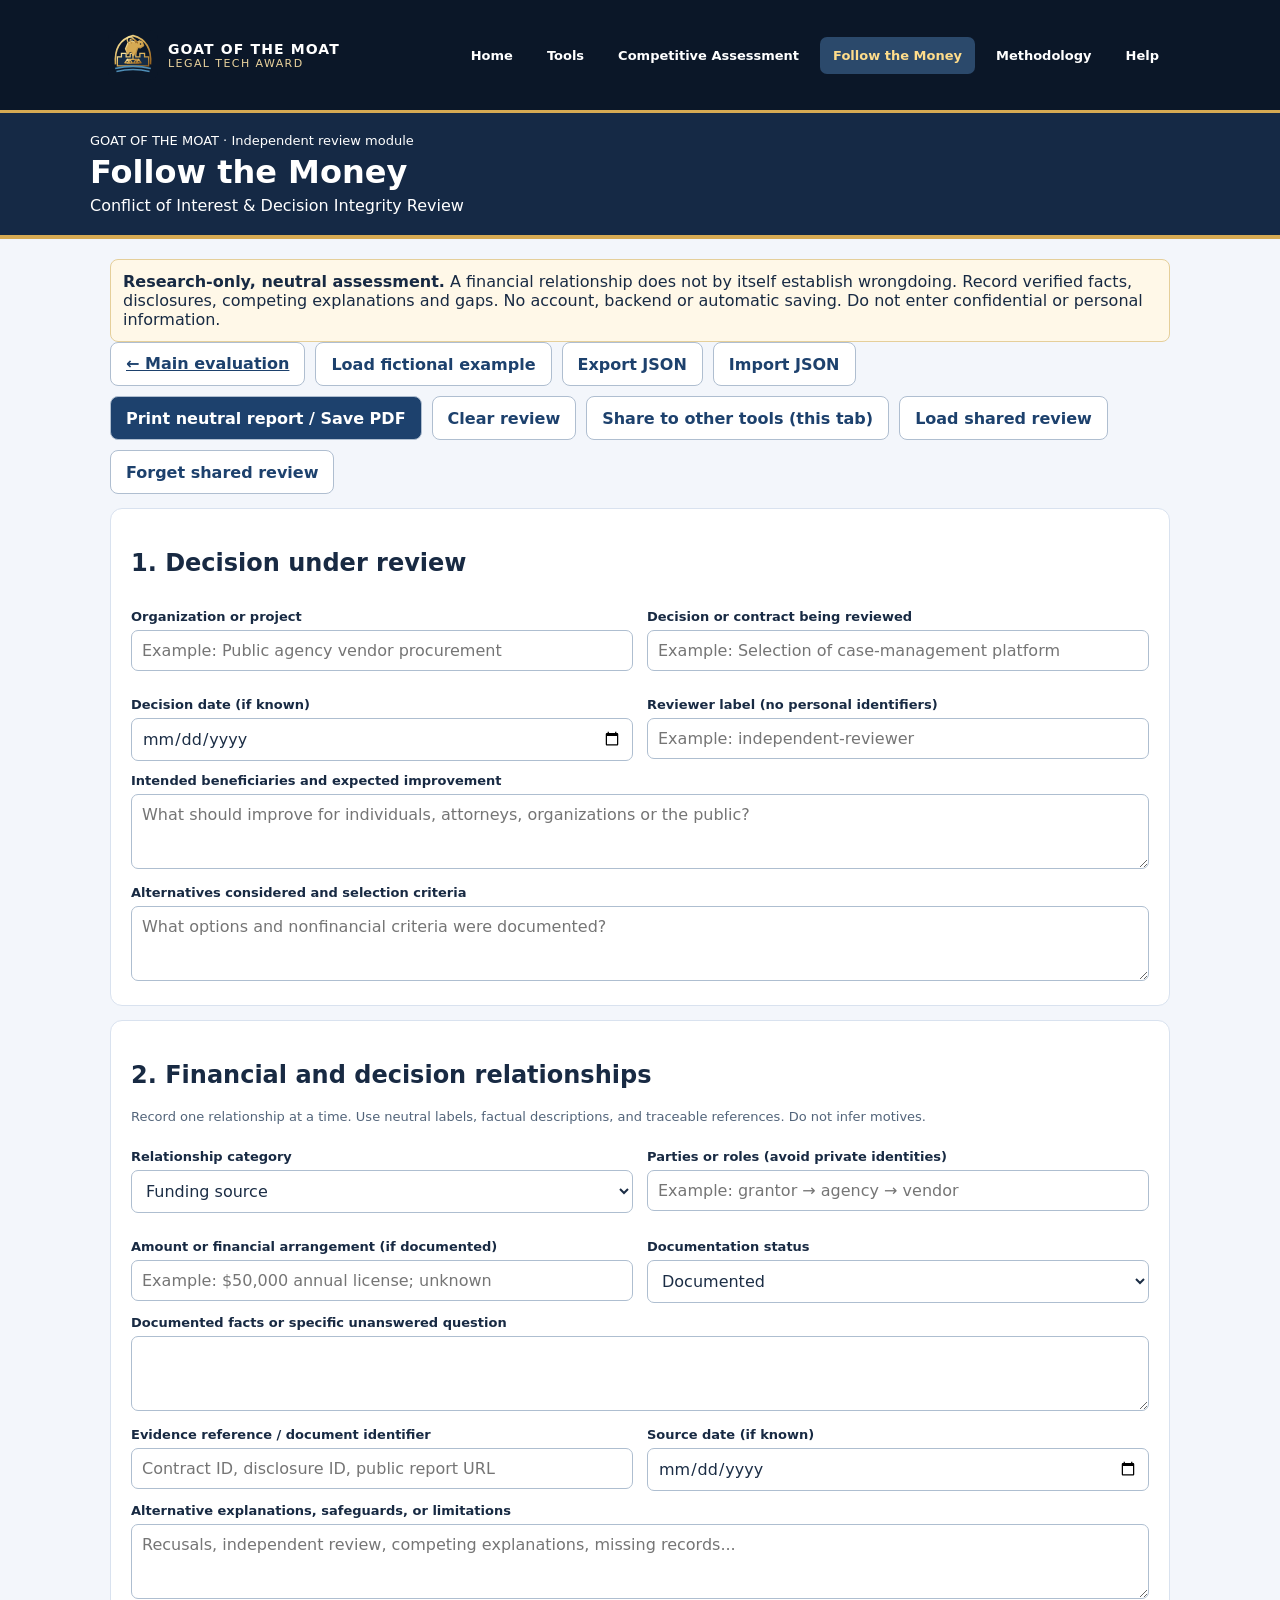
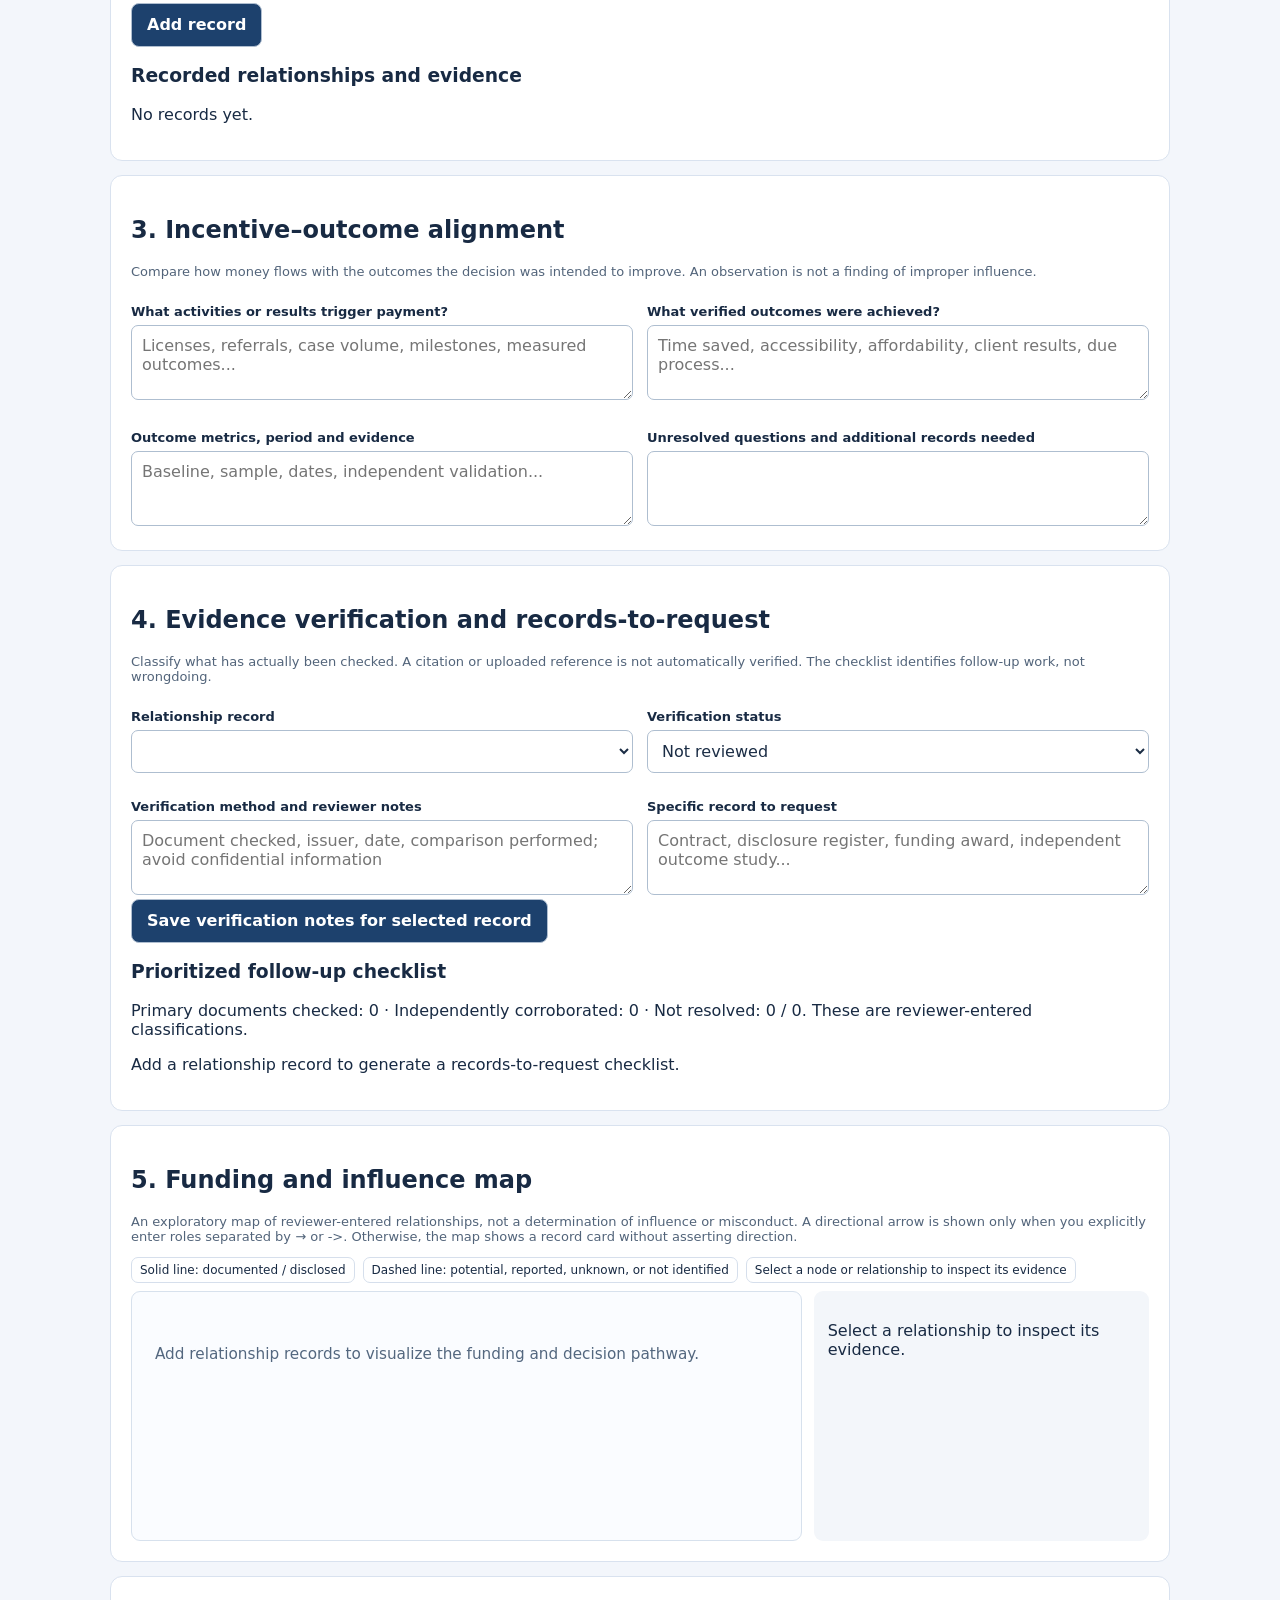
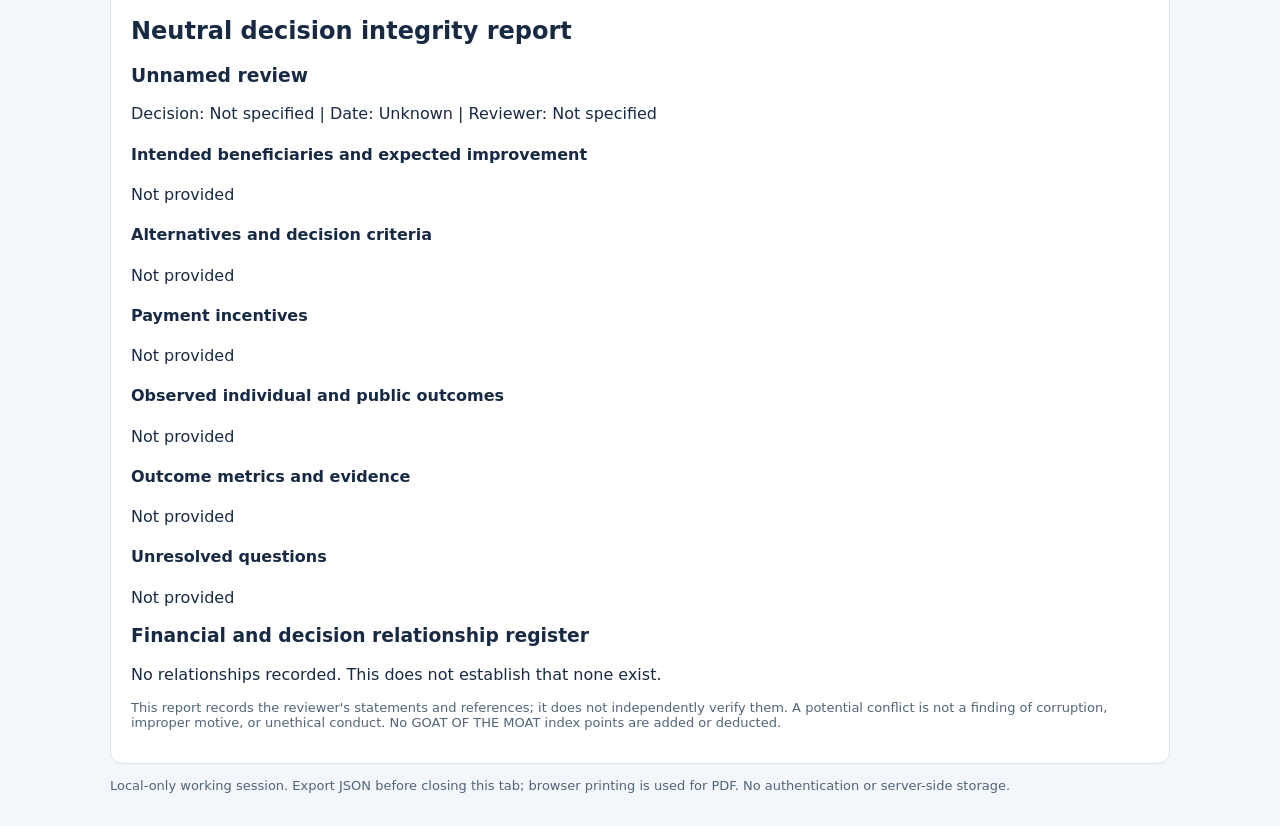
<file: dashboard/decision-integrity.html>
<!doctype html><html lang="en"><head><meta charset="utf-8"><meta name="viewport" content="width=device-width,initial-scale=1"><title>Follow the Money | GOAT OF THE MOAT</title><link rel="stylesheet" href="/assets/decision-integrity.css"><link rel="icon" href="/assets/brand/crest.svg" type="image/svg+xml"><link rel="stylesheet" href="/assets/site.css"></head><body><div id='goatShell'></div><a class="skip" href="#main">Skip to main content</a><header><div class="small">GOAT OF THE MOAT · Independent review module</div><h1>Follow the Money</h1><div>Conflict of Interest &amp; Decision Integrity Review</div></header><main id="main"><div class="notice"><b>Research-only, neutral assessment.</b> A financial relationship does not by itself establish wrongdoing. Record verified facts, disclosures, competing explanations and gaps. No account, backend or automatic saving. Do not enter confidential or personal information.</div>
<div class="row controls"><a class="btn" href="/dashboard/">← Main evaluation</a><button class="btn" id="sample">Load fictional example</button><button class="btn" id="export">Export JSON</button><button class="btn" id="import">Import JSON</button><input id="file" type="file" accept=".json,application/json" hidden><button class="btn primary" id="print">Print neutral report / Save PDF</button><button class="btn" id="clear">Clear review</button><button class="btn" id="shareSession">Share to other tools (this tab)</button><button class="btn" id="loadSession">Load shared review</button><button class="btn" id="forgetSession">Forget shared review</button><span id="shareStatus" role="status" aria-live="polite" class="status"></span></div>
<section class="panel editor"><h2>1. Decision under review</h2><div class="grid"><div><label for="subject">Organization or project</label><input id="subject" maxlength="140" placeholder="Example: Public agency vendor procurement"></div><div><label for="decision">Decision or contract being reviewed</label><input id="decision" maxlength="180" placeholder="Example: Selection of case-management platform"></div><div><label for="date">Decision date (if known)</label><input id="date" type="date"></div><div><label for="reviewer">Reviewer label (no personal identifiers)</label><input id="reviewer" maxlength="80" placeholder="Example: independent-reviewer"></div></div><label for="purpose">Intended beneficiaries and expected improvement</label><textarea id="purpose" maxlength="1500" placeholder="What should improve for individuals, attorneys, organizations or the public?"></textarea><label for="alternatives">Alternatives considered and selection criteria</label><textarea id="alternatives" maxlength="1500" placeholder="What options and nonfinancial criteria were documented?"></textarea></section>
<section class="panel editor"><h2>2. Financial and decision relationships</h2><p class="muted small">Record one relationship at a time. Use neutral labels, factual descriptions, and traceable references. Do not infer motives.</p><div class="grid"><div><label for="category">Relationship category</label><select id="category"><option value="Funding source">Funding source</option><option value="Vendor relationship">Vendor relationship</option><option value="Decision-maker disclosure">Decision-maker disclosure</option><option value="Incentive and payment model">Incentive and payment model</option><option value="Individual or public outcome">Individual or public outcome</option><option value="Procurement and accountability">Procurement and accountability</option></select></div><div><label for="party">Parties or roles (avoid private identities)</label><input id="party" maxlength="180" placeholder="Example: grantor → agency → vendor"></div><div><label for="amount">Amount or financial arrangement (if documented)</label><input id="amount" maxlength="120" placeholder="Example: $50,000 annual license; unknown"></div><div><label for="state">Documentation status</label><select id="state"><option>Documented</option><option>Disclosed and managed</option><option>Potential conflict requiring review</option><option>Reported but unverified</option><option>Unknown / not disclosed</option><option>No conflict identified in reviewed records</option></select></div></div><label for="facts">Documented facts or specific unanswered question</label><textarea id="facts" maxlength="2200"></textarea><div class="grid"><div><label for="source">Evidence reference / document identifier</label><input id="source" maxlength="240" placeholder="Contract ID, disclosure ID, public report URL"></div><div><label for="sourceDate">Source date (if known)</label><input id="sourceDate" type="date"></div></div><label for="counter">Alternative explanations, safeguards, or limitations</label><textarea id="counter" maxlength="1400" placeholder="Recusals, independent review, competing explanations, missing records..."></textarea><div class="row"><button class="btn primary" id="add">Add record</button><span id="formStatus" class="status" role="status" aria-live="polite"></span></div><h3>Recorded relationships and evidence</h3><div id="entries"><p class="muted">No records yet.</p></div></section>
<section class="panel editor"><h2>3. Incentive–outcome alignment</h2><p class="muted small">Compare how money flows with the outcomes the decision was intended to improve. An observation is not a finding of improper influence.</p><div class="grid"><div><label for="reward">What activities or results trigger payment?</label><textarea id="reward" maxlength="1600" placeholder="Licenses, referrals, case volume, milestones, measured outcomes..."></textarea></div><div><label for="outcomes">What verified outcomes were achieved?</label><textarea id="outcomes" maxlength="1600" placeholder="Time saved, accessibility, affordability, client results, due process..."></textarea></div><div><label for="metrics">Outcome metrics, period and evidence</label><textarea id="metrics" maxlength="1600" placeholder="Baseline, sample, dates, independent validation..."></textarea></div><div><label for="gaps">Unresolved questions and additional records needed</label><textarea id="gaps" maxlength="1600"></textarea></div></div></section>
<section class="panel editor" id="verificationPanel"><h2>4. Evidence verification and records-to-request</h2><p class="muted small">Classify what has actually been checked. A citation or uploaded reference is not automatically verified. The checklist identifies follow-up work, not wrongdoing.</p><div class="grid"><div><label for="verifyRecord">Relationship record</label><select id="verifyRecord"></select></div><div><label for="verifyStatus">Verification status</label><select id="verifyStatus"><option value="not-reviewed">Not reviewed</option><option value="primary-verified">Primary document independently checked</option><option value="secondary-corroborated">Independent secondary source corroborated</option><option value="claim-unverified">Claim not independently verified</option><option value="missing-disclosure">Disclosure or relevant record missing</option><option value="conflicting-evidence">Competing or conflicting evidence</option></select></div><div><label for="verifyMethod">Verification method and reviewer notes</label><textarea id="verifyMethod" maxlength="1600" placeholder="Document checked, issuer, date, comparison performed; avoid confidential information"></textarea></div><div><label for="verifyRequest">Specific record to request</label><textarea id="verifyRequest" maxlength="1200" placeholder="Contract, disclosure register, funding award, independent outcome study..."></textarea></div></div><div class="row"><button class="btn primary" id="saveVerification">Save verification notes for selected record</button><span class="status" id="verifyMessage" role="status" aria-live="polite"></span></div><h3>Prioritized follow-up checklist</h3><div id="verificationSummary"></div><div id="requestChecklist"></div></section><section class="panel" id="mapPanel"><h2>5. Funding and influence map</h2><p class="small muted">An exploratory map of reviewer-entered relationships, not a determination of influence or misconduct. A directional arrow is shown only when you explicitly enter roles separated by → or ->. Otherwise, the map shows a record card without asserting direction.</p><div class="mapLegend"><span>Solid line: documented / disclosed</span><span>Dashed line: potential, reported, unknown, or not identified</span><span>Select a node or relationship to inspect its evidence</span></div><div class="mapGrid"><div class="mapFrame"><svg id="relationshipMap" role="img" aria-label="Funding and decision relationship map" viewBox="0 0 700 250"></svg></div><aside class="mapDetail" id="mapDetail" tabindex="0" aria-live="polite">Select a relationship to view its recorded evidence and limitations.</aside></div></section><section class="panel" id="report"><div class="printOnly"><h1>GOAT OF THE MOAT</h1><p>Decision Integrity Review · Provisional factual record · Not a determination of misconduct</p></div><h2>Neutral decision integrity report</h2><div id="reportBody"></div><p class="small muted">This report records the reviewer's statements and references; it does not independently verify them. A potential conflict is not a finding of corruption, improper motive, or unethical conduct. No GOAT OF THE MOAT index points are added or deducted.</p></section>
<p class="small muted">Local-only working session. Export JSON before closing this tab; browser printing is used for PDF. No authentication or server-side storage.</p></main><script src="/assets/decision-integrity.js" defer></script><script src="/assets/site.js" defer></script></body></html>
</file>
<file: assets/site.css>
:root{--navy:#0b1728;--navy2:#152c47;--gold:#d6aa53;--paper:#f4f7fb;--ink:#172a43;--line:#d8e2ef}*{box-sizing:border-box}body{margin:0}#goatShell{font-family:system-ui,-apple-system,sans-serif;color:var(--ink)}#goatShell a{text-decoration:none}#goatShell .goat-header{background:var(--navy);color:#fff;border-bottom:3px solid var(--gold);position:relative;z-index:30}#goatShell .goat-header-inner{max-width:1200px;margin:auto;padding:10px 18px;display:flex;align-items:center;gap:16px}#goatShell .goat-brand{display:flex;align-items:center;gap:10px;color:#fff;min-width:0}#goatShell .goat-brand img{width:50px;height:50px;flex:none}#goatShell .goat-brand strong{display:block;letter-spacing:.08em;font-size:14px}#goatShell .goat-brand small{display:block;color:#ead39d;font-size:11px;letter-spacing:.13em}#goatShell .goat-desktop{margin-left:auto;display:flex;gap:8px;align-items:center}#goatShell .goat-desktop a,#goatShell .goat-mobile-links a{color:#fff;border-radius:7px;padding:11px 13px;display:block;font-weight:600;font-size:13px}#goatShell a[aria-current=page]{background:#2b496b;color:#ffdd8b}#goatShell .goat-desktop a:hover,#goatShell .goat-mobile-links a:hover{background:#28425f}#goatShell .goat-menu-btn{display:none;background:#1f3b59;color:#fff;border:1px solid #b39459;padding:11px 14px;border-radius:8px;font:inherit;font-weight:700;min-height:44px;margin-left:auto;cursor:pointer}#goatShell .goat-drawer{display:none;background:#12263d;border-top:1px solid #37516d}#goatShell .goat-drawer.open{display:block}#goatShell .goat-mobile-links{padding:12px 16px 24px;display:grid;gap:5px}#goatShell .goat-mobile-links a{min-height:44px;display:flex;align-items:center}#goatShell .goat-mobile-links h3{color:#d6aa53;font-size:12px;text-transform:uppercase;letter-spacing:.14em;margin:12px 10px 3px}#goatShell .goat-skip{position:absolute;top:-120px;left:10px;background:white;color:#10233c;padding:10px;z-index:40}#goatShell .goat-skip:focus{top:8px}#goatShell a:focus-visible,#goatShell button:focus-visible{outline:3px solid #f3ce78;outline-offset:2px}.goat-page{max-width:1100px;margin:24px auto;padding:0 20px;font-family:system-ui,-apple-system,sans-serif;color:#172a43}.goat-hero{background:#0b1728;color:#fff;border-radius:18px;padding:clamp(24px,5vw,55px)}.goat-hero h1{font-family:Georgia,serif;font-size:clamp(30px,5vw,55px);line-height:1.12;margin:10px 0}.goat-hero p{color:#dce6f1;max-width:690px}.goat-eyebrow{color:#d6aa53;font-size:12px;letter-spacing:.16em;text-transform:uppercase;font-weight:700}.goat-cards{display:grid;grid-template-columns:repeat(auto-fit,minmax(230px,1fr));gap:15px;margin:22px 0}.goat-card{background:#fff;border:1px solid #d8e2ef;border-radius:12px;padding:22px;box-shadow:0 3px 12px #0b17280a}.goat-card h2{font-size:19px;margin:5px 0}.goat-card p{color:#51657d;line-height:1.5}.goat-action{display:inline-block;background:#1d426f;color:white!important;padding:12px 18px;border-radius:8px;font-weight:700;min-height:44px}.goat-footer{font-family:system-ui,sans-serif;border-top:1px solid #d8e2ef;margin:40px auto 0;padding:22px;max-width:1100px;color:#52647a;font-size:13px}@media(max-width:800px){#goatShell .goat-desktop{display:none}#goatShell .goat-menu-btn{display:block}#goatShell .goat-brand strong{font-size:12px}#goatShell .goat-brand small{font-size:10px}}@media print{#goatShell,.goat-footer{display:none!important}.goat-page{margin:0;max-width:none}}
</file>
<file: assets/decision-integrity.css>
:root{font-family:system-ui,-apple-system,sans-serif;color:#182a43;background:#f3f6fb}*{box-sizing:border-box}body{margin:0}header{background:#152945;color:white;padding:20px max(18px,calc((100vw - 1100px)/2));border-bottom:4px solid #d6aa53}header h1{margin:5px 0;font-size:clamp(23px,4vw,32px)}main{max-width:1100px;margin:auto;padding:20px}a{color:#174c82}.panel{background:white;border:1px solid #d9e2ef;border-radius:12px;padding:20px;margin:14px 0}.notice{background:#fff8e8;border:1px solid #e5cf9a;border-radius:8px;padding:12px}.muted{color:#52647a}.small{font-size:13px}.row{display:flex;flex-wrap:wrap;gap:10px;align-items:center}.grid{display:grid;grid-template-columns:repeat(2,minmax(0,1fr));gap:14px}.btn{font:inherit;font-weight:600;padding:11px 15px;border-radius:8px;border:1px solid #afbed0;background:white;color:#1d416d;cursor:pointer;min-height:44px}.primary{background:#1d416d;color:white}.btn:focus-visible,input:focus-visible,select:focus-visible,textarea:focus-visible,a:focus-visible{outline:3px solid #cf9f43;outline-offset:2px}label{display:block;font-size:13px;font-weight:650;margin:12px 0 6px}input,textarea,select{width:100%;padding:10px;border:1px solid #aebed0;border-radius:7px;font:inherit;background:white;color:#1b2d45}textarea{min-height:75px}fieldset{border:1px solid #d8e2ed;border-radius:10px;margin:14px 0;padding:15px}legend{font-weight:750;padding:0 8px}details{margin:10px 0}summary{cursor:pointer;font-weight:600}.entry{background:#f8fafd;border:1px solid #dce4ef;padding:12px;border-radius:8px;margin:10px 0}.entry h4{margin:0 0 8px}table{border-collapse:collapse;width:100%;font-size:13px}th,td{text-align:left;border-bottom:1px solid #d9e2ed;padding:8px;vertical-align:top;overflow-wrap:anywhere}th{background:#eaf0f8}.tag{display:inline-block;background:#eaf0f8;padding:4px 8px;border-radius:8px;font-size:12px}.mapGrid{display:grid;grid-template-columns:minmax(0,2fr) minmax(230px,1fr);gap:12px}.mapFrame{overflow:auto;border:1px solid #d7e1ed;border-radius:9px;background:#fafcff;min-height:250px}.mapFrame svg{display:block;width:100%;min-width:480px;height:auto}.mapDetail{background:#f3f6fa;border-radius:9px;padding:14px;overflow-wrap:anywhere}.mapLegend{display:flex;flex-wrap:wrap;gap:8px;margin:8px 0}.mapLegend span{font-size:12px;border:1px solid #d6dfec;border-radius:7px;padding:5px 8px}.mapNode{cursor:pointer}.mapNode:focus{outline:none}.mapNode:focus rect{stroke:#c18a2e;stroke-width:4}.mapNode:hover rect{stroke:#1c5e9b;stroke-width:3}.printOnly{display:none}.skip{position:absolute;top:-100px;left:8px;background:white;padding:10px}.skip:focus{top:8px}.status{min-height:20px;color:#24527c;font-size:13px}@media(max-width:650px){.grid,.mapGrid{grid-template-columns:1fr}.row>.btn{flex:1 1 100%}main{padding:12px}.panel{padding:14px}}@media print{@page{size:letter;margin:.6in}body{background:white;color:#111}header,.controls,.notice,.editor,.skip{display:none!important}main{max-width:none;padding:0}.panel{border:0;padding:0;margin:0;break-inside:avoid}.printOnly{display:block}#report{display:block!important}#mapPanel{break-before:page}.mapGrid{display:block}.mapDetail{margin-top:10px}.mapFrame svg{min-width:0}#report h2{border-bottom:2px solid #333;padding-bottom:7px}#report table{font-size:10px}#report tr{break-inside:avoid}#report thead{display:table-header-group}.pagebreak{break-before:page}}@media(prefers-reduced-motion:reduce){*{scroll-behavior:auto!important}}
</file>
